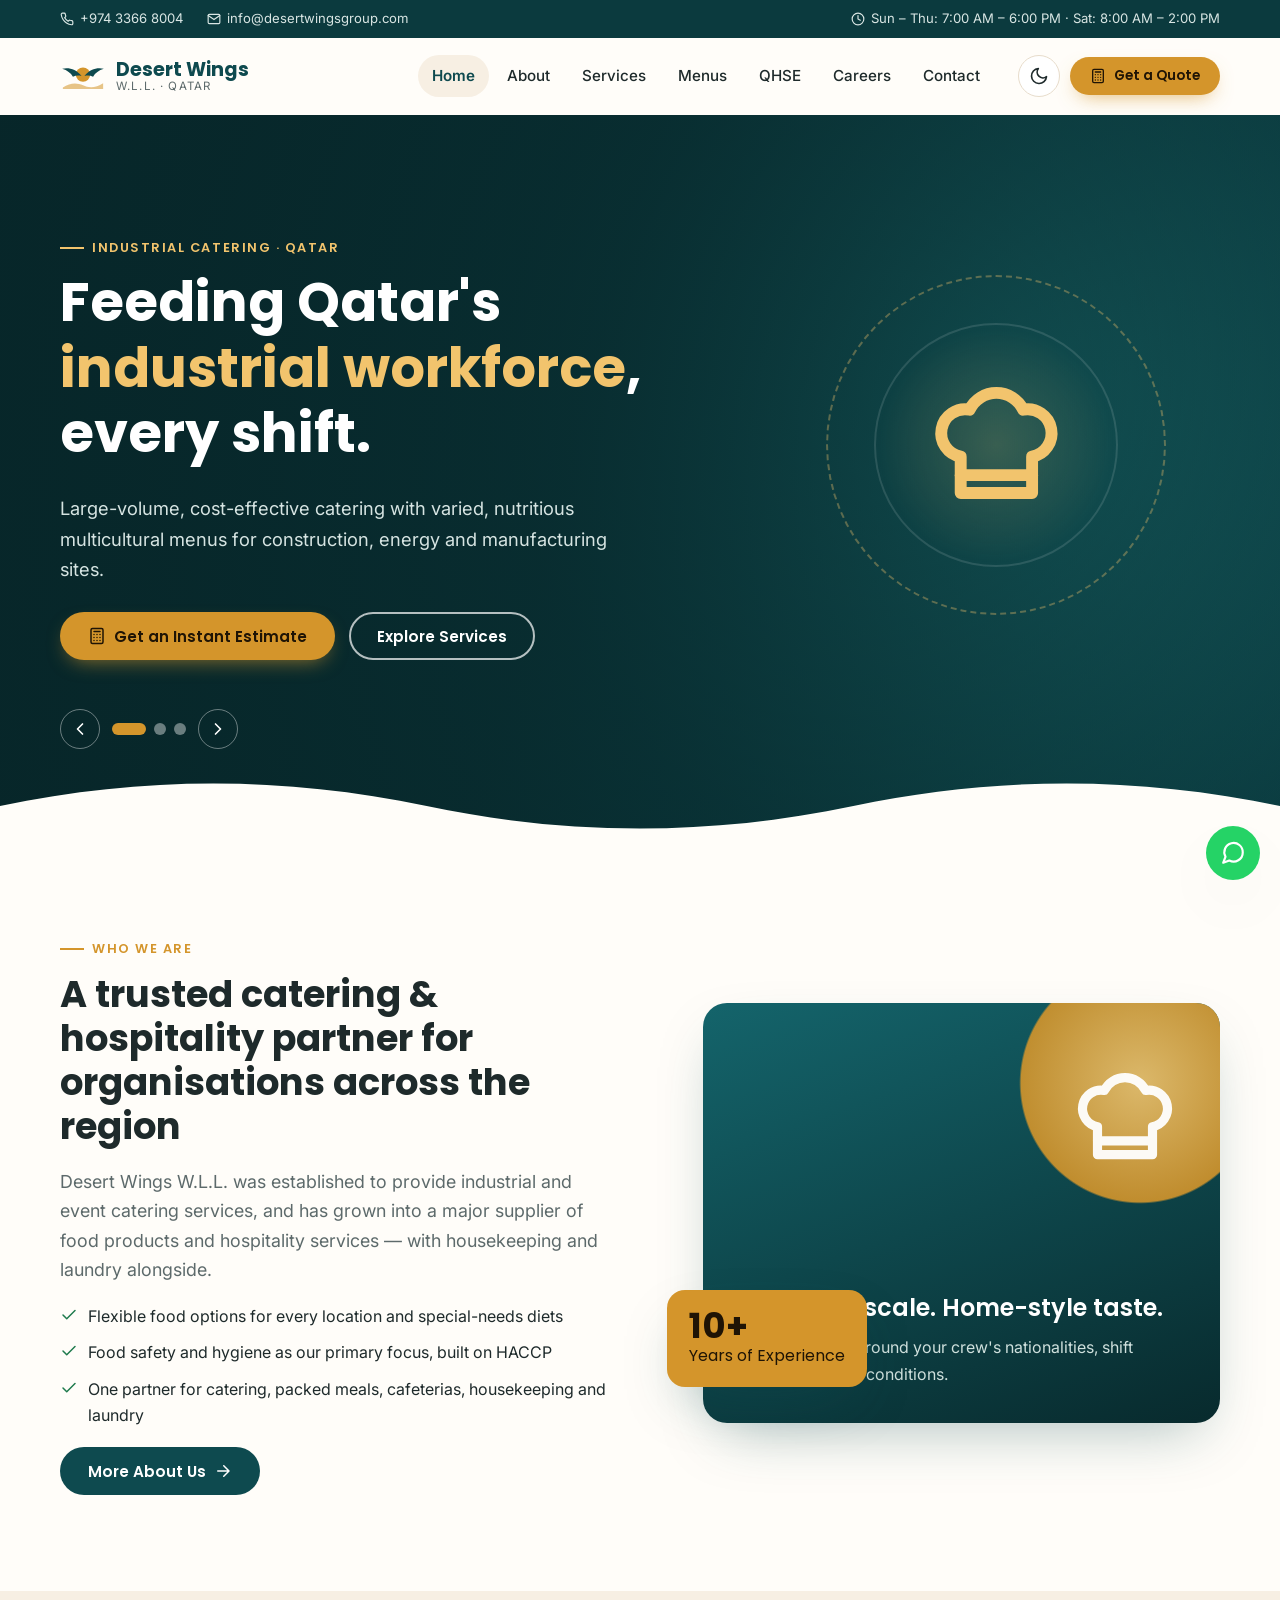
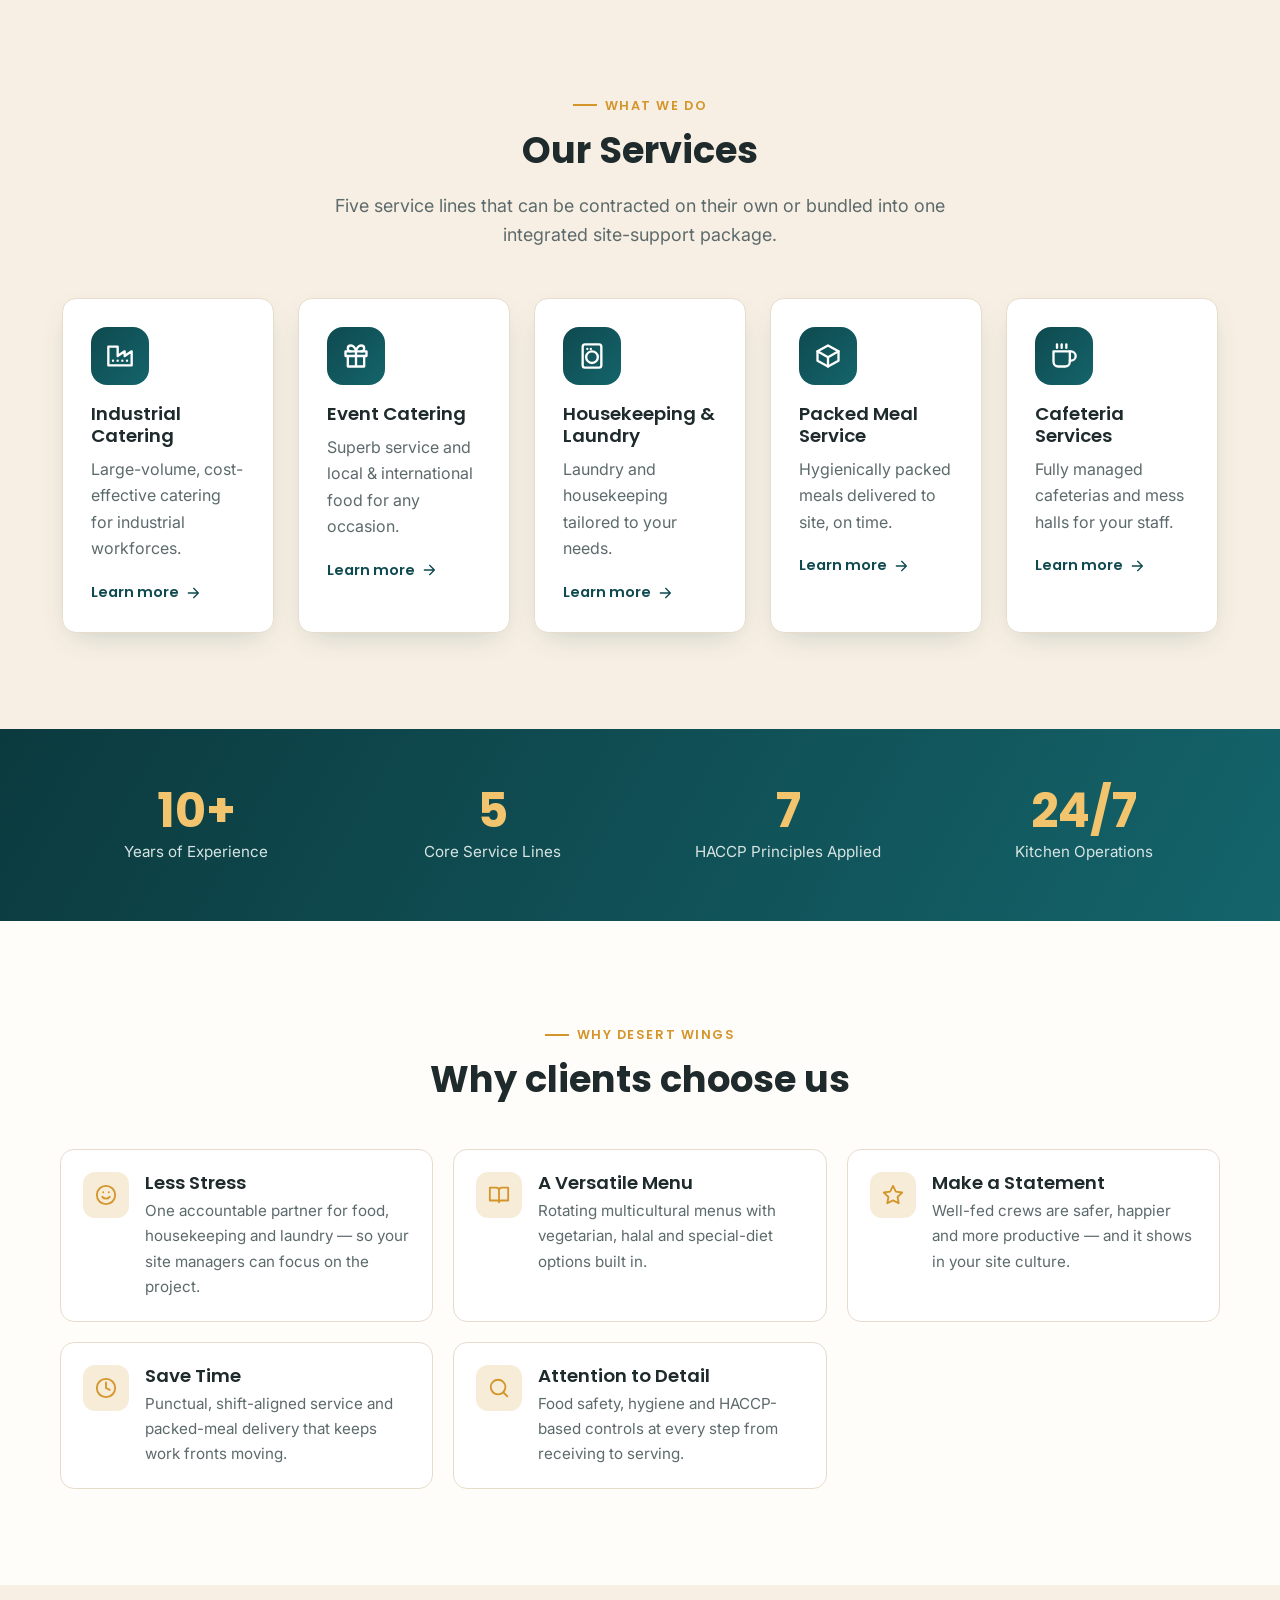
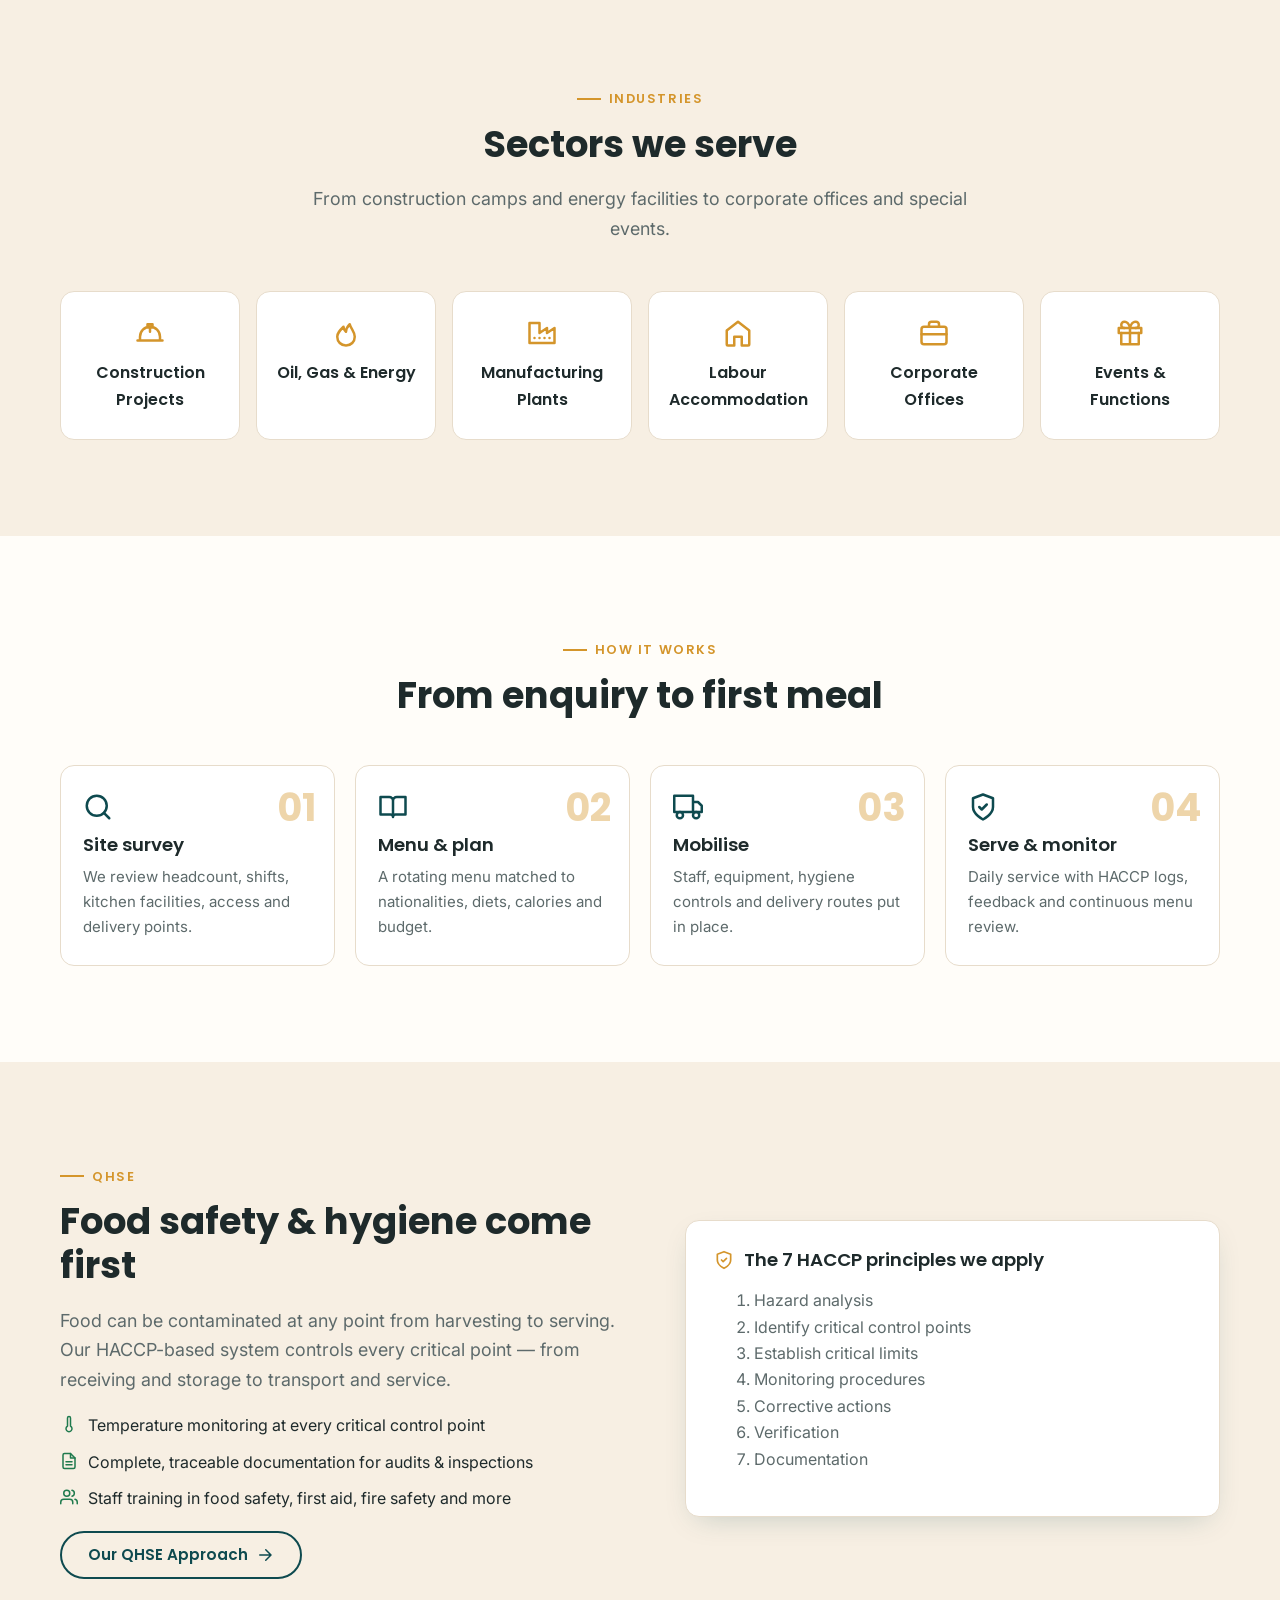
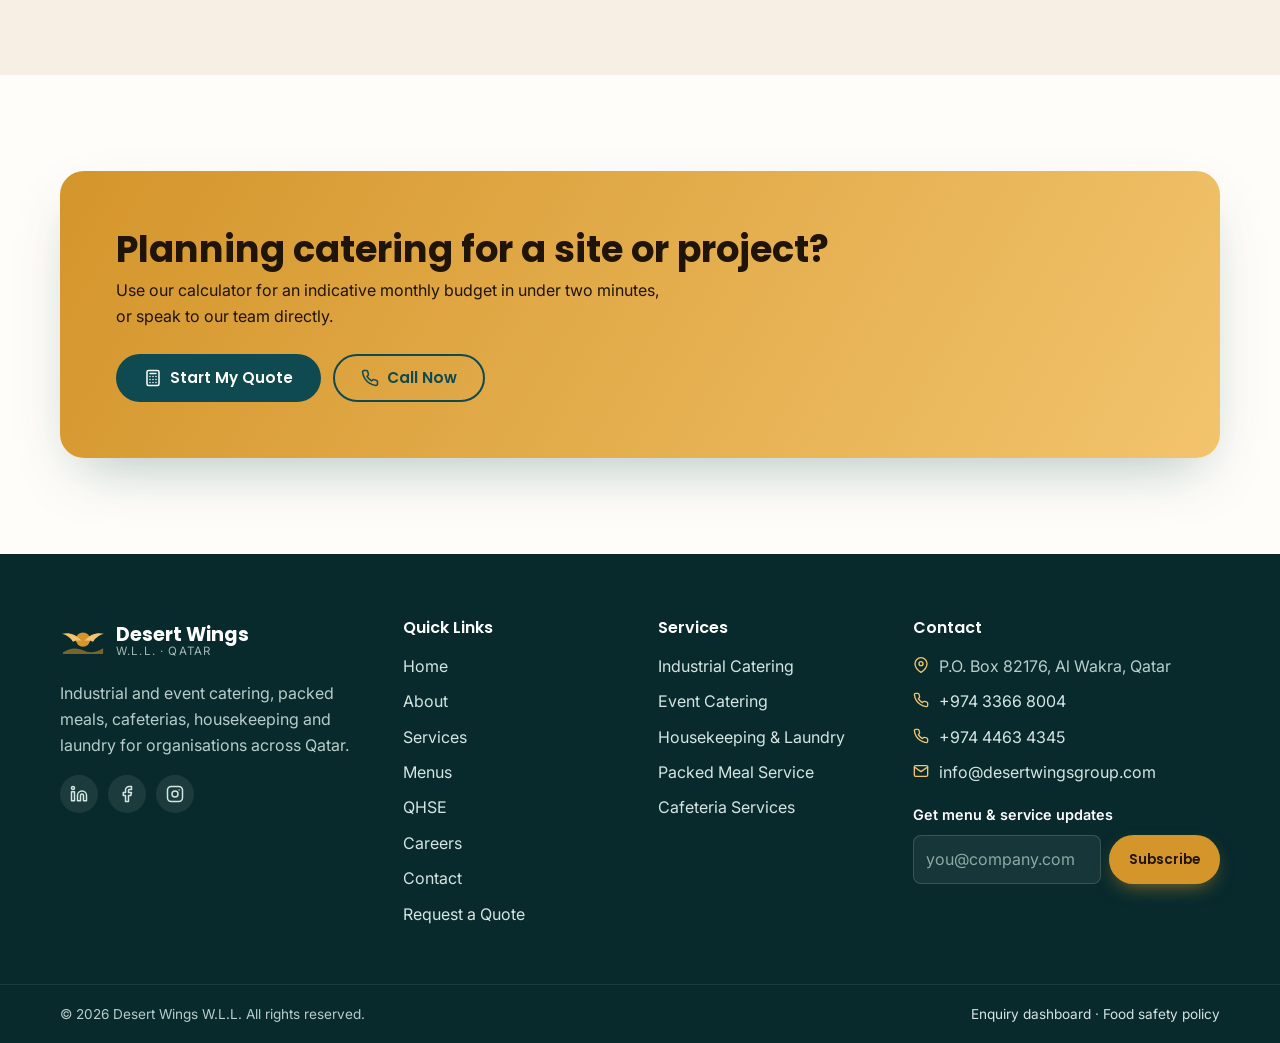
<file: index.html>
<!DOCTYPE html>
<html lang="en">
<head>
  <meta charset="UTF-8">
  <meta name="viewport" content="width=device-width, initial-scale=1">
  <title>Desert Wings W.L.L. | Industrial & Event Catering in Qatar</title>
  <meta name="description" content="Desert Wings W.L.L. provides industrial catering, event catering, packed meals, cafeteria management, housekeeping and laundry services across Qatar.">
  <meta property="og:title" content="Desert Wings W.L.L. — Industrial & Event Catering, Qatar">
  <meta property="og:description" content="Large-volume workforce catering, packed meals, cafeterias, housekeeping and laundry from Al Wakra, Qatar.">
  <meta property="og:type" content="website">
  <meta name="theme-color" content="#0e4a4f">
  <link rel="icon" href="images/favicon.svg" type="image/svg+xml">
  <link rel="preconnect" href="https://fonts.googleapis.com">
  <link rel="preconnect" href="https://fonts.gstatic.com" crossorigin>
  <link href="https://fonts.googleapis.com/css2?family=Inter:wght@400;500;600&family=Poppins:wght@500;600;700&display=swap" rel="stylesheet">
  <link rel="stylesheet" href="css/style.css">
  <!-- Apply saved theme before the page paints (prevents a flash of the wrong theme) -->
  <script>try{document.documentElement.dataset.theme=localStorage.getItem("dw_theme")||(matchMedia("(prefers-color-scheme: dark)").matches?"dark":"light")}catch(e){}</script>
  <!-- Structured data helps search engines show the business correctly -->
  <script type="application/ld+json">
  {
    "@context": "https://schema.org",
    "@type": "FoodEstablishment",
    "name": "Desert Wings W.L.L.",
    "servesCuisine": ["Indian", "Arabic", "Filipino", "Nepali", "Continental"],
    "telephone": "+974 3366 8004",
    "email": "info@desertwingsgroup.com",
    "url": "https://www.desertwingsgroup.com/",
    "address": { "@type": "PostalAddress", "postOfficeBoxNumber": "82176", "addressLocality": "Al Wakra", "addressCountry": "QA" }
  }
  </script>
</head>
<body>
  <div id="site-header"></div>

  <main id="main">
    <!-- ===== HERO SLIDER ===== -->
    <section class="hero" aria-roledescription="carousel" aria-label="Desert Wings highlights">
      <div class="slider" data-slider tabindex="0">
        <div class="slide" aria-roledescription="slide" aria-label="1 of 3">
          <div class="container slide-inner">
            <div class="slide-copy">
              <span class="eyebrow">Industrial Catering · Qatar</span>
              <h1>Feeding Qatar's <span>industrial workforce</span>, every shift.</h1>
              <p>Large-volume, cost-effective catering with varied, nutritious multicultural menus for construction, energy and manufacturing sites.</p>
              <div class="slide-actions">
                <a class="btn btn-primary" href="quote.html"><i data-icon="calc" data-size="18"></i> Get an Instant Estimate</a>
                <a class="btn btn-ghost-light" href="services.html">Explore Services</a>
              </div>
            </div>
            <div class="hero-art"><i data-icon="chef" data-size="140"></i></div>
          </div>
        </div>
        <div class="slide" aria-roledescription="slide" aria-label="2 of 3">
          <div class="container slide-inner">
            <div class="slide-copy">
              <span class="eyebrow">Packed Meal Service</span>
              <h2>Hygienic packed meals, <span>delivered on schedule.</span></h2>
              <p>Sealed, temperature-controlled meal boxes delivered straight to work fronts, field teams and remote locations.</p>
              <div class="slide-actions">
                <a class="btn btn-primary" href="services.html#packed">Packed Meals</a>
                <a class="btn btn-ghost-light" href="menu.html">View Sample Menu</a>
              </div>
            </div>
            <div class="hero-art"><i data-icon="truck" data-size="140"></i></div>
          </div>
        </div>
        <div class="slide" aria-roledescription="slide" aria-label="3 of 3">
          <div class="container slide-inner">
            <div class="slide-copy">
              <span class="eyebrow">Housekeeping & Laundry</span>
              <h2>Clean camps, fresh linen, <span>handled with care.</span></h2>
              <p>Housekeeping and laundry tailored to your needs — by staff who know how to treat every type of clothing material.</p>
              <div class="slide-actions">
                <a class="btn btn-primary" href="services.html#housekeeping">Housekeeping & Laundry</a>
                <a class="btn btn-ghost-light" href="contact.html">Talk to Us</a>
              </div>
            </div>
            <div class="hero-art"><i data-icon="laundry" data-size="140"></i></div>
          </div>
        </div>

        <div class="slider-controls">
          <div class="container">
            <button class="slider-arrow slider-prev" type="button" aria-label="Previous slide"><i data-icon="left" data-size="20"></i></button>
            <div class="slider-dots"></div>
            <button class="slider-arrow slider-next" type="button" aria-label="Next slide"><i data-icon="right" data-size="20"></i></button>
          </div>
        </div>
      </div>
      <!-- Decorative sand-dune divider -->
      <svg class="dunes" viewBox="0 0 1440 70" preserveAspectRatio="none" aria-hidden="true"><path fill="currentColor" d="M0 40c160-30 320-30 480 0s320 30 480 0 320-30 480 0v30H0z"/></svg>
    </section>

    <!-- ===== INTRO ===== -->
    <section class="section">
      <div class="container split">
        <div class="reveal">
          <span class="eyebrow">Who we are</span>
          <h2>A trusted catering & hospitality partner for organisations across the region</h2>
          <p class="lead">Desert Wings W.L.L. was established to provide industrial and event catering services, and has grown into a major supplier of food products and hospitality services — with housekeeping and laundry alongside.</p>
          <ul class="check-list">
            <li><i data-icon="check" data-size="18"></i> Flexible food options for every location and special-needs diets</li>
            <li><i data-icon="check" data-size="18"></i> Food safety and hygiene as our primary focus, built on HACCP</li>
            <li><i data-icon="check" data-size="18"></i> One partner for catering, packed meals, cafeterias, housekeeping and laundry</li>
          </ul>
          <a class="btn btn-dark" href="about.html">More About Us <i data-icon="arrow" data-size="18"></i></a>
        </div>
        <div class="exp-wrap reveal" style="--d:120ms">
          <div class="intro-visual">
            <i class="big-icon" data-icon="chef" data-size="110"></i>
            <h3>Industrial scale. Home-style taste.</h3>
            <p>Menus planned around your crew's nationalities, shift patterns and site conditions.</p>
          </div>
          <div class="exp-badge"><strong>10+</strong>Years of Experience</div>
        </div>
      </div>
    </section>

    <!-- ===== SERVICES ===== -->
    <section class="section section-alt" id="services">
      <div class="container">
        <div class="section-head reveal">
          <span class="eyebrow">What we do</span>
          <h2>Our Services</h2>
          <p class="lead">Five service lines that can be contracted on their own or bundled into one integrated site-support package.</p>
        </div>
        <div class="grid" id="serviceCards"><!-- filled by main.js from data.js --></div>
      </div>
    </section>

    <!-- ===== STATS ===== -->
    <section class="stats-band" aria-label="Key figures">
      <div class="container stats" id="statsGrid"><!-- filled by main.js --></div>
    </section>

    <!-- ===== WHY US ===== -->
    <section class="section">
      <div class="container">
        <div class="section-head reveal">
          <span class="eyebrow">Why Desert Wings</span>
          <h2>Why clients choose us</h2>
        </div>
        <div class="values" id="valueCards"><!-- filled by main.js --></div>
      </div>
    </section>

    <!-- ===== SECTORS ===== -->
    <section class="section section-alt">
      <div class="container">
        <div class="section-head reveal">
          <span class="eyebrow">Industries</span>
          <h2>Sectors we serve</h2>
          <p class="lead">From construction camps and energy facilities to corporate offices and special events.</p>
        </div>
        <div class="sectors" id="sectorGrid"><!-- filled by main.js --></div>
      </div>
    </section>

    <!-- ===== PROCESS ===== -->
    <section class="section">
      <div class="container">
        <div class="section-head reveal">
          <span class="eyebrow">How it works</span>
          <h2>From enquiry to first meal</h2>
        </div>
        <div class="process">
          <div class="process-step reveal"><i data-icon="search" data-size="30"></i><h3>Site survey</h3><p>We review headcount, shifts, kitchen facilities, access and delivery points.</p></div>
          <div class="process-step reveal" style="--d:80ms"><i data-icon="menu" data-size="30"></i><h3>Menu & plan</h3><p>A rotating menu matched to nationalities, diets, calories and budget.</p></div>
          <div class="process-step reveal" style="--d:160ms"><i data-icon="truck" data-size="30"></i><h3>Mobilise</h3><p>Staff, equipment, hygiene controls and delivery routes put in place.</p></div>
          <div class="process-step reveal" style="--d:240ms"><i data-icon="shield" data-size="30"></i><h3>Serve & monitor</h3><p>Daily service with HACCP logs, feedback and continuous menu review.</p></div>
        </div>
      </div>
    </section>

    <!-- ===== FOOD SAFETY TEASER ===== -->
    <section class="section section-alt">
      <div class="container split">
        <div class="reveal">
          <span class="eyebrow">QHSE</span>
          <h2>Food safety & hygiene come first</h2>
          <p class="lead">Food can be contaminated at any point from harvesting to serving. Our HACCP-based system controls every critical point — from receiving and storage to transport and service.</p>
          <ul class="check-list">
            <li><i data-icon="thermo" data-size="18"></i> Temperature monitoring at every critical control point</li>
            <li><i data-icon="file" data-size="18"></i> Complete, traceable documentation for audits & inspections</li>
            <li><i data-icon="users" data-size="18"></i> Staff training in food safety, first aid, fire safety and more</li>
          </ul>
          <a class="btn btn-outline" href="qhse.html">Our QHSE Approach <i data-icon="arrow" data-size="18"></i></a>
        </div>
        <div class="reveal" style="--d:120ms">
          <div class="card">
            <h3><i data-icon="shield" data-size="20"></i> The 7 HACCP principles we apply</h3>
            <ol class="muted">
              <li>Hazard analysis</li><li>Identify critical control points</li><li>Establish critical limits</li>
              <li>Monitoring procedures</li><li>Corrective actions</li><li>Verification</li><li>Documentation</li>
            </ol>
          </div>
        </div>
      </div>
    </section>

    <!-- ===== CTA ===== -->
    <section class="section">
      <div class="container">
        <div class="cta-band reveal">
          <div>
            <h2>Planning catering for a site or project?</h2>
            <p>Use our calculator for an indicative monthly budget in under two minutes, or speak to our team directly.</p>
          </div>
          <div class="cta-actions">
            <a class="btn btn-dark" href="quote.html"><i data-icon="calc" data-size="18"></i> Start My Quote</a>
            <a class="btn btn-outline" href="tel:+97433668004"><i data-icon="phone" data-size="18"></i> Call Now</a>
          </div>
        </div>
      </div>
    </section>
  </main>

  <div id="site-footer"></div>

  <script src="js/data.js"></script>
  <script src="js/components.js"></script>
  <script src="js/main.js"></script>
</body>
</html>
</file>
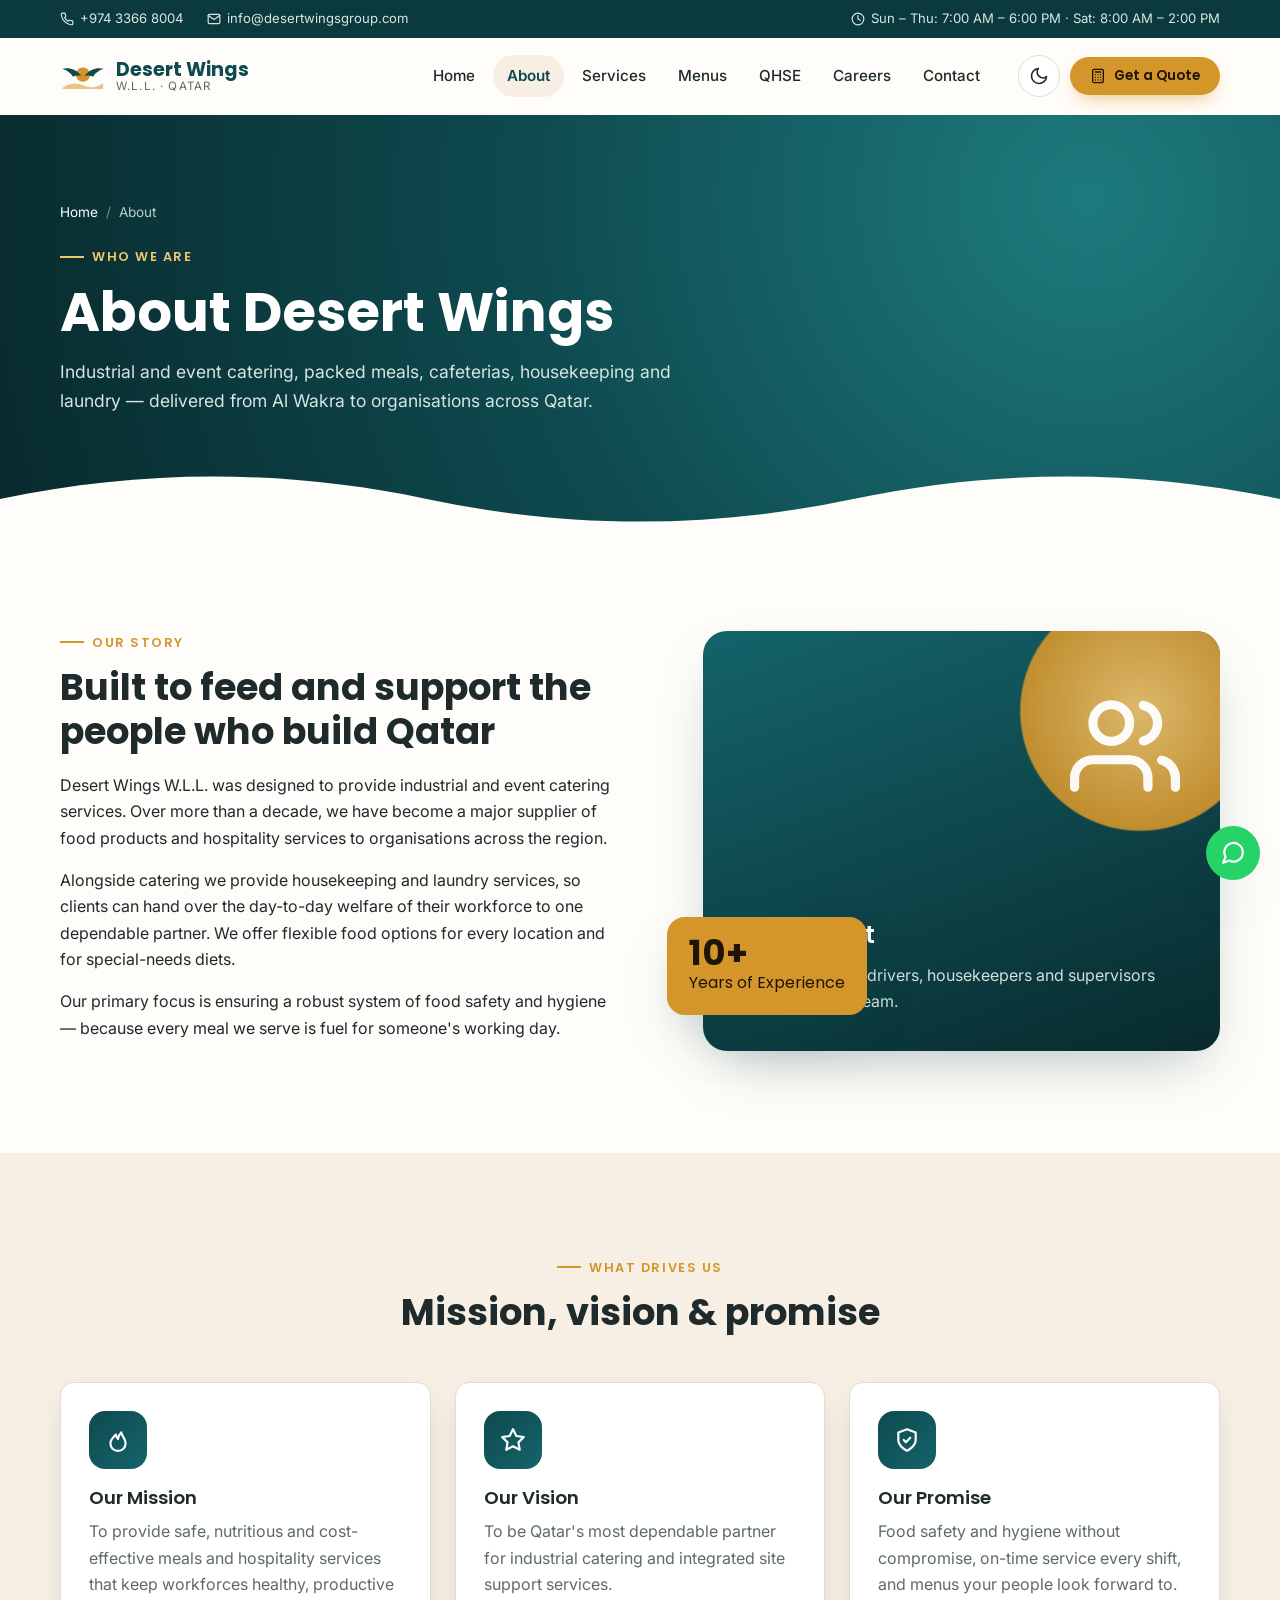
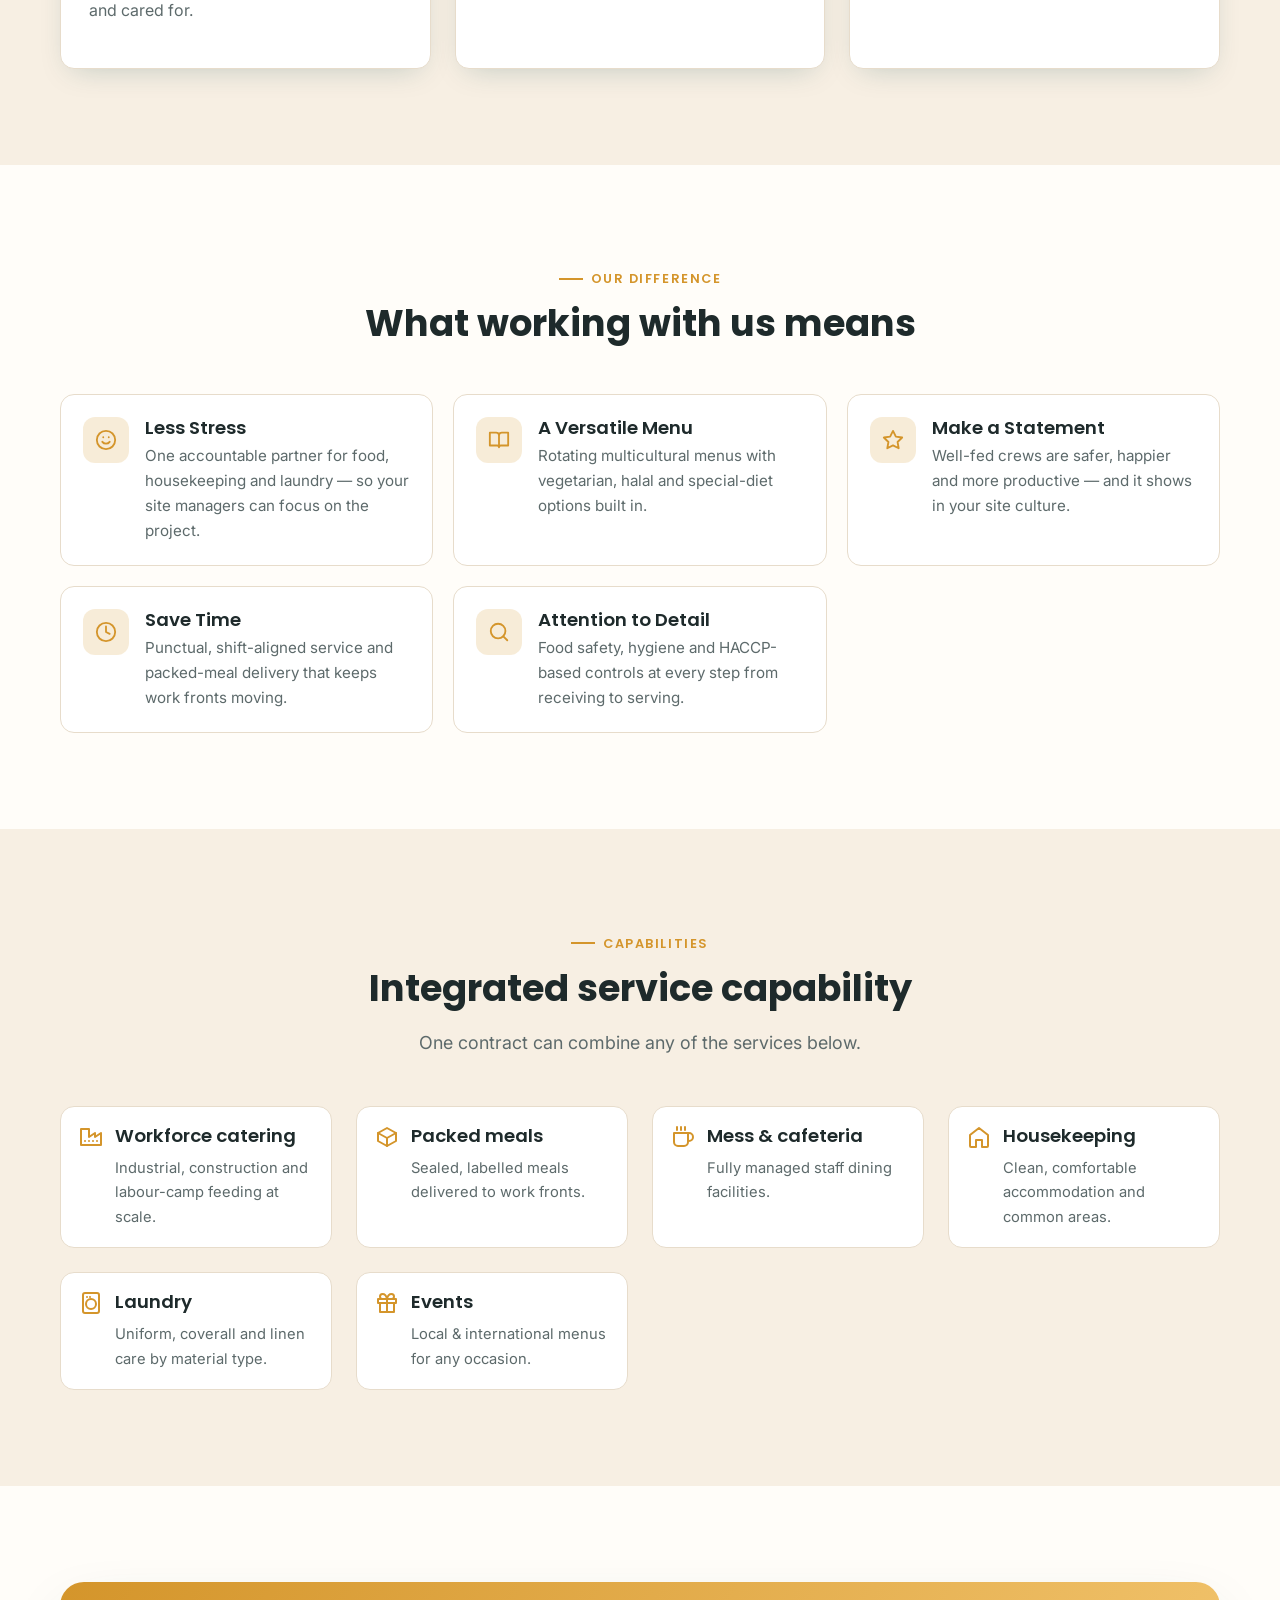
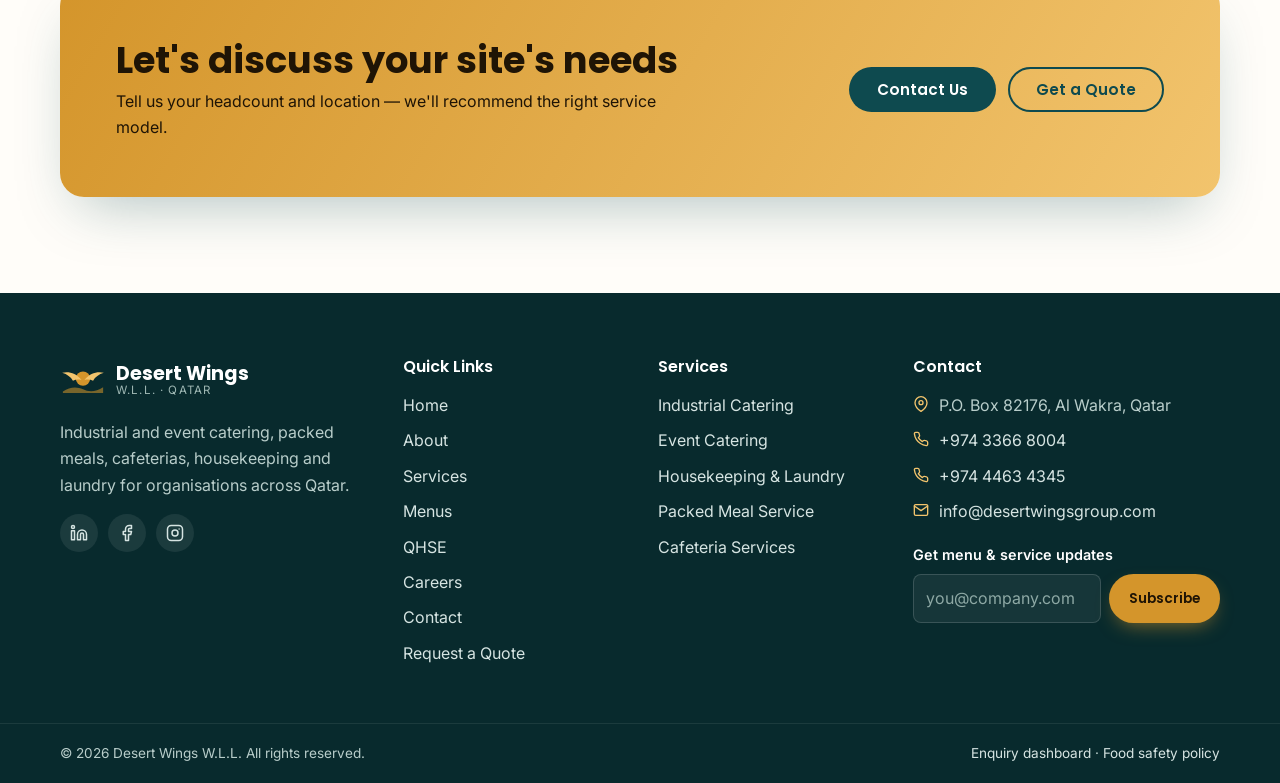
<file: about.html>
<!DOCTYPE html>
<html lang="en">
<head>
  <meta charset="UTF-8">
  <meta name="viewport" content="width=device-width, initial-scale=1">
  <title>About Us | Desert Wings W.L.L.</title>
  <meta name="description" content="Learn about Desert Wings W.L.L., an Al Wakra–based provider of industrial and event catering, housekeeping and laundry services in Qatar.">
  <meta name="theme-color" content="#0e4a4f">
  <link rel="icon" href="images/favicon.svg" type="image/svg+xml">
  <link rel="preconnect" href="https://fonts.googleapis.com">
  <link rel="preconnect" href="https://fonts.gstatic.com" crossorigin>
  <link href="https://fonts.googleapis.com/css2?family=Inter:wght@400;500;600&family=Poppins:wght@500;600;700&display=swap" rel="stylesheet">
  <link rel="stylesheet" href="css/style.css">
  <script>try{document.documentElement.dataset.theme=localStorage.getItem("dw_theme")||(matchMedia("(prefers-color-scheme: dark)").matches?"dark":"light")}catch(e){}</script>
</head>
<body>
  <div id="site-header"></div>

  <main id="main">
    <section class="page-hero">
      <div class="container">
        <ol class="breadcrumb"><li><a href="index.html">Home</a></li><li aria-current="page">About</li></ol>
        <span class="eyebrow">Who we are</span>
        <h1>About Desert Wings</h1>
        <p>Industrial and event catering, packed meals, cafeterias, housekeeping and laundry — delivered from Al Wakra to organisations across Qatar.</p>
      </div>
      <svg class="dunes" viewBox="0 0 1440 70" preserveAspectRatio="none" aria-hidden="true"><path fill="currentColor" d="M0 40c160-30 320-30 480 0s320 30 480 0 320-30 480 0v30H0z"/></svg>
    </section>

    <!-- Story -->
    <section class="section">
      <div class="container split">
        <div class="reveal">
          <span class="eyebrow">Our story</span>
          <h2>Built to feed and support the people who build Qatar</h2>
          <p>Desert Wings W.L.L. was designed to provide industrial and event catering services. Over more than a decade, we have become a major supplier of food products and hospitality services to organisations across the region.</p>
          <p>Alongside catering we provide housekeeping and laundry services, so clients can hand over the day-to-day welfare of their workforce to one dependable partner. We offer flexible food options for every location and for special-needs diets.</p>
          <p>Our primary focus is ensuring a robust system of food safety and hygiene — because every meal we serve is fuel for someone's working day.</p>
        </div>
        <div class="exp-wrap reveal" style="--d:120ms">
          <div class="intro-visual">
            <i class="big-icon" data-icon="users" data-size="110"></i>
            <h3>People first</h3>
            <p>Chefs, stewards, drivers, housekeepers and supervisors working as one team.</p>
          </div>
          <div class="exp-badge"><strong>10+</strong>Years of Experience</div>
        </div>
      </div>
    </section>

    <!-- Mission / Vision / Promise -->
    <section class="section section-alt">
      <div class="container">
        <div class="section-head reveal">
          <span class="eyebrow">What drives us</span>
          <h2>Mission, vision & promise</h2>
        </div>
        <div class="grid grid-3">
          <article class="card reveal">
            <div class="card-icon"><i data-icon="flame" data-size="26"></i></div>
            <h3>Our Mission</h3>
            <p class="muted">To provide safe, nutritious and cost-effective meals and hospitality services that keep workforces healthy, productive and cared for.</p>
          </article>
          <article class="card reveal" style="--d:80ms">
            <div class="card-icon"><i data-icon="star" data-size="26"></i></div>
            <h3>Our Vision</h3>
            <p class="muted">To be Qatar's most dependable partner for industrial catering and integrated site support services.</p>
          </article>
          <article class="card reveal" style="--d:160ms">
            <div class="card-icon"><i data-icon="shield" data-size="26"></i></div>
            <h3>Our Promise</h3>
            <p class="muted">Food safety and hygiene without compromise, on-time service every shift, and menus your people look forward to.</p>
          </article>
        </div>
      </div>
    </section>

    <!-- Values -->
    <section class="section">
      <div class="container">
        <div class="section-head reveal">
          <span class="eyebrow">Our difference</span>
          <h2>What working with us means</h2>
        </div>
        <div class="values" id="valueCards"></div>
      </div>
    </section>

    <!-- Capabilities matrix -->
    <section class="section section-alt">
      <div class="container">
        <div class="section-head reveal">
          <span class="eyebrow">Capabilities</span>
          <h2>Integrated service capability</h2>
          <p class="lead">One contract can combine any of the services below.</p>
        </div>
        <div class="grid grid-auto">
          <div class="perk reveal"><i data-icon="factory"></i><div><h3>Workforce catering</h3><p>Industrial, construction and labour-camp feeding at scale.</p></div></div>
          <div class="perk reveal"><i data-icon="box"></i><div><h3>Packed meals</h3><p>Sealed, labelled meals delivered to work fronts.</p></div></div>
          <div class="perk reveal"><i data-icon="coffee"></i><div><h3>Mess & cafeteria</h3><p>Fully managed staff dining facilities.</p></div></div>
          <div class="perk reveal"><i data-icon="home"></i><div><h3>Housekeeping</h3><p>Clean, comfortable accommodation and common areas.</p></div></div>
          <div class="perk reveal"><i data-icon="laundry"></i><div><h3>Laundry</h3><p>Uniform, coverall and linen care by material type.</p></div></div>
          <div class="perk reveal"><i data-icon="party"></i><div><h3>Events</h3><p>Local & international menus for any occasion.</p></div></div>
        </div>
      </div>
    </section>

    <section class="section">
      <div class="container">
        <div class="cta-band reveal">
          <div>
            <h2>Let's discuss your site's needs</h2>
            <p>Tell us your headcount and location — we'll recommend the right service model.</p>
          </div>
          <div class="cta-actions">
            <a class="btn btn-dark" href="contact.html">Contact Us</a>
            <a class="btn btn-outline" href="quote.html">Get a Quote</a>
          </div>
        </div>
      </div>
    </section>
  </main>

  <div id="site-footer"></div>

  <script src="js/data.js"></script>
  <script src="js/components.js"></script>
  <script src="js/main.js"></script>
</body>
</html>
</file>
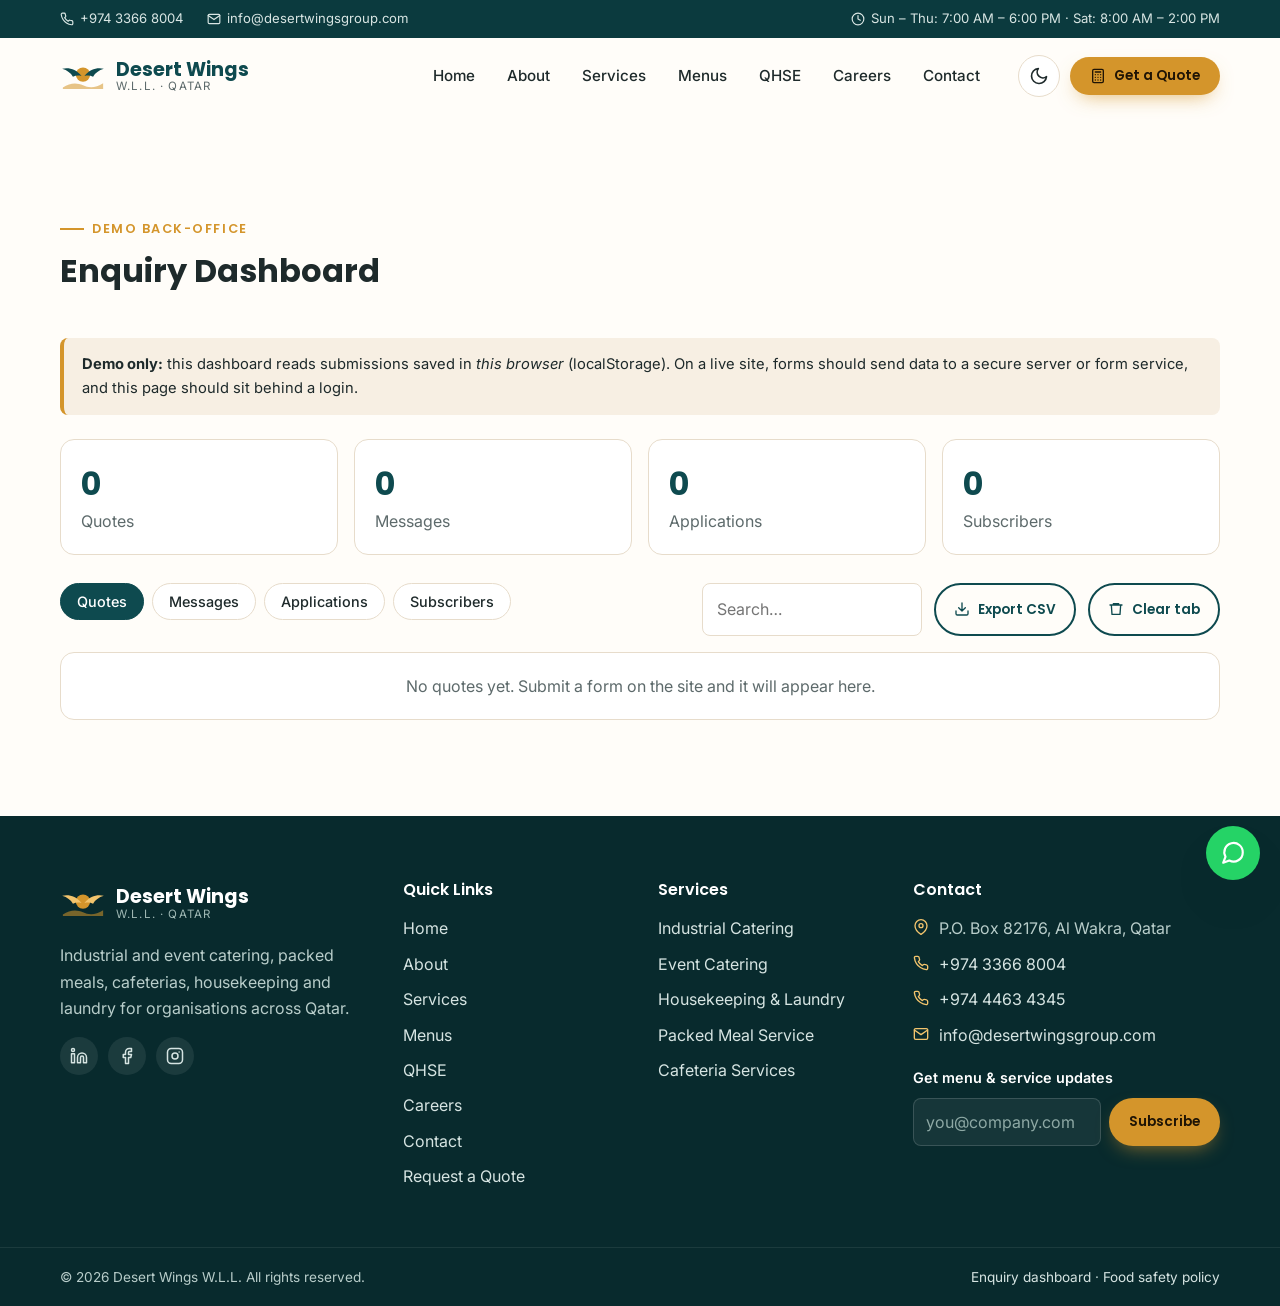
<file: admin.html>
<!DOCTYPE html>
<html lang="en">
<head>
  <meta charset="UTF-8">
  <meta name="viewport" content="width=device-width, initial-scale=1">
  <title>Enquiry Dashboard | Desert Wings W.L.L.</title>
  <meta name="robots" content="noindex, nofollow">
  <meta name="theme-color" content="#0e4a4f">
  <link rel="icon" href="images/favicon.svg" type="image/svg+xml">
  <link rel="preconnect" href="https://fonts.googleapis.com">
  <link rel="preconnect" href="https://fonts.gstatic.com" crossorigin>
  <link href="https://fonts.googleapis.com/css2?family=Inter:wght@400;500;600&family=Poppins:wght@500;600;700&display=swap" rel="stylesheet">
  <link rel="stylesheet" href="css/style.css">
  <script>try{document.documentElement.dataset.theme=localStorage.getItem("dw_theme")||(matchMedia("(prefers-color-scheme: dark)").matches?"dark":"light")}catch(e){}</script>
</head>
<body>
  <div id="site-header"></div>

  <main id="main">
    <section class="section">
      <div class="container">
        <div class="section-head left">
          <span class="eyebrow">Demo back-office</span>
          <h1 style="font-size:2rem">Enquiry Dashboard</h1>
        </div>
        <p class="notice"><strong>Demo only:</strong> this dashboard reads submissions saved in <em>this browser</em> (localStorage). On a live site, forms should send data to a secure server or form service, and this page should sit behind a login.</p>

        <div class="admin-stats" id="adminStats"></div>

        <div class="admin-toolbar">
          <div class="admin-tabs" id="adminTabs"></div>
          <div class="btn-row">
            <input id="adminSearch" type="search" placeholder="Search…" aria-label="Search submissions" style="max-width:220px">
            <button class="btn btn-outline btn-sm" type="button" id="exportCsv"><i data-icon="download" data-size="16"></i> Export CSV</button>
            <button class="btn btn-outline btn-sm" type="button" id="clearAll"><i data-icon="trash" data-size="16"></i> Clear tab</button>
          </div>
        </div>

        <div class="table-wrap" id="adminTable"></div>
      </div>
    </section>
  </main>

  <div id="site-footer"></div>

  <script src="js/data.js"></script>
  <script src="js/components.js"></script>
  <script src="js/main.js"></script>
  <script src="js/admin.js"></script>
</body>
</html>
</file>
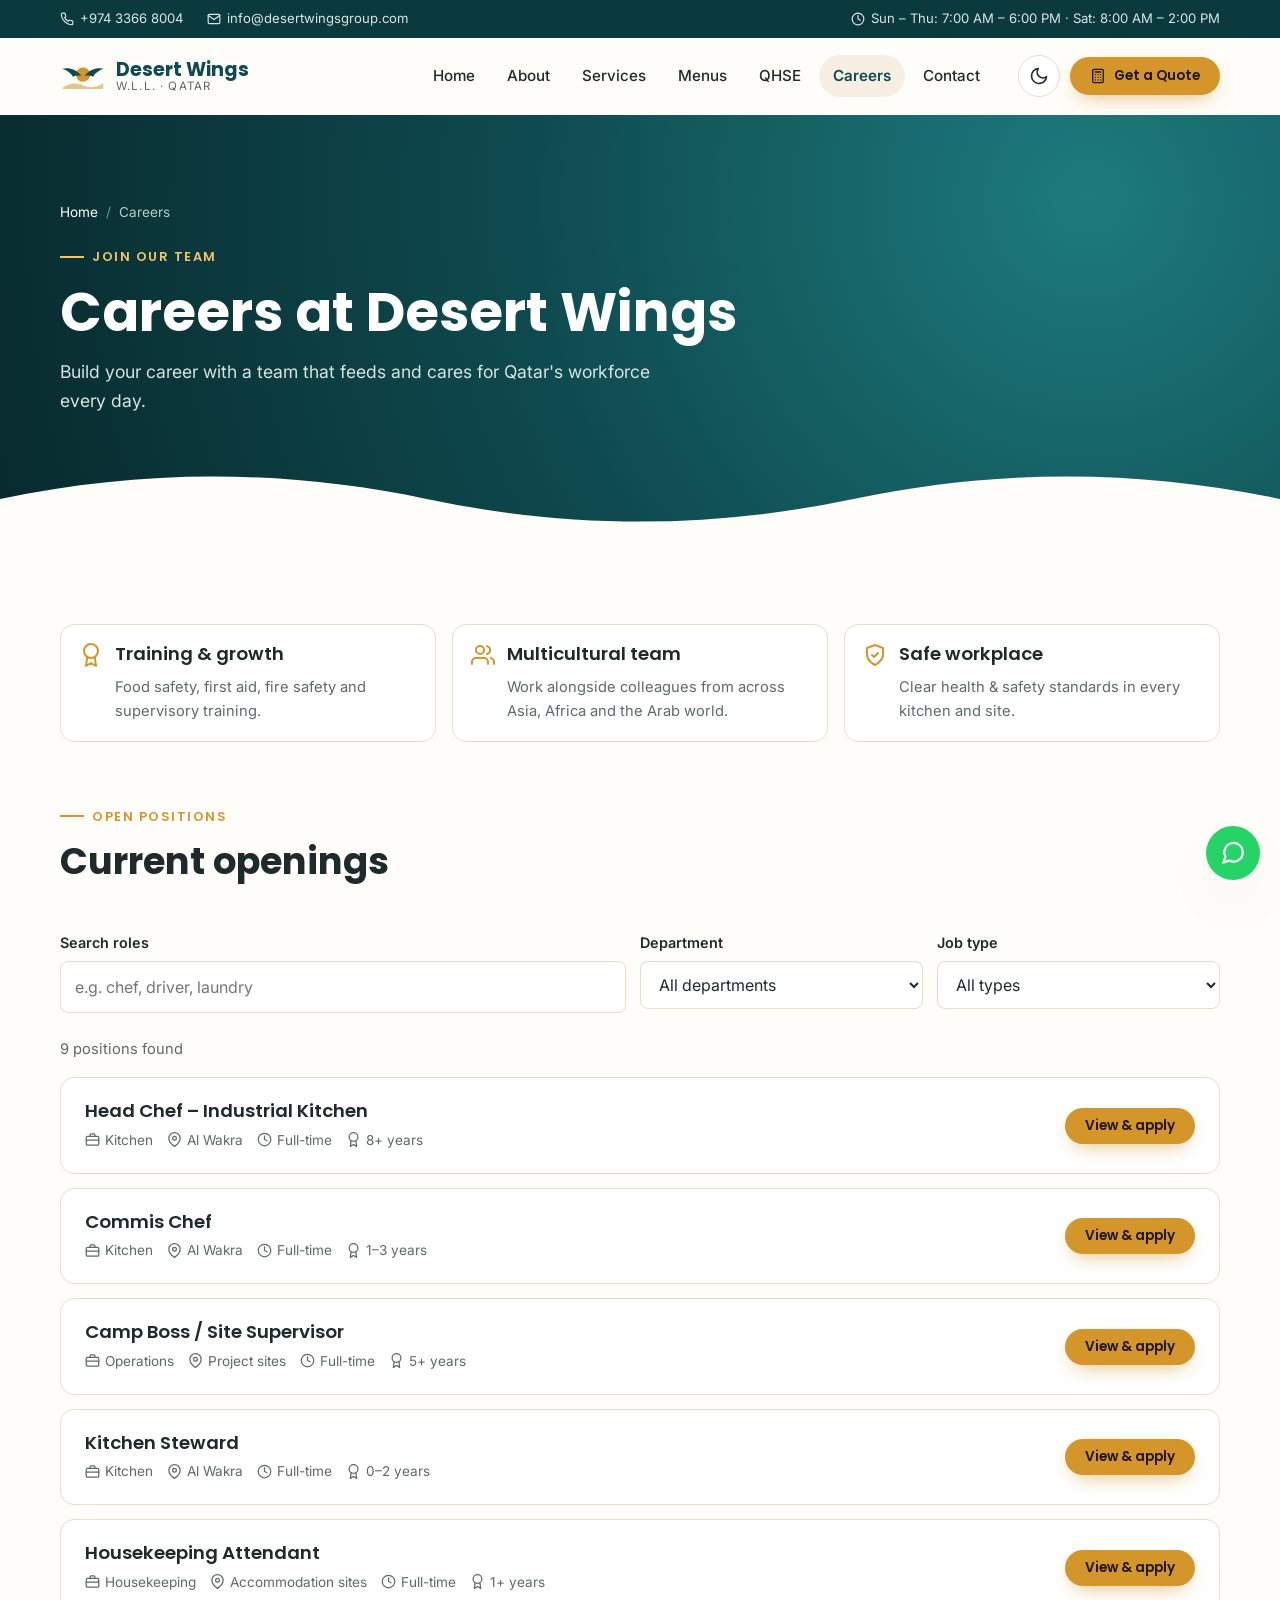
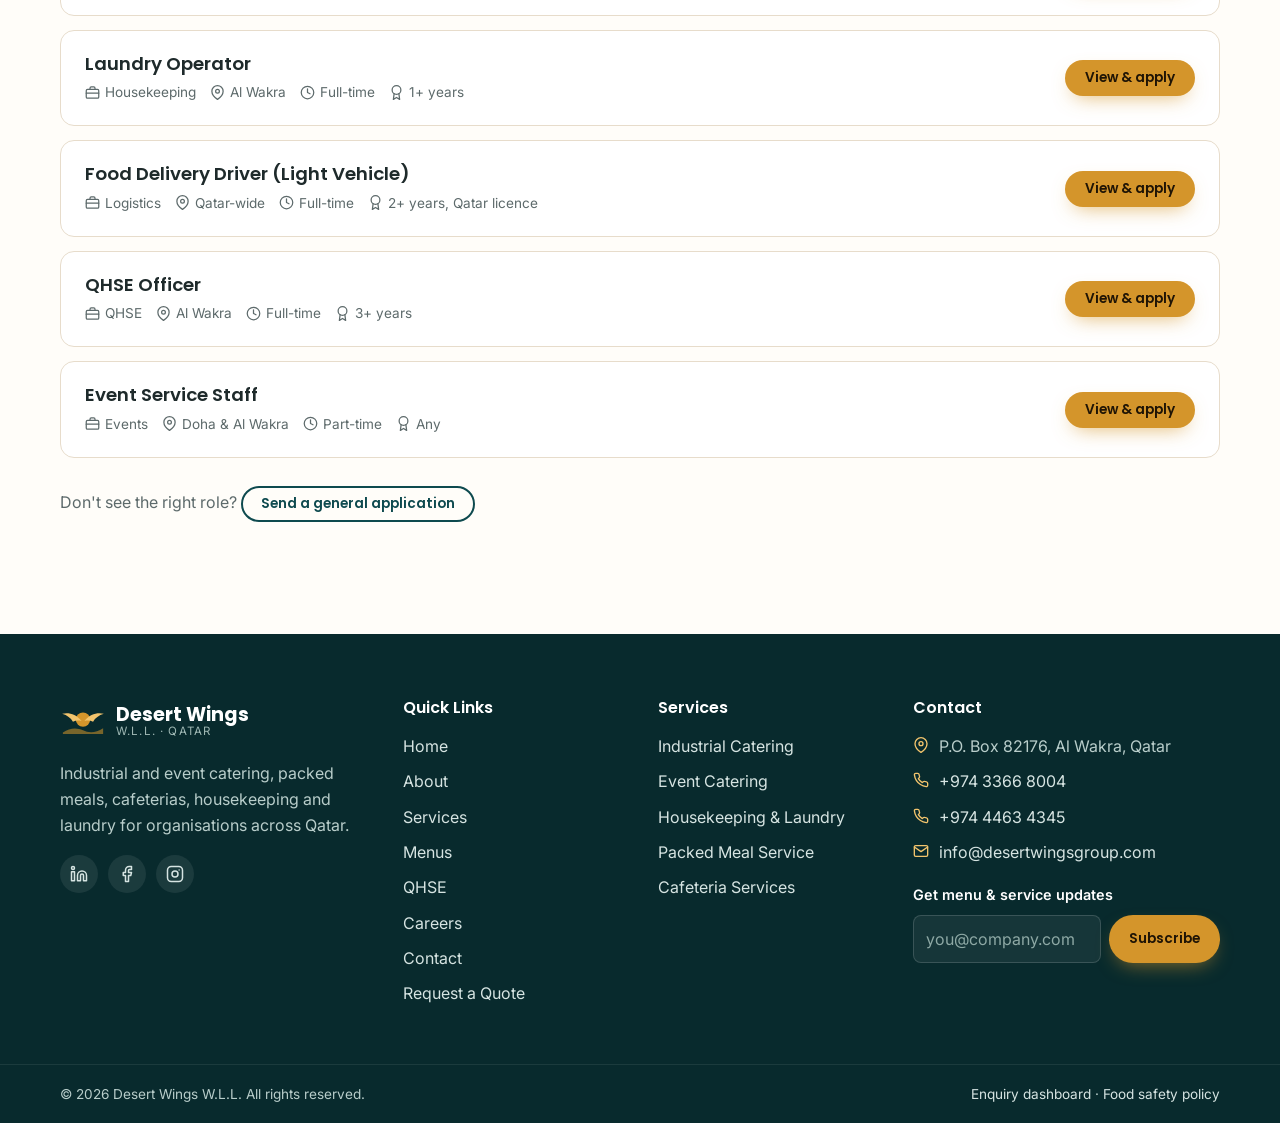
<file: careers.html>
<!DOCTYPE html>
<html lang="en">
<head>
  <meta charset="UTF-8">
  <meta name="viewport" content="width=device-width, initial-scale=1">
  <title>Careers | Desert Wings W.L.L.</title>
  <meta name="description" content="Join Desert Wings W.L.L. — chef, kitchen, housekeeping, laundry, logistics and QHSE roles in Qatar.">
  <meta name="theme-color" content="#0e4a4f">
  <link rel="icon" href="images/favicon.svg" type="image/svg+xml">
  <link rel="preconnect" href="https://fonts.googleapis.com">
  <link rel="preconnect" href="https://fonts.gstatic.com" crossorigin>
  <link href="https://fonts.googleapis.com/css2?family=Inter:wght@400;500;600&family=Poppins:wght@500;600;700&display=swap" rel="stylesheet">
  <link rel="stylesheet" href="css/style.css">
  <script>try{document.documentElement.dataset.theme=localStorage.getItem("dw_theme")||(matchMedia("(prefers-color-scheme: dark)").matches?"dark":"light")}catch(e){}</script>
</head>
<body>
  <div id="site-header"></div>

  <main id="main">
    <section class="page-hero">
      <div class="container">
        <ol class="breadcrumb"><li><a href="index.html">Home</a></li><li aria-current="page">Careers</li></ol>
        <span class="eyebrow">Join our team</span>
        <h1>Careers at Desert Wings</h1>
        <p>Build your career with a team that feeds and cares for Qatar's workforce every day.</p>
      </div>
      <svg class="dunes" viewBox="0 0 1440 70" preserveAspectRatio="none" aria-hidden="true"><path fill="currentColor" d="M0 40c160-30 320-30 480 0s320 30 480 0 320-30 480 0v30H0z"/></svg>
    </section>

    <section class="section">
      <div class="container">
        <div class="perks" style="margin-bottom:56px">
          <div class="perk reveal"><i data-icon="award"></i><div><h3>Training & growth</h3><p>Food safety, first aid, fire safety and supervisory training.</p></div></div>
          <div class="perk reveal" style="--d:80ms"><i data-icon="users"></i><div><h3>Multicultural team</h3><p>Work alongside colleagues from across Asia, Africa and the Arab world.</p></div></div>
          <div class="perk reveal" style="--d:160ms"><i data-icon="shield"></i><div><h3>Safe workplace</h3><p>Clear health & safety standards in every kitchen and site.</p></div></div>
        </div>

        <div class="section-head left">
          <span class="eyebrow">Open positions</span>
          <h2>Current openings</h2>
        </div>

        <div class="job-filters">
          <div class="field">
            <label for="jobSearch">Search roles</label>
            <input id="jobSearch" type="search" placeholder="e.g. chef, driver, laundry">
          </div>
          <div class="field">
            <label for="jobDept">Department</label>
            <select id="jobDept"><option value="">All departments</option></select>
          </div>
          <div class="field">
            <label for="jobType">Job type</label>
            <select id="jobType"><option value="">All types</option></select>
          </div>
        </div>
        <p class="job-count" id="jobCount" aria-live="polite"></p>
        <div class="jobs" id="jobList"></div>

        <p class="muted" style="margin-top:28px">Don't see the right role? <button class="btn btn-outline btn-sm" type="button" data-apply="General">Send a general application</button></p>
      </div>
    </section>
  </main>

  <!-- Job details & application modal (native <dialog>) -->
  <dialog class="modal" id="jobModal" aria-labelledby="modalTitle">
    <div class="modal-head">
      <div>
        <span class="eyebrow" id="modalDept">Application</span>
        <h2 id="modalTitle" style="font-size:1.4rem">Apply</h2>
      </div>
      <button class="icon-btn" type="button" id="modalClose" aria-label="Close"><i data-icon="x" data-size="20"></i></button>
    </div>
    <div class="modal-body">
      <p class="muted" id="modalDesc"></p>
      <form id="applyForm" novalidate>
        <input type="hidden" name="position" id="applyPosition">
        <div class="form-grid">
          <div class="field">
            <label for="aName">Full name <span class="req">*</span></label>
            <input id="aName" name="fullName" required minlength="2" autocomplete="name">
            <small class="field-error"></small>
          </div>
          <div class="field">
            <label for="aEmail">Email <span class="req">*</span></label>
            <input id="aEmail" name="email" type="email" required autocomplete="email">
            <small class="field-error"></small>
          </div>
          <div class="field">
            <label for="aPhone">Phone / WhatsApp <span class="req">*</span></label>
            <input id="aPhone" name="phone" type="tel" required pattern="[+]?[0-9 \-]{8,16}" data-pattern-msg="Enter a valid phone number" autocomplete="tel">
            <small class="field-error"></small>
          </div>
          <div class="field">
            <label for="aExp">Years of experience <span class="req">*</span></label>
            <input id="aExp" name="experience" type="number" min="0" max="50" required>
            <small class="field-error"></small>
          </div>
          <div class="field">
            <label for="aNat">Nationality</label>
            <input id="aNat" name="nationality">
          </div>
          <div class="field">
            <label for="aInQatar">Currently in Qatar?</label>
            <select id="aInQatar" name="inQatar"><option>Yes — transferable visa</option><option>Yes — not transferable</option><option>No — outside Qatar</option></select>
          </div>
          <div class="field full">
            <label for="aCv">CV / Resume (PDF or Word, max 2 MB) <span class="req">*</span></label>
            <input id="aCv" name="cv" type="file" accept=".pdf,.doc,.docx" required>
            <small class="field-error"></small>
          </div>
          <div class="field full">
            <label for="aMsg">Short cover note</label>
            <textarea id="aMsg" name="message" rows="3"></textarea>
          </div>
        </div>
        <div class="step-actions">
          <button class="btn btn-outline" type="button" id="applyCancel">Cancel</button>
          <button class="btn btn-primary" type="submit">Submit application</button>
        </div>
      </form>
    </div>
  </dialog>

  <div id="site-footer"></div>

  <script src="js/data.js"></script>
  <script src="js/components.js"></script>
  <script src="js/main.js"></script>
  <script src="js/careers.js"></script>
</body>
</html>
</file>
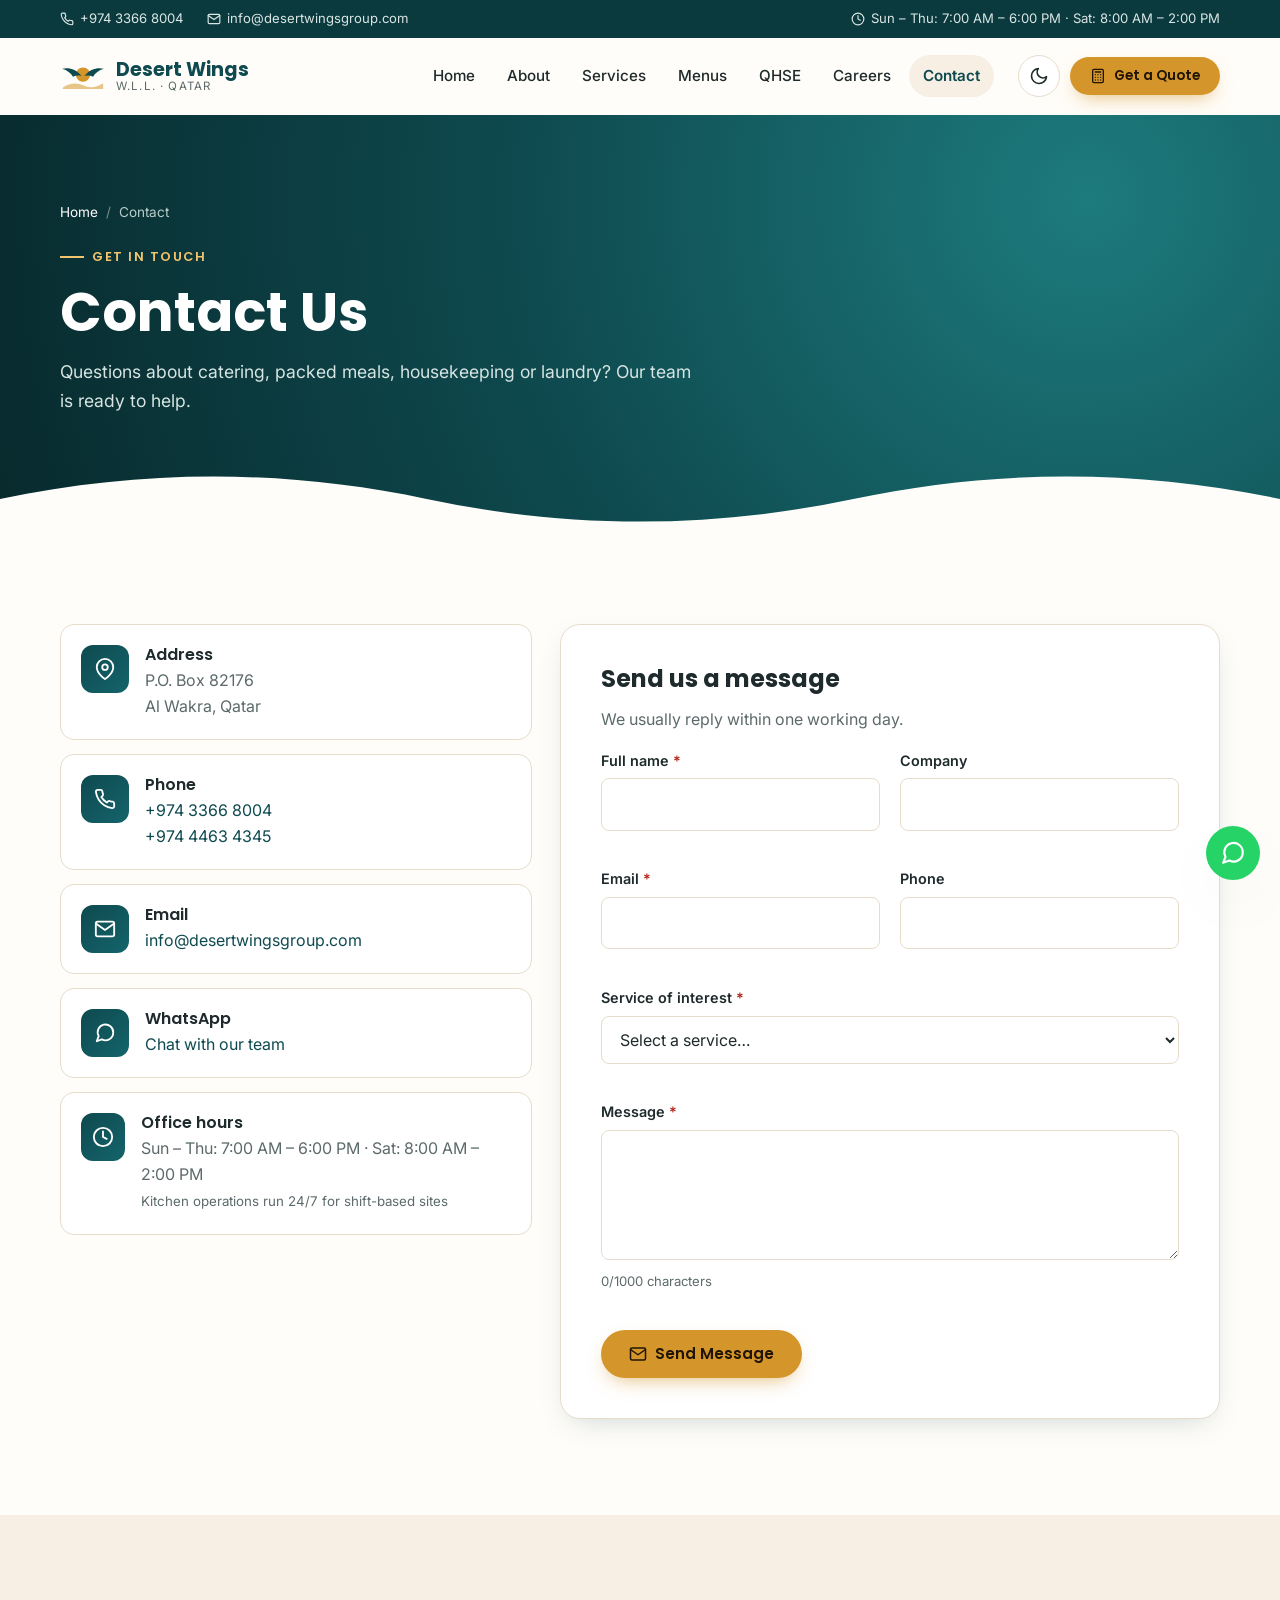
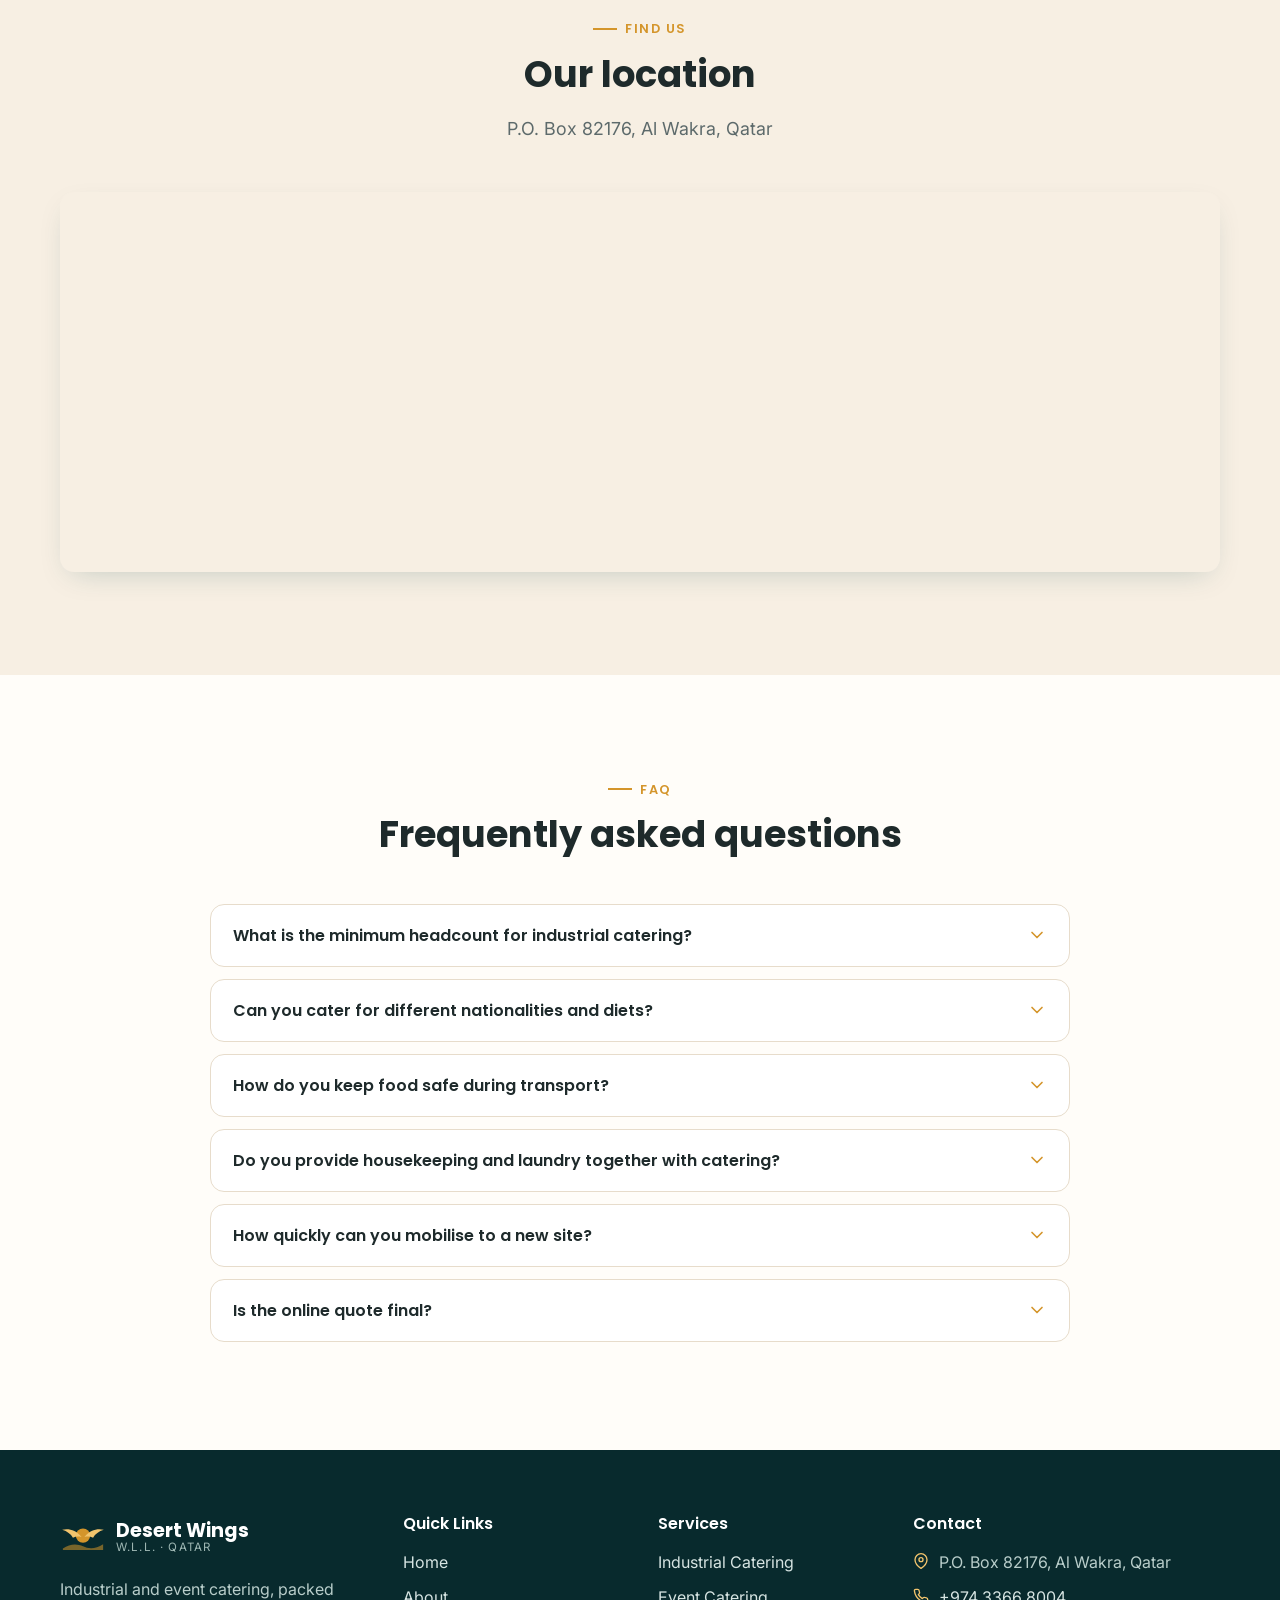
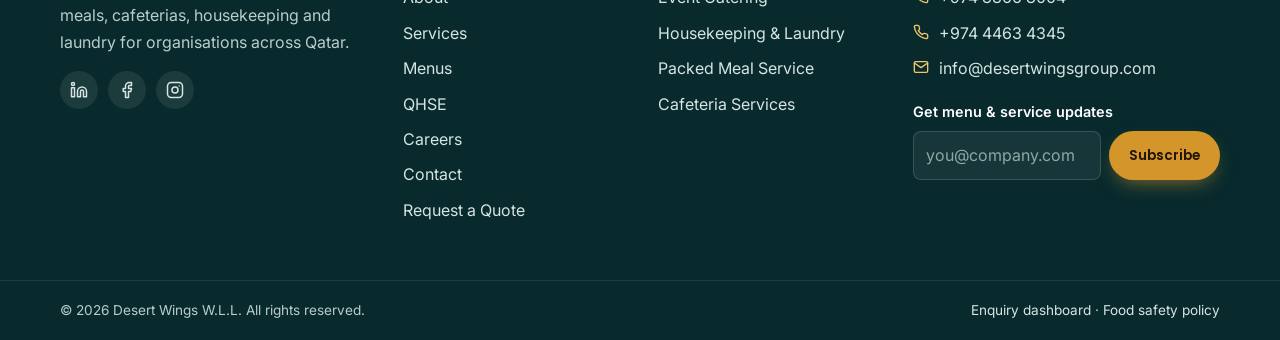
<file: contact.html>
<!DOCTYPE html>
<html lang="en">
<head>
  <meta charset="UTF-8">
  <meta name="viewport" content="width=device-width, initial-scale=1">
  <title>Contact Us | Desert Wings W.L.L.</title>
  <meta name="description" content="Contact Desert Wings W.L.L., Al Wakra, Qatar — phone +974 3366 8004, email info@desertwingsgroup.com.">
  <meta name="theme-color" content="#0e4a4f">
  <link rel="icon" href="images/favicon.svg" type="image/svg+xml">
  <link rel="preconnect" href="https://fonts.googleapis.com">
  <link rel="preconnect" href="https://fonts.gstatic.com" crossorigin>
  <link href="https://fonts.googleapis.com/css2?family=Inter:wght@400;500;600&family=Poppins:wght@500;600;700&display=swap" rel="stylesheet">
  <link rel="stylesheet" href="css/style.css">
  <script>try{document.documentElement.dataset.theme=localStorage.getItem("dw_theme")||(matchMedia("(prefers-color-scheme: dark)").matches?"dark":"light")}catch(e){}</script>
</head>
<body>
  <div id="site-header"></div>

  <main id="main">
    <section class="page-hero">
      <div class="container">
        <ol class="breadcrumb"><li><a href="index.html">Home</a></li><li aria-current="page">Contact</li></ol>
        <span class="eyebrow">Get in touch</span>
        <h1>Contact Us</h1>
        <p>Questions about catering, packed meals, housekeeping or laundry? Our team is ready to help.</p>
      </div>
      <svg class="dunes" viewBox="0 0 1440 70" preserveAspectRatio="none" aria-hidden="true"><path fill="currentColor" d="M0 40c160-30 320-30 480 0s320 30 480 0 320-30 480 0v30H0z"/></svg>
    </section>

    <section class="section">
      <div class="container contact-layout">
        <!-- Contact info cards (filled from data.js so details stay in one place) -->
        <div class="info-cards" id="infoCards"></div>

        <div class="form-card">
          <h2 style="font-size:1.5rem">Send us a message</h2>
          <p class="muted">We usually reply within one working day.</p>
          <form id="contactForm" novalidate>
            <div class="form-grid">
              <div class="field">
                <label for="cName">Full name <span class="req">*</span></label>
                <input id="cName" name="fullName" required minlength="2" autocomplete="name">
                <small class="field-error"></small>
              </div>
              <div class="field">
                <label for="cCompany">Company</label>
                <input id="cCompany" name="company" autocomplete="organization">
                <small class="field-error"></small>
              </div>
              <div class="field">
                <label for="cEmail">Email <span class="req">*</span></label>
                <input id="cEmail" name="email" type="email" required autocomplete="email">
                <small class="field-error"></small>
              </div>
              <div class="field">
                <label for="cPhone">Phone</label>
                <input id="cPhone" name="phone" type="tel" pattern="[+]?[0-9 \-]{8,16}" data-pattern-msg="Enter a valid phone number, e.g. +974 3366 8004" autocomplete="tel">
                <small class="field-error"></small>
              </div>
              <div class="field full">
                <label for="cService">Service of interest <span class="req">*</span></label>
                <select id="cService" name="service" required><option value="">Select a service…</option></select>
                <small class="field-error"></small>
              </div>
              <div class="field full">
                <label for="cMsg">Message <span class="req">*</span></label>
                <textarea id="cMsg" name="message" required minlength="10" maxlength="1000"></textarea>
                <small class="hint"><span id="charCount">0</span>/1000 characters</small>
                <small class="field-error"></small>
              </div>
              <!-- Honeypot: hidden from people, bots often fill it in -->
              <div class="sr-only" aria-hidden="true">
                <label for="cWebsite">Website</label>
                <input id="cWebsite" name="website" tabindex="-1" autocomplete="off">
              </div>
              <div class="field full">
                <button class="btn btn-primary" type="submit" id="contactSubmit"><i data-icon="mail" data-size="18"></i> Send Message</button>
              </div>
            </div>
          </form>
        </div>
      </div>
    </section>

    <section class="section section-alt">
      <div class="container">
        <div class="section-head reveal">
          <span class="eyebrow">Find us</span>
          <h2>Our location</h2>
          <p class="lead">P.O. Box 82176, Al Wakra, Qatar</p>
        </div>
        <iframe class="map" title="Map showing Al Wakra, Qatar" loading="lazy" referrerpolicy="no-referrer-when-downgrade"
          src="https://maps.google.com/maps?q=Al%20Wakra%2C%20Qatar&t=&z=13&ie=UTF8&iwloc=&output=embed"></iframe>
      </div>
    </section>

    <section class="section">
      <div class="container">
        <div class="section-head reveal">
          <span class="eyebrow">FAQ</span>
          <h2>Frequently asked questions</h2>
        </div>
        <div class="accordion" id="faqList"><!-- filled by main.js --></div>
      </div>
    </section>
  </main>

  <div id="site-footer"></div>

  <script src="js/data.js"></script>
  <script src="js/components.js"></script>
  <script src="js/main.js"></script>
  <script src="js/contact.js"></script>
</body>
</html>
</file>
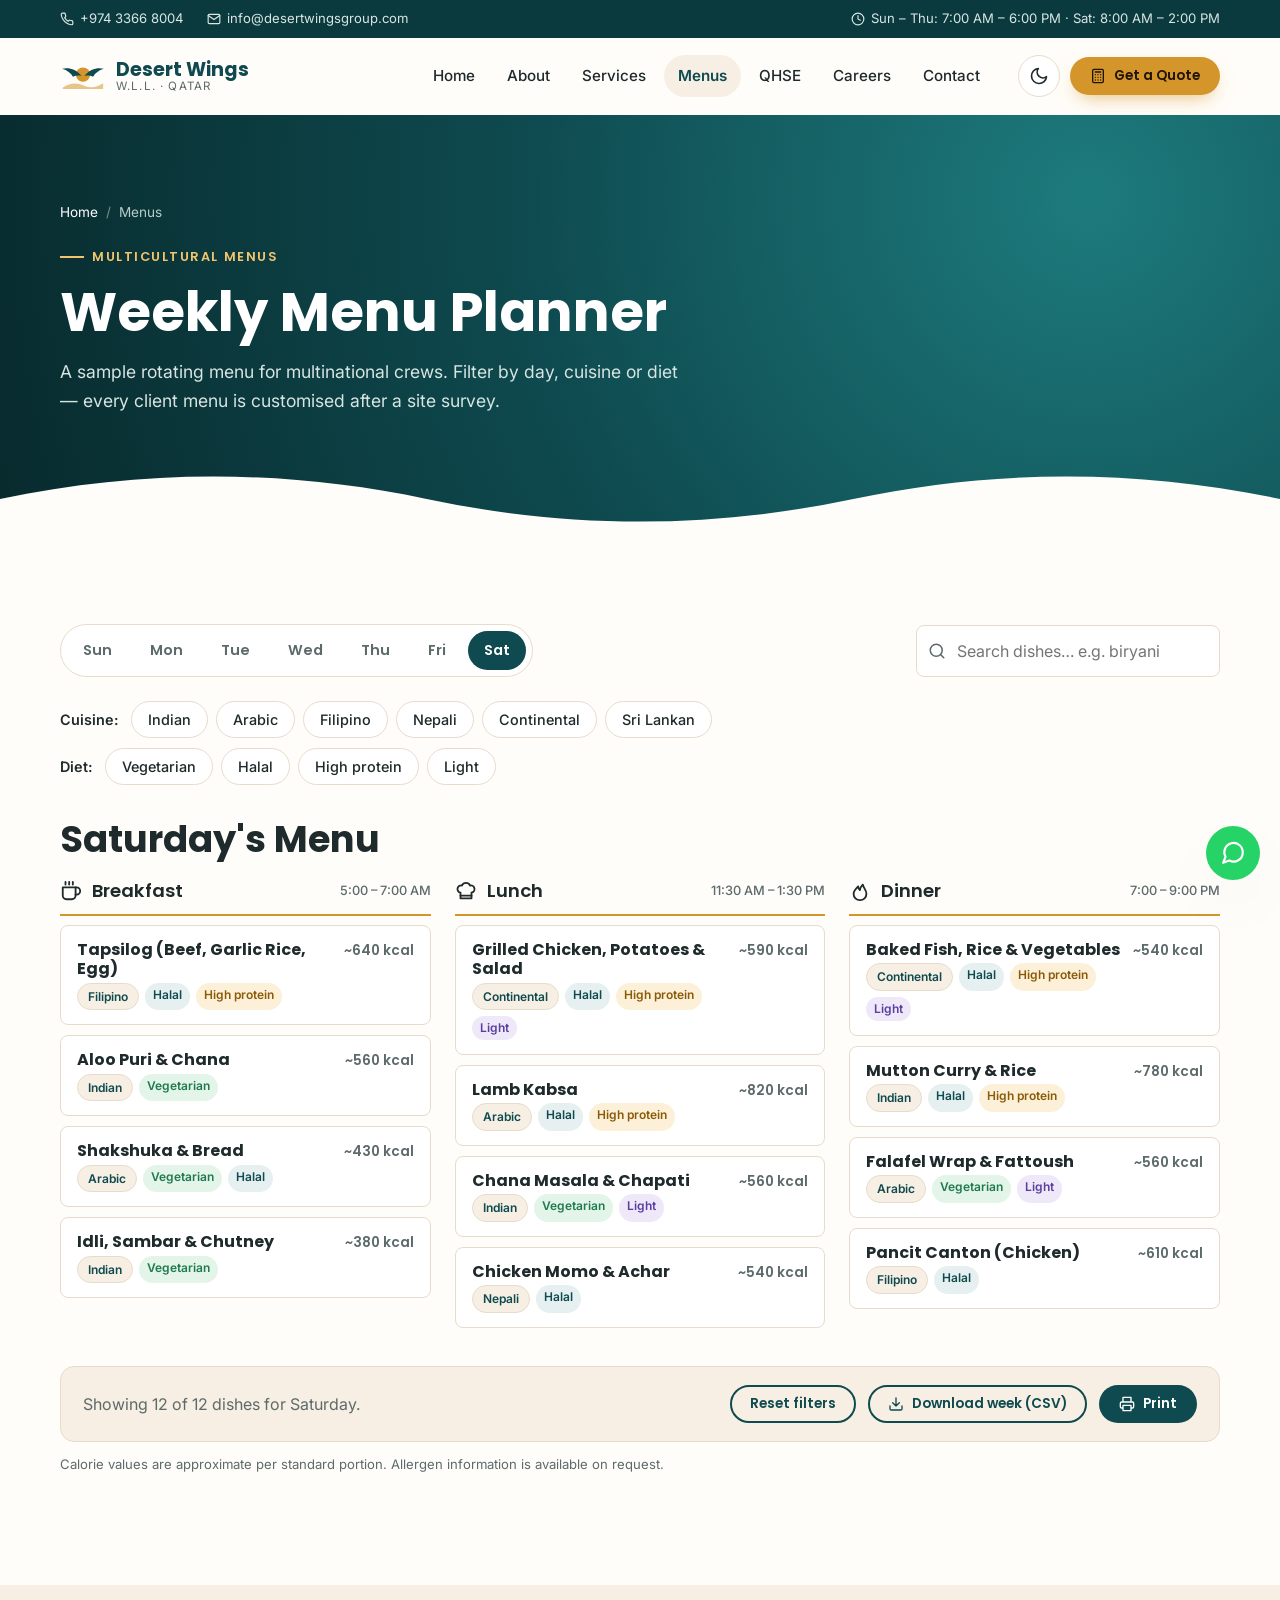
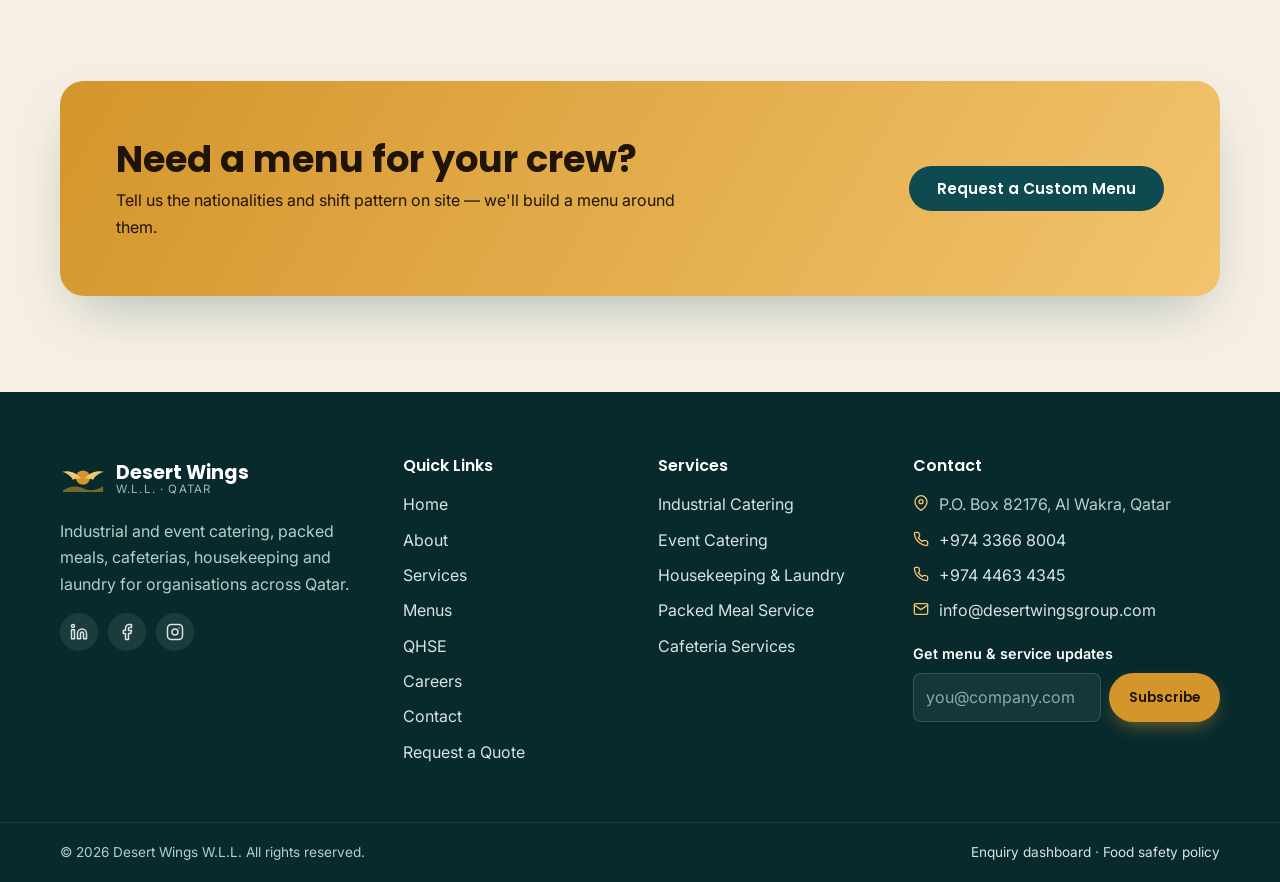
<file: menu.html>
<!DOCTYPE html>
<html lang="en">
<head>
  <meta charset="UTF-8">
  <meta name="viewport" content="width=device-width, initial-scale=1">
  <title>Weekly Menus | Desert Wings W.L.L.</title>
  <meta name="description" content="Explore Desert Wings' rotating multicultural workforce menus — Indian, Arabic, Filipino, Nepali, Sri Lankan and continental dishes with vegetarian and halal options.">
  <meta name="theme-color" content="#0e4a4f">
  <link rel="icon" href="images/favicon.svg" type="image/svg+xml">
  <link rel="preconnect" href="https://fonts.googleapis.com">
  <link rel="preconnect" href="https://fonts.gstatic.com" crossorigin>
  <link href="https://fonts.googleapis.com/css2?family=Inter:wght@400;500;600&family=Poppins:wght@500;600;700&display=swap" rel="stylesheet">
  <link rel="stylesheet" href="css/style.css">
  <script>try{document.documentElement.dataset.theme=localStorage.getItem("dw_theme")||(matchMedia("(prefers-color-scheme: dark)").matches?"dark":"light")}catch(e){}</script>
</head>
<body>
  <div id="site-header"></div>

  <main id="main">
    <section class="page-hero">
      <div class="container">
        <ol class="breadcrumb"><li><a href="index.html">Home</a></li><li aria-current="page">Menus</li></ol>
        <span class="eyebrow">Multicultural menus</span>
        <h1>Weekly Menu Planner</h1>
        <p>A sample rotating menu for multinational crews. Filter by day, cuisine or diet — every client menu is customised after a site survey.</p>
      </div>
      <svg class="dunes" viewBox="0 0 1440 70" preserveAspectRatio="none" aria-hidden="true"><path fill="currentColor" d="M0 40c160-30 320-30 480 0s320 30 480 0 320-30 480 0v30H0z"/></svg>
    </section>

    <section class="section">
      <div class="container">
        <div class="menu-toolbar no-print">
          <div class="day-tabs" role="tablist" aria-label="Day of the week" id="dayTabs"><!-- built by menu.js --></div>
          <div class="menu-search field">
            <label class="sr-only" for="menuSearch">Search dishes</label>
            <i data-icon="search" data-size="18"></i>
            <input id="menuSearch" type="search" placeholder="Search dishes… e.g. biryani">
          </div>
        </div>

        <div class="filter-row no-print" id="cuisineFilters" aria-label="Filter by cuisine"><span>Cuisine:</span></div>
        <div class="filter-row no-print" id="dietFilters" style="margin-top:10px" aria-label="Filter by diet"><span>Diet:</span></div>

        <h2 id="menuHeading" style="margin-top:32px">Menu</h2>
        <div class="meal-grid" id="menuPanel" aria-live="polite"><!-- built by menu.js --></div>

        <div class="menu-summary">
          <span id="menuCount" class="muted"></span>
          <div class="btn-row no-print">
            <button class="btn btn-outline btn-sm" id="resetFilters" type="button">Reset filters</button>
            <button class="btn btn-outline btn-sm" id="downloadMenu" type="button"><i data-icon="download" data-size="16"></i> Download week (CSV)</button>
            <button class="btn btn-dark btn-sm" id="printMenu" type="button"><i data-icon="printer" data-size="16"></i> Print</button>
          </div>
        </div>
        <p class="hint" style="margin-top:12px">Calorie values are approximate per standard portion. Allergen information is available on request.</p>
      </div>
    </section>

    <section class="section section-alt no-print">
      <div class="container">
        <div class="cta-band">
          <div>
            <h2>Need a menu for your crew?</h2>
            <p>Tell us the nationalities and shift pattern on site — we'll build a menu around them.</p>
          </div>
          <div class="cta-actions"><a class="btn btn-dark" href="quote.html">Request a Custom Menu</a></div>
        </div>
      </div>
    </section>
  </main>

  <div id="site-footer"></div>

  <script src="js/data.js"></script>
  <script src="js/components.js"></script>
  <script src="js/main.js"></script>
  <script src="js/menu.js"></script>
</body>
</html>
</file>
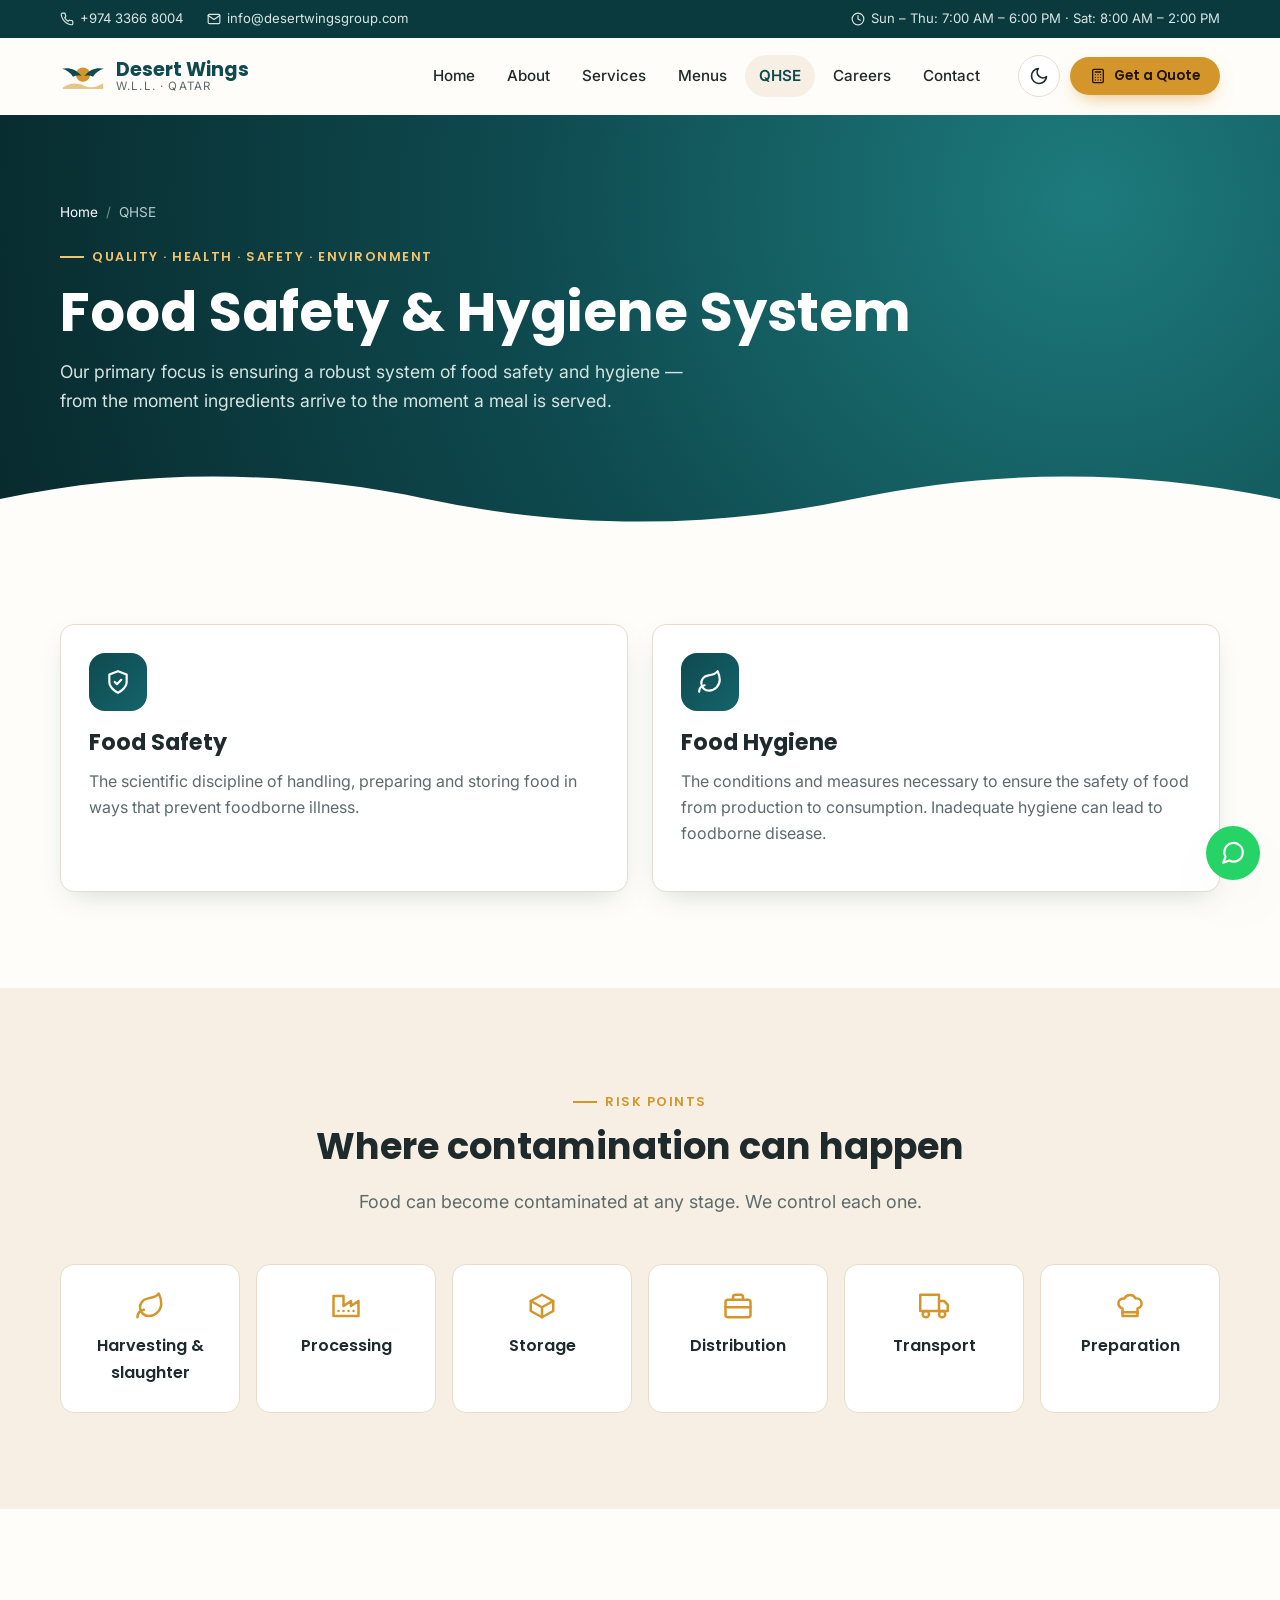
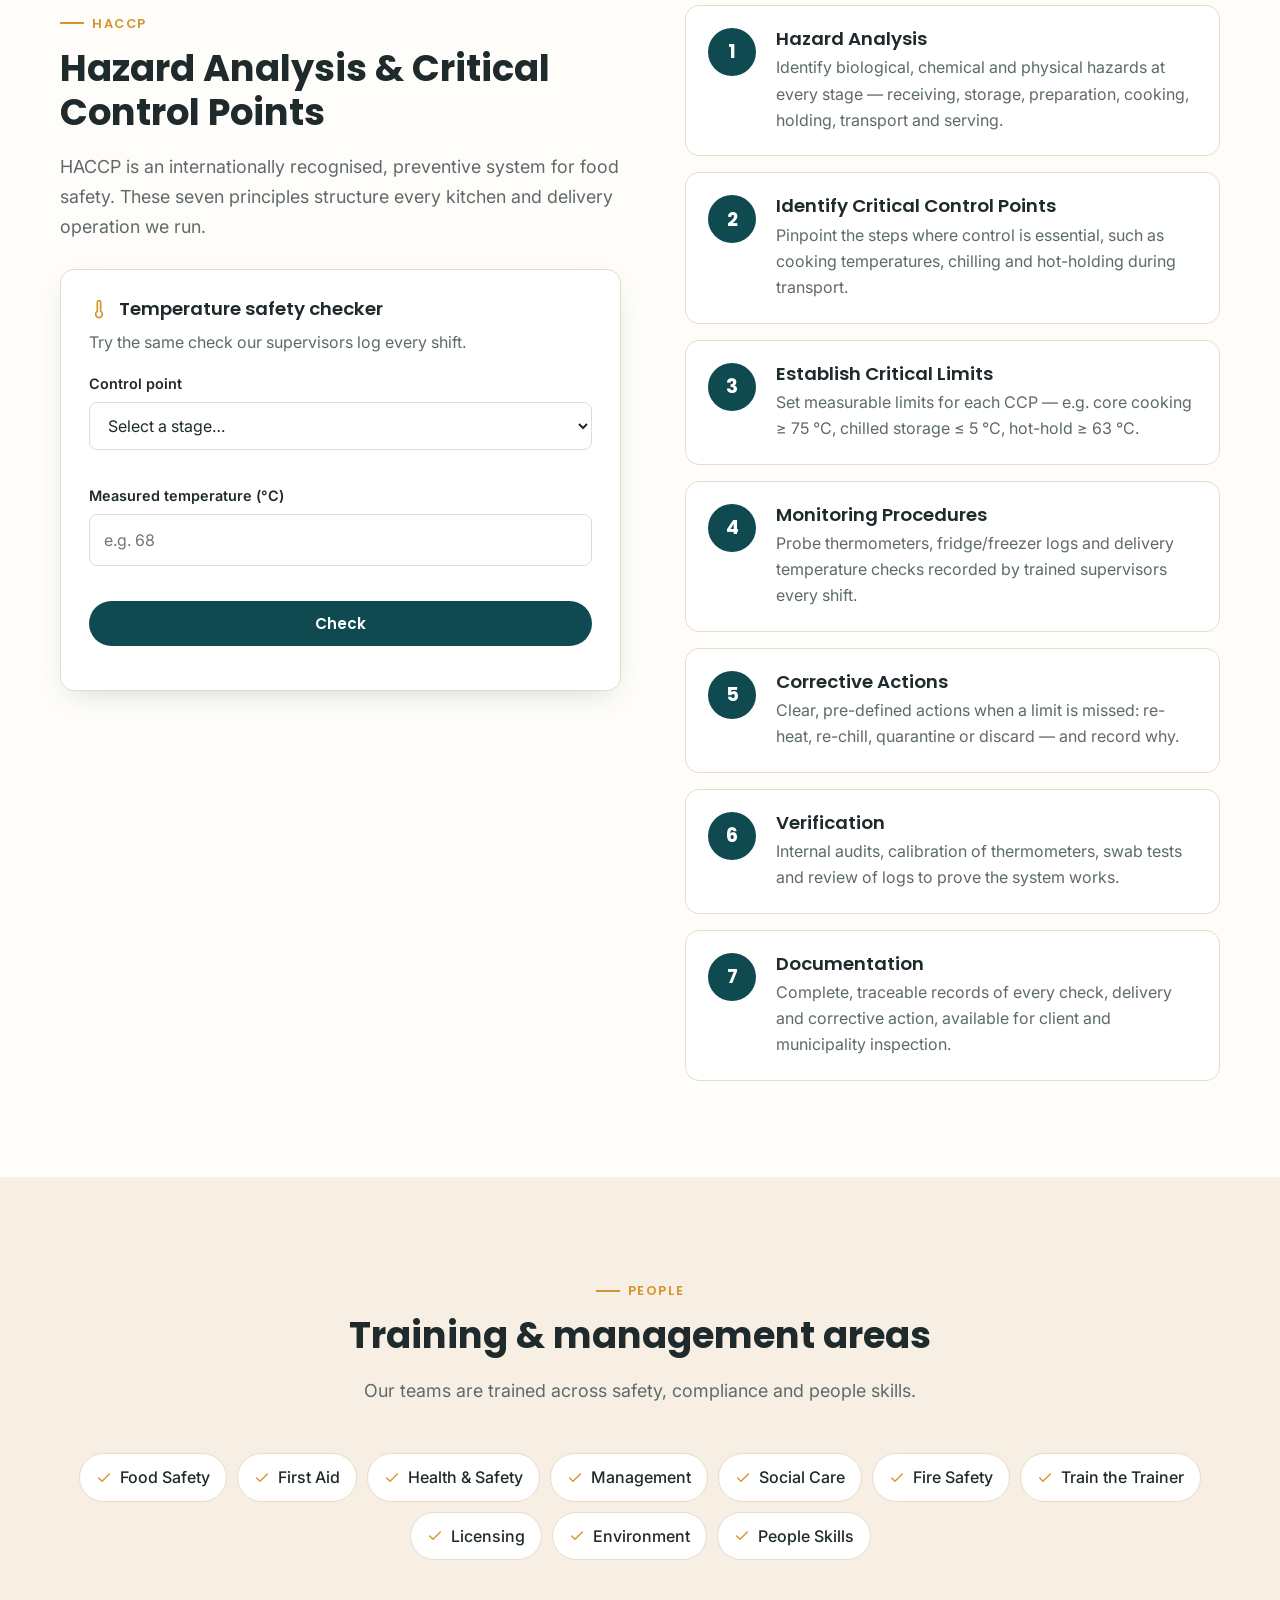
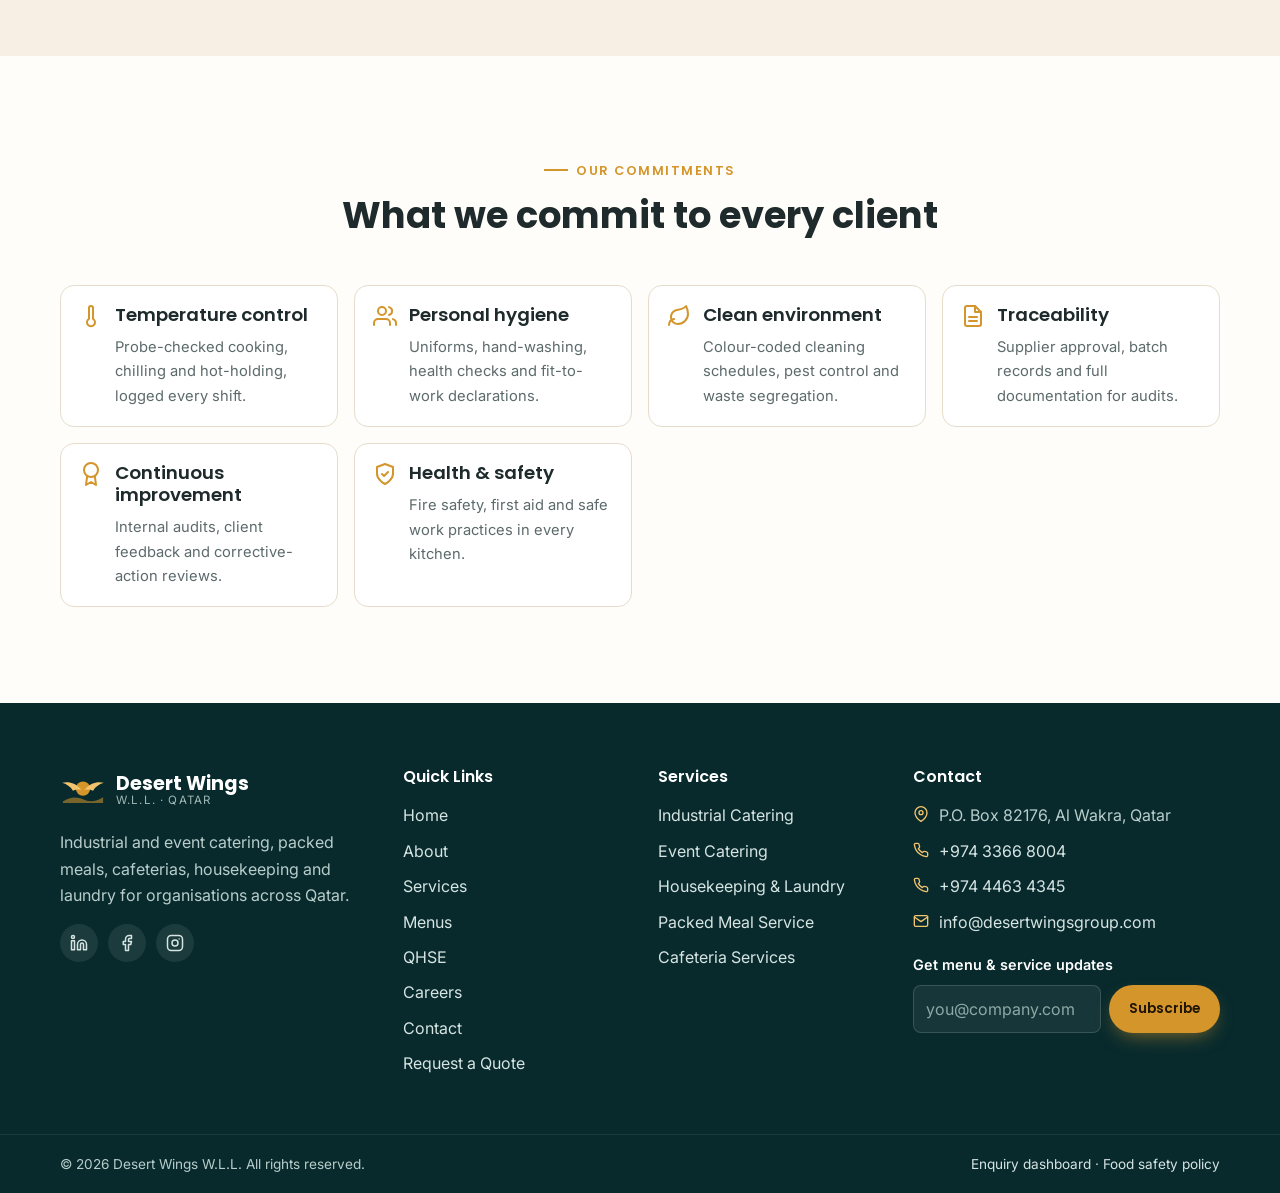
<file: qhse.html>
<!DOCTYPE html>
<html lang="en">
<head>
  <meta charset="UTF-8">
  <meta name="viewport" content="width=device-width, initial-scale=1">
  <title>QHSE & Food Safety | Desert Wings W.L.L.</title>
  <meta name="description" content="Desert Wings' food safety and hygiene system: HACCP principles, temperature control, documentation and staff training.">
  <meta name="theme-color" content="#0e4a4f">
  <link rel="icon" href="images/favicon.svg" type="image/svg+xml">
  <link rel="preconnect" href="https://fonts.googleapis.com">
  <link rel="preconnect" href="https://fonts.gstatic.com" crossorigin>
  <link href="https://fonts.googleapis.com/css2?family=Inter:wght@400;500;600&family=Poppins:wght@500;600;700&display=swap" rel="stylesheet">
  <link rel="stylesheet" href="css/style.css">
  <script>try{document.documentElement.dataset.theme=localStorage.getItem("dw_theme")||(matchMedia("(prefers-color-scheme: dark)").matches?"dark":"light")}catch(e){}</script>
</head>
<body>
  <div id="site-header"></div>

  <main id="main">
    <section class="page-hero">
      <div class="container">
        <ol class="breadcrumb"><li><a href="index.html">Home</a></li><li aria-current="page">QHSE</li></ol>
        <span class="eyebrow">Quality · Health · Safety · Environment</span>
        <h1>Food Safety & Hygiene System</h1>
        <p>Our primary focus is ensuring a robust system of food safety and hygiene — from the moment ingredients arrive to the moment a meal is served.</p>
      </div>
      <svg class="dunes" viewBox="0 0 1440 70" preserveAspectRatio="none" aria-hidden="true"><path fill="currentColor" d="M0 40c160-30 320-30 480 0s320 30 480 0 320-30 480 0v30H0z"/></svg>
    </section>

    <!-- Definitions -->
    <section class="section">
      <div class="container grid grid-2">
        <article class="card reveal">
          <div class="card-icon"><i data-icon="shield" data-size="26"></i></div>
          <h2 style="font-size:1.4rem">Food Safety</h2>
          <p class="muted">The scientific discipline of handling, preparing and storing food in ways that prevent foodborne illness.</p>
        </article>
        <article class="card reveal" style="--d:80ms">
          <div class="card-icon"><i data-icon="leaf" data-size="26"></i></div>
          <h2 style="font-size:1.4rem">Food Hygiene</h2>
          <p class="muted">The conditions and measures necessary to ensure the safety of food from production to consumption. Inadequate hygiene can lead to foodborne disease.</p>
        </article>
      </div>
    </section>

    <!-- Contamination chain -->
    <section class="section section-alt">
      <div class="container">
        <div class="section-head reveal">
          <span class="eyebrow">Risk points</span>
          <h2>Where contamination can happen</h2>
          <p class="lead">Food can become contaminated at any stage. We control each one.</p>
        </div>
        <div class="sectors">
          <div class="sector reveal"><i data-icon="leaf" data-size="30"></i><span>Harvesting & slaughter</span></div>
          <div class="sector reveal" style="--d:60ms"><i data-icon="factory" data-size="30"></i><span>Processing</span></div>
          <div class="sector reveal" style="--d:120ms"><i data-icon="box" data-size="30"></i><span>Storage</span></div>
          <div class="sector reveal" style="--d:180ms"><i data-icon="briefcase" data-size="30"></i><span>Distribution</span></div>
          <div class="sector reveal" style="--d:240ms"><i data-icon="truck" data-size="30"></i><span>Transport</span></div>
          <div class="sector reveal" style="--d:300ms"><i data-icon="chef" data-size="30"></i><span>Preparation</span></div>
        </div>
      </div>
    </section>

    <!-- HACCP -->
    <section class="section">
      <div class="container split" style="align-items:start">
        <div class="reveal">
          <span class="eyebrow">HACCP</span>
          <h2>Hazard Analysis & Critical Control Points</h2>
          <p class="lead">HACCP is an internationally recognised, preventive system for food safety. These seven principles structure every kitchen and delivery operation we run.</p>
          <div class="card" style="margin-top:28px">
            <h3><i data-icon="thermo" data-size="20"></i> Temperature safety checker</h3>
            <p class="muted">Try the same check our supervisors log every shift.</p>
            <form class="temp-checker" id="tempForm" novalidate>
              <div class="field">
                <label for="tempStage">Control point</label>
                <select id="tempStage" required>
                  <option value="">Select a stage…</option>
                  <option value="cook">Cooking (core temperature)</option>
                  <option value="hot">Hot holding / hot delivery</option>
                  <option value="chill">Chilled storage / cold delivery</option>
                  <option value="freeze">Frozen storage</option>
                  <option value="reheat">Reheating</option>
                </select>
                <small class="field-error"></small>
              </div>
              <div class="field">
                <label for="tempValue">Measured temperature (°C)</label>
                <input id="tempValue" type="number" step="0.1" min="-40" max="150" required placeholder="e.g. 68">
                <small class="field-error"></small>
              </div>
              <button class="btn btn-dark" type="submit">Check</button>
              <div id="tempResult" aria-live="polite"></div>
            </form>
          </div>
        </div>
        <ol class="haccp" id="haccpSteps"><!-- filled by main.js from data.js --></ol>
      </div>
    </section>

    <!-- Training -->
    <section class="section section-alt">
      <div class="container">
        <div class="section-head reveal">
          <span class="eyebrow">People</span>
          <h2>Training & management areas</h2>
          <p class="lead">Our teams are trained across safety, compliance and people skills.</p>
        </div>
        <div class="training reveal" id="trainingList" style="justify-content:center"></div>
      </div>
    </section>

    <!-- Commitments -->
    <section class="section">
      <div class="container">
        <div class="section-head reveal">
          <span class="eyebrow">Our commitments</span>
          <h2>What we commit to every client</h2>
        </div>
        <div class="perks">
          <div class="perk reveal"><i data-icon="thermo"></i><div><h3>Temperature control</h3><p>Probe-checked cooking, chilling and hot-holding, logged every shift.</p></div></div>
          <div class="perk reveal"><i data-icon="users"></i><div><h3>Personal hygiene</h3><p>Uniforms, hand-washing, health checks and fit-to-work declarations.</p></div></div>
          <div class="perk reveal"><i data-icon="leaf"></i><div><h3>Clean environment</h3><p>Colour-coded cleaning schedules, pest control and waste segregation.</p></div></div>
          <div class="perk reveal"><i data-icon="file"></i><div><h3>Traceability</h3><p>Supplier approval, batch records and full documentation for audits.</p></div></div>
          <div class="perk reveal"><i data-icon="award"></i><div><h3>Continuous improvement</h3><p>Internal audits, client feedback and corrective-action reviews.</p></div></div>
          <div class="perk reveal"><i data-icon="shield"></i><div><h3>Health & safety</h3><p>Fire safety, first aid and safe work practices in every kitchen.</p></div></div>
        </div>
      </div>
    </section>
  </main>

  <div id="site-footer"></div>

  <script src="js/data.js"></script>
  <script src="js/components.js"></script>
  <script src="js/main.js"></script>
  <script src="js/qhse.js"></script>
</body>
</html>
</file>
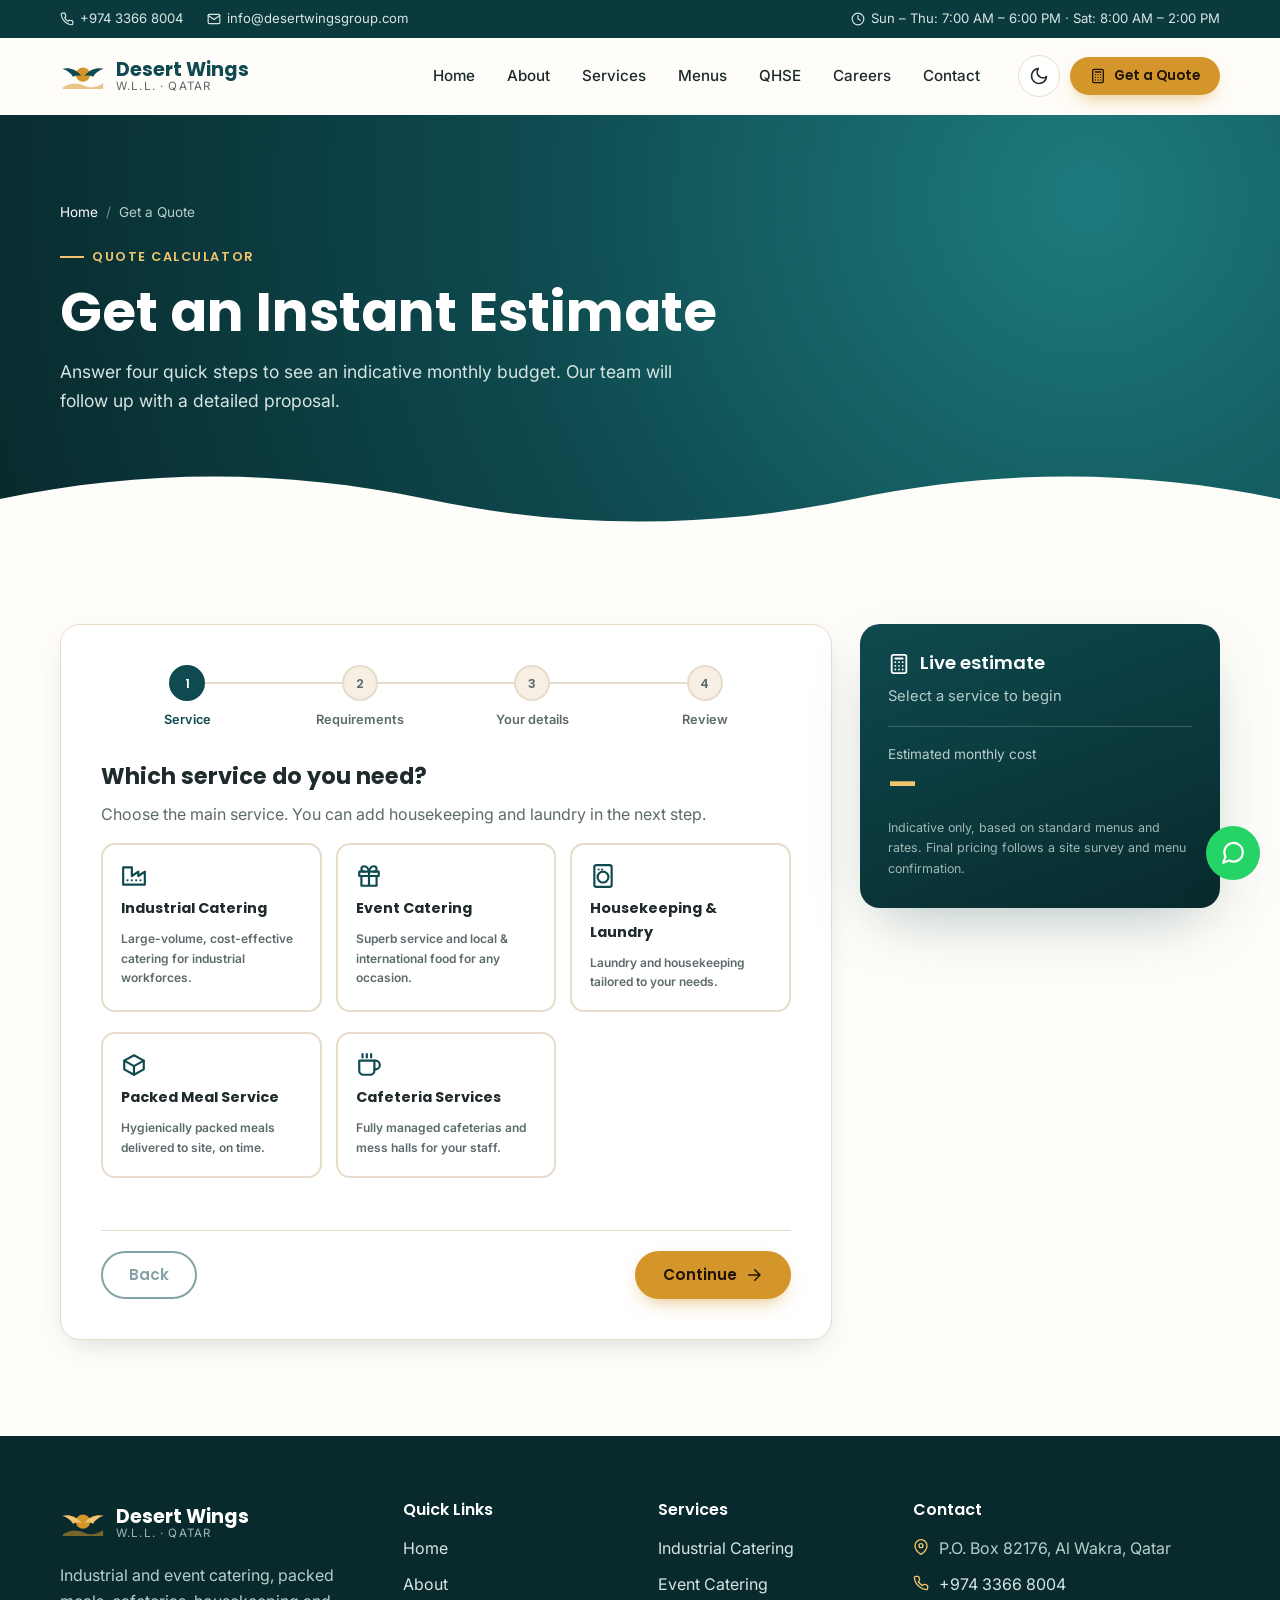
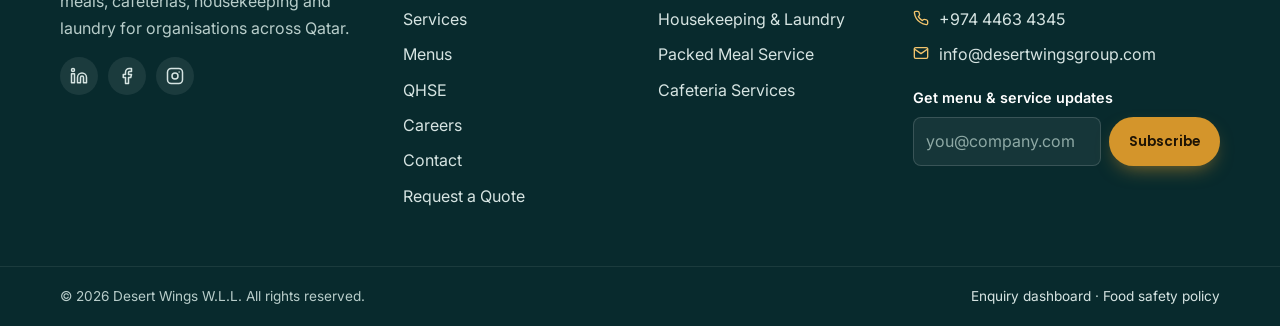
<file: quote.html>
<!DOCTYPE html>
<html lang="en">
<head>
  <meta charset="UTF-8">
  <meta name="viewport" content="width=device-width, initial-scale=1">
  <title>Get a Quote | Desert Wings W.L.L.</title>
  <meta name="description" content="Get an instant indicative estimate for industrial catering, packed meals, cafeteria, event catering, housekeeping and laundry in Qatar.">
  <meta name="theme-color" content="#0e4a4f">
  <link rel="icon" href="images/favicon.svg" type="image/svg+xml">
  <link rel="preconnect" href="https://fonts.googleapis.com">
  <link rel="preconnect" href="https://fonts.gstatic.com" crossorigin>
  <link href="https://fonts.googleapis.com/css2?family=Inter:wght@400;500;600&family=Poppins:wght@500;600;700&display=swap" rel="stylesheet">
  <link rel="stylesheet" href="css/style.css">
  <script>try{document.documentElement.dataset.theme=localStorage.getItem("dw_theme")||(matchMedia("(prefers-color-scheme: dark)").matches?"dark":"light")}catch(e){}</script>
</head>
<body>
  <div id="site-header"></div>

  <main id="main">
    <section class="page-hero">
      <div class="container">
        <ol class="breadcrumb"><li><a href="index.html">Home</a></li><li aria-current="page">Get a Quote</li></ol>
        <span class="eyebrow">Quote calculator</span>
        <h1>Get an Instant Estimate</h1>
        <p>Answer four quick steps to see an indicative monthly budget. Our team will follow up with a detailed proposal.</p>
      </div>
      <svg class="dunes" viewBox="0 0 1440 70" preserveAspectRatio="none" aria-hidden="true"><path fill="currentColor" d="M0 40c160-30 320-30 480 0s320 30 480 0 320-30 480 0v30H0z"/></svg>
    </section>

    <section class="section">
      <div class="container quote-layout">
        <div class="form-card">
          <ol class="stepper" id="stepper" aria-label="Quote progress">
            <li class="active">Service</li><li>Requirements</li><li>Your details</li><li>Review</li>
          </ol>

          <form id="quoteForm" novalidate>
            <!-- STEP 1: service -->
            <fieldset class="step-panel" data-step="0">
              <legend class="sr-only">Step 1: choose a service</legend>
              <h2>Which service do you need?</h2>
              <p class="muted">Choose the main service. You can add housekeeping and laundry in the next step.</p>
              <div class="option-grid field" id="serviceOptions"><!-- built by quote.js --></div>
              <small class="field-error" id="serviceError"></small>
            </fieldset>

            <!-- STEP 2: requirements -->
            <fieldset class="step-panel" data-step="1" hidden>
              <legend class="sr-only">Step 2: requirements</legend>
              <h2>Tell us about your requirements</h2>

              <div class="form-grid">
                <div class="field full">
                  <label for="headcount"><span id="headcountLabel">Number of people</span> <span class="req">*</span></label>
                  <div class="range-row">
                    <input id="headcountRange" type="range" min="10" max="5000" step="10" value="200" aria-label="Number of people slider">
                    <input id="headcount" name="headcount" type="number" min="10" max="20000" value="200" required style="max-width:120px">
                  </div>
                  <small class="field-error"></small>
                </div>

                <div class="field full" id="mealsField">
                  <fieldset>
                    <legend>Meals per day <span class="req">*</span></legend>
                    <div class="option-grid" style="grid-template-columns:repeat(auto-fit,minmax(130px,1fr))">
                      <label class="check"><input type="checkbox" name="meals" value="breakfast" checked> Breakfast</label>
                      <label class="check"><input type="checkbox" name="meals" value="lunch" checked> Lunch</label>
                      <label class="check"><input type="checkbox" name="meals" value="dinner" checked> Dinner</label>
                      <label class="check"><input type="checkbox" name="meals" value="snack"> Night meal / snack</label>
                    </div>
                  </fieldset>
                  <small class="field-error" id="mealsError"></small>
                </div>

                <div class="field" id="daysField">
                  <label for="days">Service days per week</label>
                  <select id="days" name="days">
                    <option value="7">7 days</option><option value="6" selected>6 days</option><option value="5">5 days</option>
                  </select>
                </div>

                <div class="field" id="tierField" hidden>
                  <label for="tier">Event menu tier</label>
                  <select id="tier" name="tier">
                    <option value="standard">Standard buffet</option>
                    <option value="premium">Premium buffet</option>
                    <option value="vip">VIP / plated</option>
                  </select>
                </div>

                <div class="field" id="eventsField" hidden>
                  <label for="events">Number of events</label>
                  <input id="events" name="events" type="number" min="1" max="100" value="1">
                  <small class="field-error"></small>
                </div>

                <div class="field" id="durationField">
                  <label for="duration">Contract duration (months)</label>
                  <select id="duration" name="duration">
                    <option value="1">1 month</option><option value="3">3 months</option><option value="6">6 months</option>
                    <option value="12" selected>12 months</option><option value="24">24 months</option>
                  </select>
                </div>

                <div class="field" id="cafeteriaField" hidden>
                  <label for="cafeterias">Number of cafeterias / mess halls</label>
                  <input id="cafeterias" name="cafeterias" type="number" min="1" max="50" value="1">
                  <small class="field-error"></small>
                </div>

                <div class="field">
                  <label for="location">Site location</label>
                  <select id="location" name="location">
                    <option value="doha">Doha / Al Wakra</option>
                    <option value="industrial">Industrial Area / Mesaieed / Ras Laffan</option>
                    <option value="remote">Remote site</option>
                  </select>
                </div>

                <div class="field">
                  <label for="startDate">Preferred start date</label>
                  <input id="startDate" name="startDate" type="date">
                  <small class="field-error"></small>
                </div>

                <div class="field full" id="addonsField">
                  <fieldset>
                    <legend>Add-on services</legend>
                    <label class="check"><input type="checkbox" name="addons" value="housekeeping"> Housekeeping (per person / month)</label>
                    <label class="check"><input type="checkbox" name="addons" value="laundry"> Laundry (per person / month)</label>
                  </fieldset>
                </div>

                <div class="field full">
                  <label for="diet">Dietary / cuisine notes</label>
                  <textarea id="diet" name="diet" rows="3" placeholder="e.g. 60% South Asian, 30% Filipino, 10% Arab; 40 vegetarian meals daily"></textarea>
                </div>
              </div>
            </fieldset>

            <!-- STEP 3: contact details -->
            <fieldset class="step-panel" data-step="2" hidden>
              <legend class="sr-only">Step 3: your details</legend>
              <h2>Your contact details</h2>
              <div class="form-grid">
                <div class="field">
                  <label for="qName">Full name <span class="req">*</span></label>
                  <input id="qName" name="name" required minlength="2" autocomplete="name">
                  <small class="field-error"></small>
                </div>
                <div class="field">
                  <label for="qCompany">Company <span class="req">*</span></label>
                  <input id="qCompany" name="company" required autocomplete="organization">
                  <small class="field-error"></small>
                </div>
                <div class="field">
                  <label for="qEmail">Work email <span class="req">*</span></label>
                  <input id="qEmail" name="email" type="email" required autocomplete="email">
                  <small class="field-error"></small>
                </div>
                <div class="field">
                  <label for="qPhone">Phone <span class="req">*</span></label>
                  <input id="qPhone" name="phone" type="tel" required pattern="[+]?[0-9 \-]{8,16}" data-pattern-msg="Enter a valid phone number, e.g. +974 3366 8004" autocomplete="tel" placeholder="+974">
                  <small class="field-error"></small>
                </div>
                <div class="field full">
                  <label for="qSite">Project / site name</label>
                  <input id="qSite" name="site" placeholder="e.g. Ras Laffan expansion camp">
                </div>
                <div class="field full">
                  <label class="check"><input type="checkbox" name="consent" required> I agree that Desert Wings may contact me about this enquiry.</label>
                  <small class="field-error"></small>
                </div>
              </div>
            </fieldset>

            <!-- STEP 4: review -->
            <div class="step-panel" data-step="3" hidden>
              <h2>Review your request</h2>
              <dl class="review-list" id="reviewList"></dl>
            </div>

            <!-- Success screen -->
            <div class="step-panel success-box" data-step="4" hidden>
              <div class="tick"><i data-icon="check" data-size="40"></i></div>
              <h2>Thank you! Your request has been received.</h2>
              <p class="muted">Your reference number is</p>
              <div class="ref" id="quoteRef"></div>
              <p class="muted">Our team will contact you within one working day. Keep your reference for follow-up.</p>
              <div class="btn-row no-print">
                <button class="btn btn-outline" type="button" id="printQuote"><i data-icon="printer" data-size="18"></i> Print summary</button>
                <button class="btn btn-outline" type="button" id="downloadQuote"><i data-icon="download" data-size="18"></i> Download summary</button>
                <a class="btn btn-outline" id="emailQuote" href="#"><i data-icon="mail" data-size="18"></i> Email to Desert Wings</a>
                <button class="btn btn-primary" type="button" id="newQuote">New quote</button>
              </div>
            </div>

            <div class="step-actions" id="stepActions">
              <button class="btn btn-outline" type="button" id="prevBtn" disabled>Back</button>
              <button class="btn btn-primary" type="button" id="nextBtn">Continue <i data-icon="arrow" data-size="18"></i></button>
            </div>
          </form>
        </div>

        <!-- Live estimate panel -->
        <aside class="estimate" aria-live="polite" aria-label="Live estimate">
          <h3><i data-icon="calc" data-size="22"></i> Live estimate</h3>
          <dl id="estimateLines"></dl>
          <div class="total">
            <span>Estimated monthly cost</span>
            <strong id="estimateMonthly">—</strong>
            <span id="estimateTotal"></span>
          </div>
          <p class="note">Indicative only, based on standard menus and rates. Final pricing follows a site survey and menu confirmation.</p>
        </aside>
      </div>
    </section>
  </main>

  <div id="site-footer"></div>

  <script src="js/data.js"></script>
  <script src="js/components.js"></script>
  <script src="js/main.js"></script>
  <script src="js/quote.js"></script>
</body>
</html>
</file>
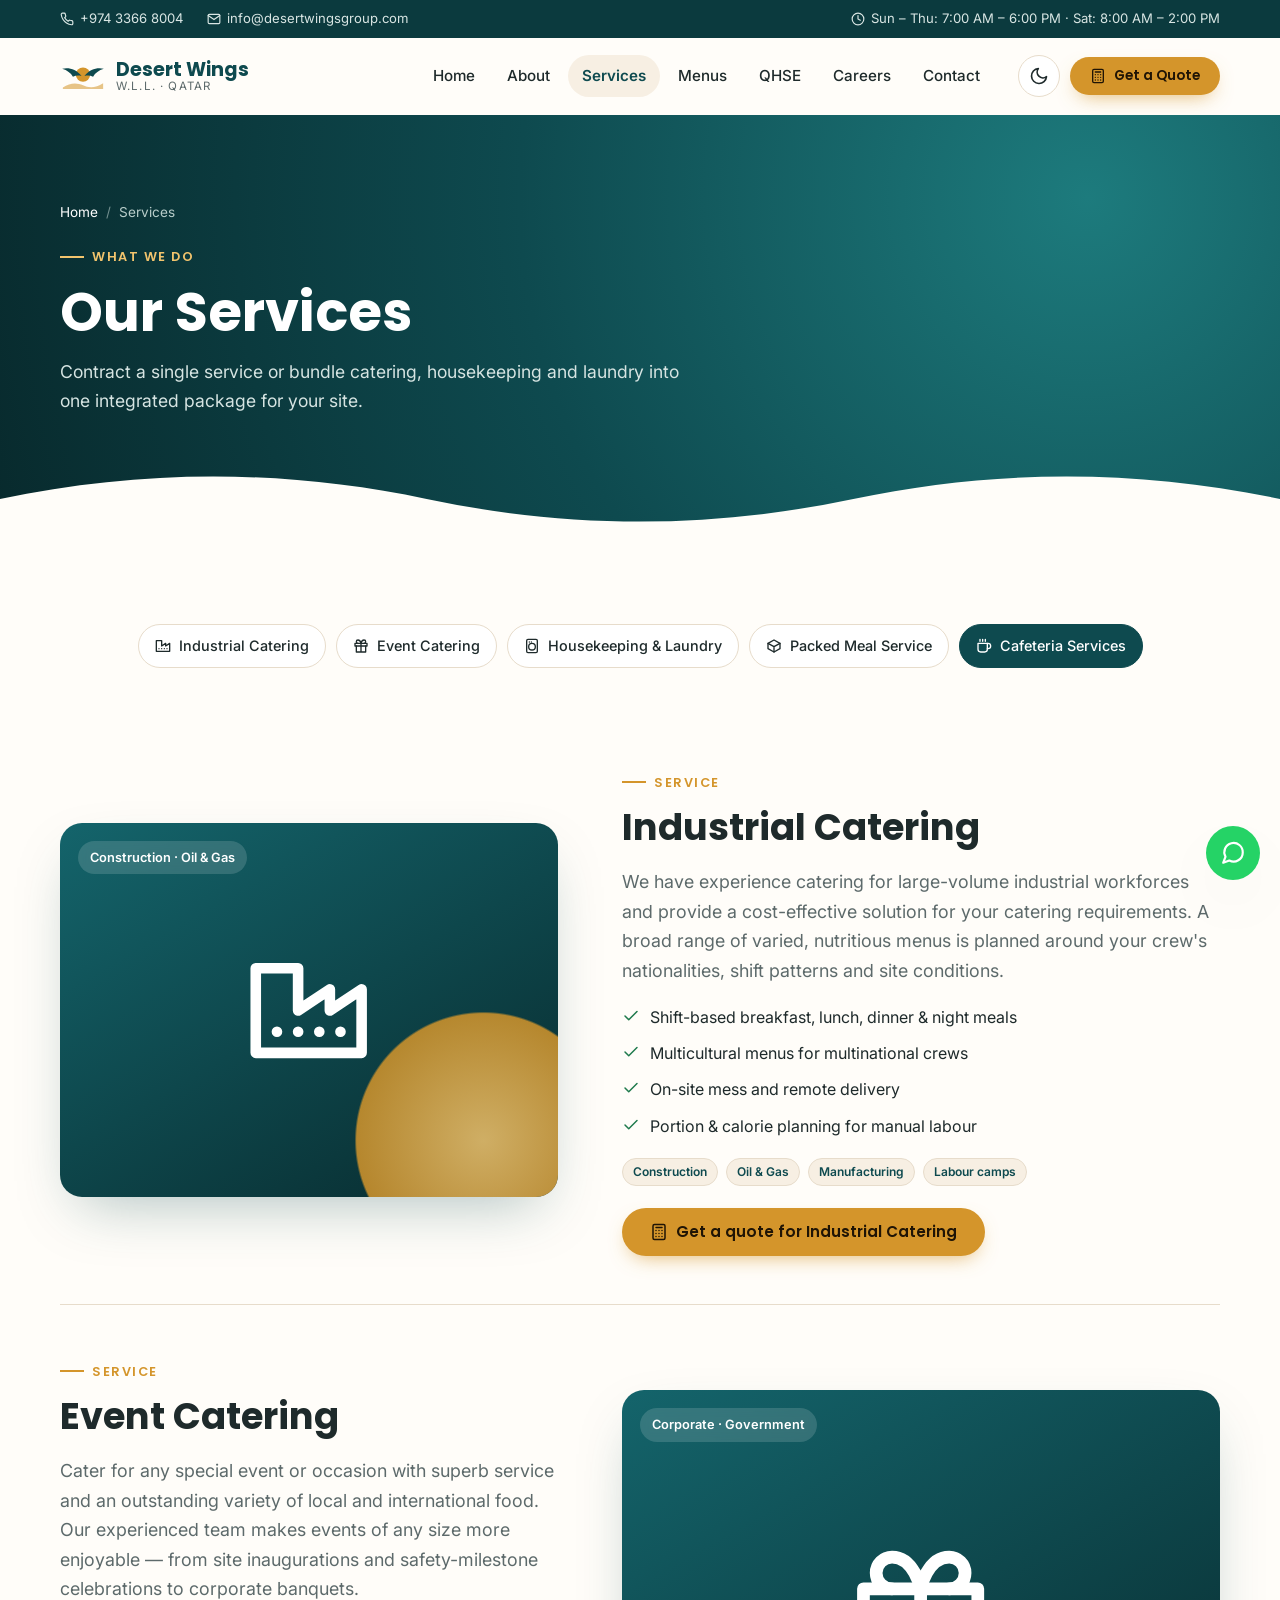
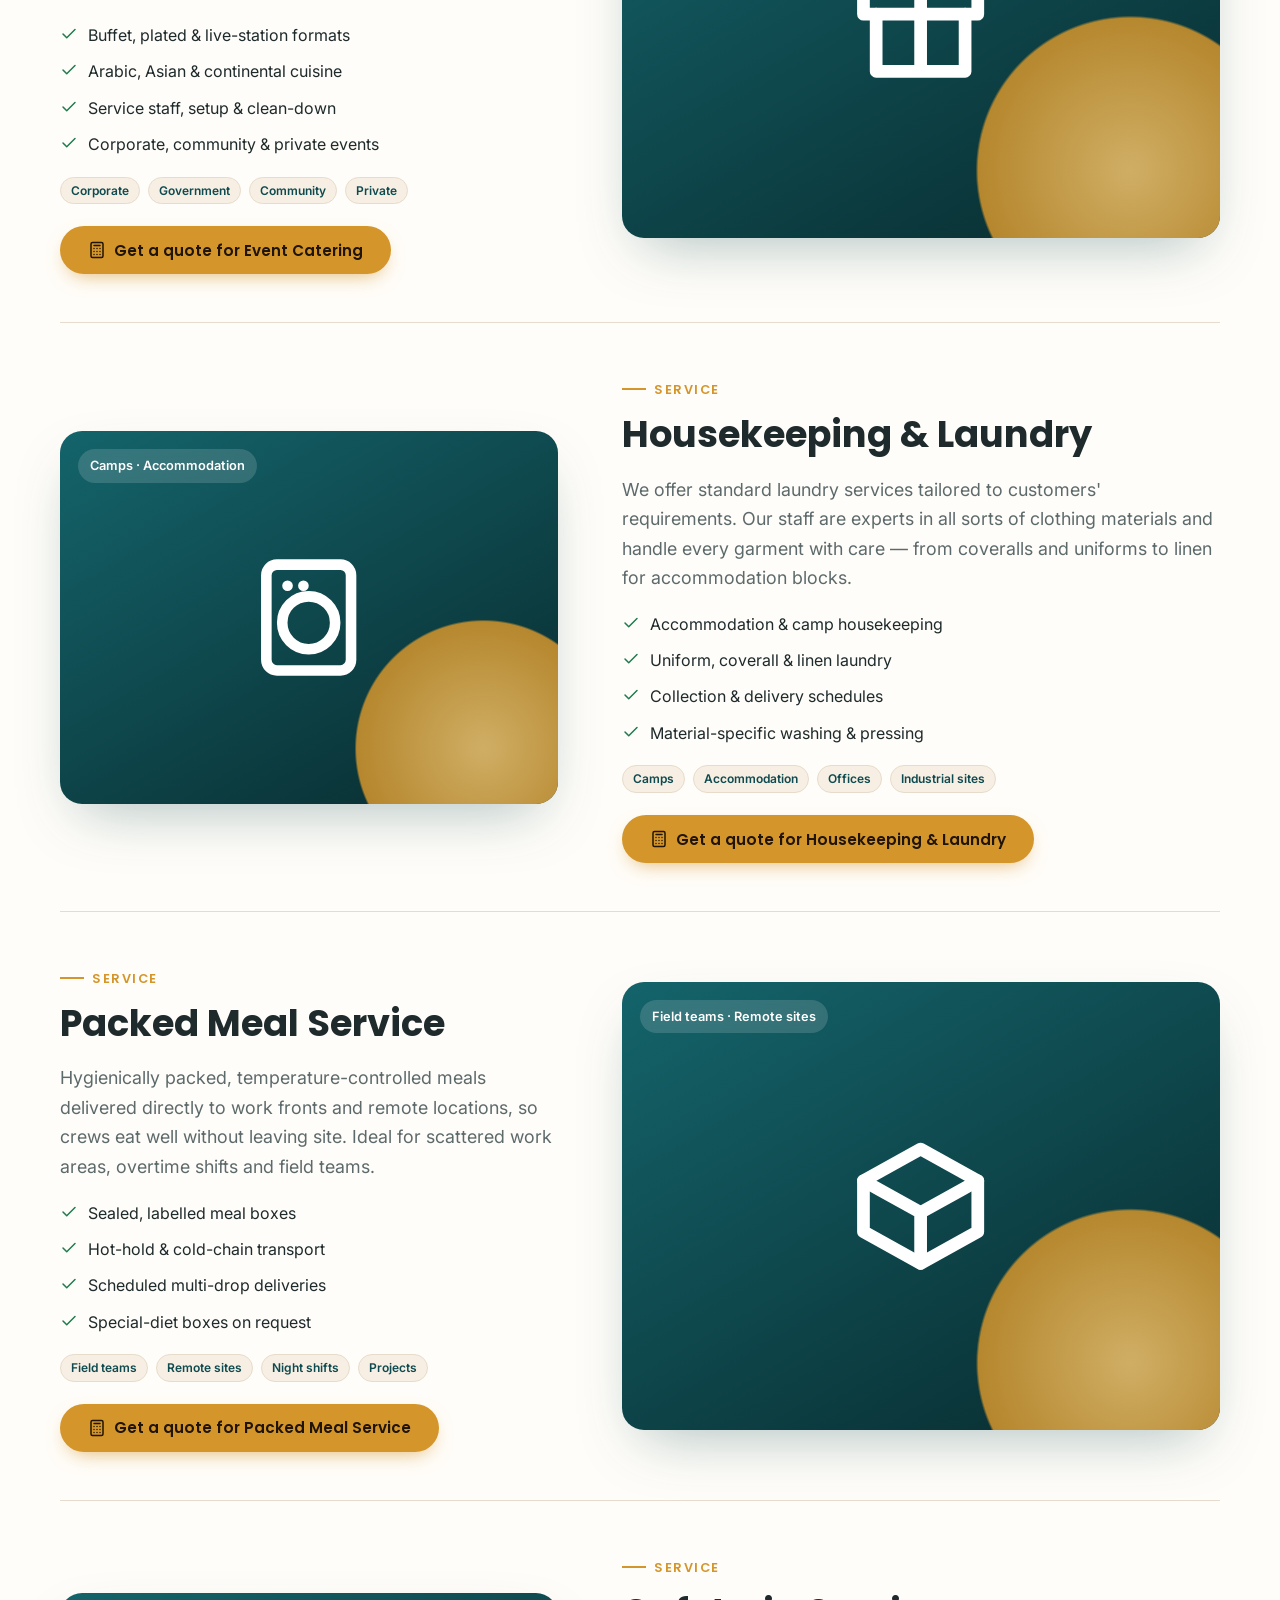
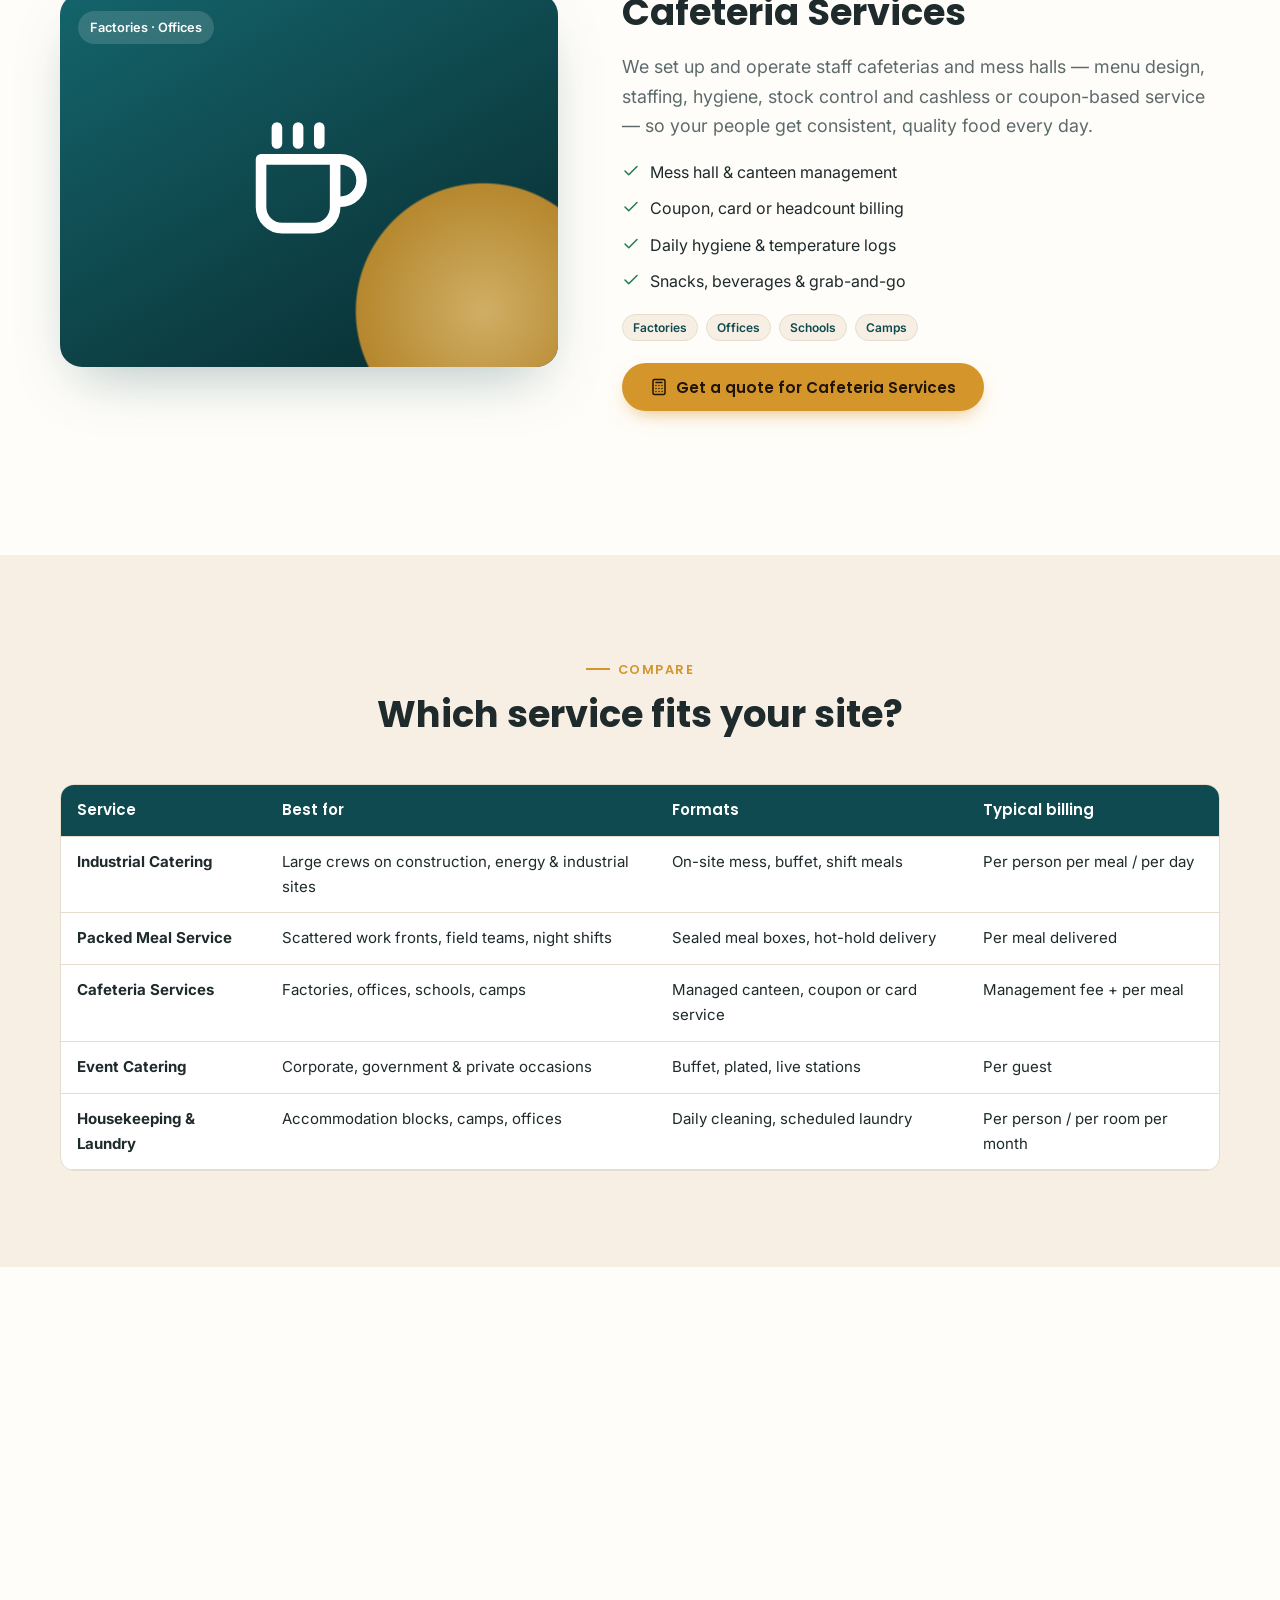
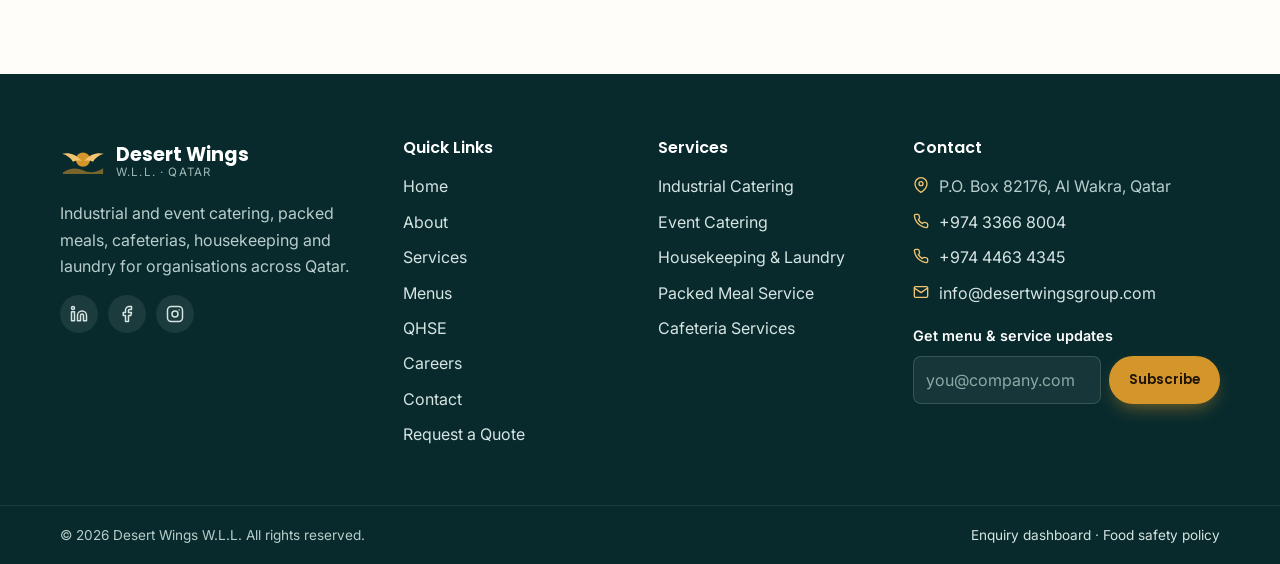
<file: services.html>
<!DOCTYPE html>
<html lang="en">
<head>
  <meta charset="UTF-8">
  <meta name="viewport" content="width=device-width, initial-scale=1">
  <title>Our Services | Desert Wings W.L.L.</title>
  <meta name="description" content="Industrial catering, event catering, housekeeping & laundry, packed meal service and cafeteria services in Qatar.">
  <meta name="theme-color" content="#0e4a4f">
  <link rel="icon" href="images/favicon.svg" type="image/svg+xml">
  <link rel="preconnect" href="https://fonts.googleapis.com">
  <link rel="preconnect" href="https://fonts.gstatic.com" crossorigin>
  <link href="https://fonts.googleapis.com/css2?family=Inter:wght@400;500;600&family=Poppins:wght@500;600;700&display=swap" rel="stylesheet">
  <link rel="stylesheet" href="css/style.css">
  <script>try{document.documentElement.dataset.theme=localStorage.getItem("dw_theme")||(matchMedia("(prefers-color-scheme: dark)").matches?"dark":"light")}catch(e){}</script>
</head>
<body>
  <div id="site-header"></div>

  <main id="main">
    <section class="page-hero">
      <div class="container">
        <ol class="breadcrumb"><li><a href="index.html">Home</a></li><li aria-current="page">Services</li></ol>
        <span class="eyebrow">What we do</span>
        <h1>Our Services</h1>
        <p>Contract a single service or bundle catering, housekeeping and laundry into one integrated package for your site.</p>
      </div>
      <svg class="dunes" viewBox="0 0 1440 70" preserveAspectRatio="none" aria-hidden="true"><path fill="currentColor" d="M0 40c160-30 320-30 480 0s320 30 480 0 320-30 480 0v30H0z"/></svg>
    </section>

    <section class="section">
      <div class="container">
        <!-- Jump links, built from data.js -->
        <nav class="service-nav" id="serviceNav" aria-label="Jump to a service"></nav>
        <!-- Detailed service blocks, built from data.js -->
        <div id="serviceDetails"></div>
      </div>
    </section>

    <section class="section section-alt">
      <div class="container">
        <div class="section-head reveal">
          <span class="eyebrow">Compare</span>
          <h2>Which service fits your site?</h2>
        </div>
        <div class="table-wrap reveal">
          <table class="table">
            <caption class="sr-only">Comparison of Desert Wings services</caption>
            <thead><tr><th scope="col">Service</th><th scope="col">Best for</th><th scope="col">Formats</th><th scope="col">Typical billing</th></tr></thead>
            <tbody>
              <tr><th scope="row">Industrial Catering</th><td>Large crews on construction, energy & industrial sites</td><td>On-site mess, buffet, shift meals</td><td>Per person per meal / per day</td></tr>
              <tr><th scope="row">Packed Meal Service</th><td>Scattered work fronts, field teams, night shifts</td><td>Sealed meal boxes, hot-hold delivery</td><td>Per meal delivered</td></tr>
              <tr><th scope="row">Cafeteria Services</th><td>Factories, offices, schools, camps</td><td>Managed canteen, coupon or card service</td><td>Management fee + per meal</td></tr>
              <tr><th scope="row">Event Catering</th><td>Corporate, government & private occasions</td><td>Buffet, plated, live stations</td><td>Per guest</td></tr>
              <tr><th scope="row">Housekeeping & Laundry</th><td>Accommodation blocks, camps, offices</td><td>Daily cleaning, scheduled laundry</td><td>Per person / per room per month</td></tr>
            </tbody>
          </table>
        </div>
      </div>
    </section>

    <section class="section">
      <div class="container">
        <div class="cta-band reveal">
          <div>
            <h2>Bundle services and save</h2>
            <p>Combining catering with housekeeping and laundry simplifies management and reduces overall cost.</p>
          </div>
          <div class="cta-actions">
            <a class="btn btn-dark" href="quote.html">Build My Package</a>
          </div>
        </div>
      </div>
    </section>
  </main>

  <div id="site-footer"></div>

  <script src="js/data.js"></script>
  <script src="js/components.js"></script>
  <script src="js/main.js"></script>
  <script src="js/services.js"></script>
</body>
</html>
</file>
<file: css/style.css>
/* =========================================================
   Desert Wings W.L.L. — Main stylesheet
   ---------------------------------------------------------
   1.  Design tokens (colours, fonts, spacing) + dark theme
   2.  Reset & base elements
   3.  Layout helpers (container, grid, section)
   4.  Buttons & links
   5.  Top bar, header & navigation
   6.  Hero slider & page hero
   7.  Cards, values, sectors, stats, CTA
   8.  Services page
   9.  Menu page
   10. QHSE page
   11. Forms & quote wizard
   12. Careers & modal
   13. Contact, accordion, map
   14. Admin dashboard
   15. Footer, floating buttons, toasts
   16. Animations, responsive, print
   ========================================================= */

/* ---------- 1. Design tokens ---------- */
:root {
  --brand: #0e4a4f;        /* deep desert teal */
  --brand-2: #14646b;
  --brand-ink: #ffffff;    /* text on brand colour */
  --accent: #d4952b;       /* desert gold */
  --accent-2: #f2c46d;
  --accent-ink: #1f1405;
  --bg: #fffdf9;
  --bg-alt: #f7efe3;       /* sand */
  --surface: #ffffff;
  --text: #1e2a2b;
  --muted: #5d6a6b;
  --border: #e7dccb;
  --danger: #b42318;
  --success: #1f7a4d;
  --shadow: 0 10px 30px -12px rgba(14, 74, 79, .25);
  --shadow-lg: 0 24px 60px -20px rgba(14, 74, 79, .35);
  --radius: 14px;
  --radius-sm: 8px;
  --font-head: "Poppins", system-ui, -apple-system, "Segoe UI", sans-serif;
  --font-body: "Inter", system-ui, -apple-system, "Segoe UI", sans-serif;
  --container: 1200px;
  --header-h: 76px;
  color-scheme: light;
}

[data-theme="dark"] {
  --brand: #4fb3b0;
  --brand-2: #6cc7c3;
  --brand-ink: #062022;
  --accent: #e5aa45;
  --accent-2: #f2c46d;
  --bg: #0e1616;
  --bg-alt: #142020;
  --surface: #182525;
  --text: #ece6db;
  --muted: #a5b0ae;
  --border: #283836;
  --danger: #ff7b6e;
  --success: #57c48c;
  --shadow: 0 10px 30px -12px rgba(0, 0, 0, .6);
  --shadow-lg: 0 24px 60px -20px rgba(0, 0, 0, .7);
  color-scheme: dark;
}

/* ---------- 2. Reset & base ---------- */
*, *::before, *::after { box-sizing: border-box; }
html { scroll-behavior: smooth; scroll-padding-top: calc(var(--header-h) + 16px); -webkit-text-size-adjust: 100%; }
body {
  margin: 0;
  font-family: var(--font-body);
  font-size: 16px;
  line-height: 1.65;
  color: var(--text);
  background: var(--bg);
  transition: background-color .3s, color .3s;
  overflow-x: hidden;
}
body.menu-open { overflow: hidden; }
img, svg { max-width: 100%; display: block; }
h1, h2, h3, h4 { font-family: var(--font-head); line-height: 1.2; margin: 0 0 .5em; color: var(--text); }
h1 { font-size: clamp(2rem, 4.5vw, 3.4rem); font-weight: 700; }
h2 { font-size: clamp(1.6rem, 3vw, 2.3rem); font-weight: 700; }
h3 { font-size: 1.15rem; font-weight: 600; }
p { margin: 0 0 1em; }
a { color: var(--brand); text-decoration: none; }
a:hover { text-decoration: underline; }
ul { padding-left: 1.2em; }
:focus-visible { outline: 3px solid var(--accent); outline-offset: 2px; border-radius: 4px; }
.icon { flex-shrink: 0; }
[hidden] { display: none !important; }
fieldset.step-panel { border: 0; padding: 0; margin: 0; min-width: 0; }
.card h3, .estimate h3 { display: flex; align-items: center; gap: 10px; }
.card h3 .icon { color: var(--accent); }
.btn .icon, .link-arrow .icon { display: inline-block; }
.sr-only { position: absolute; width: 1px; height: 1px; overflow: hidden; clip: rect(0 0 0 0); white-space: nowrap; }
.skip-link { position: absolute; left: 16px; top: -60px; z-index: 1000; background: var(--accent); color: var(--accent-ink); padding: 10px 16px; border-radius: var(--radius-sm); font-weight: 600; }
.skip-link:focus { top: 12px; }

/* ---------- 3. Layout ---------- */
.container { width: 100%; max-width: var(--container); margin: 0 auto; padding: 0 20px; }
.section { padding: clamp(56px, 8vw, 96px) 0; }
.section-alt { background: var(--bg-alt); }
.section-head { max-width: 680px; margin: 0 auto 48px; text-align: center; }
.section-head.left { margin-left: 0; text-align: left; }
.eyebrow { display: inline-flex; align-items: center; gap: 8px; font-family: var(--font-head); font-size: .8rem; font-weight: 600; letter-spacing: .12em; text-transform: uppercase; color: var(--accent); margin-bottom: 12px; }
.eyebrow::before { content: ""; width: 24px; height: 2px; background: currentColor; }
.lead { font-size: 1.12rem; color: var(--muted); }
.grid { display: grid; gap: 24px; }
.grid-2 { grid-template-columns: repeat(2, 1fr); }
.grid-3 { grid-template-columns: repeat(3, 1fr); }
.grid-auto { grid-template-columns: repeat(auto-fit, minmax(230px, 1fr)); }
.split { display: grid; grid-template-columns: 1.05fr 1fr; gap: clamp(32px, 5vw, 72px); align-items: center; }
.muted { color: var(--muted); }
.badge { display: inline-block; padding: 3px 10px; border-radius: 999px; font-size: .75rem; font-weight: 600; background: var(--bg-alt); color: var(--brand); border: 1px solid var(--border); }
.check-list { list-style: none; padding: 0; margin: 0 0 1.2em; }
.check-list li { display: flex; gap: 10px; align-items: flex-start; margin-bottom: 10px; }
.check-list .icon { color: var(--success); margin-top: 3px; }

/* ---------- 4. Buttons ---------- */
.btn {
  display: inline-flex; align-items: center; justify-content: center; gap: 8px;
  padding: 13px 26px; border-radius: 999px; border: 2px solid transparent;
  font-family: var(--font-head); font-weight: 600; font-size: .95rem; line-height: 1;
  cursor: pointer; transition: transform .2s, box-shadow .2s, background .2s, color .2s;
  text-decoration: none !important; white-space: nowrap;
}
.btn:hover { transform: translateY(-2px); }
.btn:active { transform: translateY(0); }
.btn-primary { background: var(--accent); color: var(--accent-ink); box-shadow: 0 8px 20px -8px rgba(212, 149, 43, .7); }
.btn-primary:hover { background: var(--accent-2); }
.btn-dark { background: var(--brand); color: var(--brand-ink); }
.btn-outline { border-color: currentColor; color: var(--brand); background: transparent; }
.btn-outline:hover { background: var(--brand); color: var(--brand-ink); border-color: var(--brand); }
.btn-ghost-light { border-color: rgba(255, 255, 255, .7); color: #fff; }
.btn-ghost-light:hover { background: #fff; color: #0e4a4f; }
.btn-sm { padding: 9px 18px; font-size: .85rem; }
.btn[disabled] { opacity: .5; cursor: not-allowed; transform: none; }
.link-arrow { display: inline-flex; align-items: center; gap: 6px; font-weight: 600; font-family: var(--font-head); font-size: .9rem; }
.link-arrow .icon { transition: transform .2s; }
.link-arrow:hover { text-decoration: none; }
.link-arrow:hover .icon { transform: translateX(4px); }
.icon-btn { display: inline-grid; place-items: center; width: 42px; height: 42px; border-radius: 50%; border: 1px solid var(--border); background: var(--surface); color: var(--text); cursor: pointer; transition: background .2s; }
.icon-btn:hover { background: var(--bg-alt); }

/* ---------- 5. Top bar & header ---------- */
.topbar { background: #0b3a3e; color: #d9e6e4; font-size: .82rem; }
.topbar-inner { display: flex; gap: 24px; align-items: center; min-height: 38px; flex-wrap: wrap; }
.topbar a, .topbar span { display: inline-flex; align-items: center; gap: 6px; color: inherit; }
.topbar-hours { margin-left: auto; }

.site-header { position: sticky; top: 0; z-index: 100; background: color-mix(in srgb, var(--bg) 92%, transparent); backdrop-filter: blur(10px); border-bottom: 1px solid transparent; transition: box-shadow .3s, border-color .3s; }
.site-header.scrolled { box-shadow: var(--shadow); border-color: var(--border); }
.nav { display: flex; align-items: center; gap: 24px; height: var(--header-h); }
.brand { display: flex; align-items: center; gap: 10px; color: var(--text); text-decoration: none !important; }
.logo-mark { width: 46px; height: 46px; }
.brand-text { display: flex; flex-direction: column; line-height: 1.1; }
.brand-text strong { font-family: var(--font-head); font-size: 1.2rem; color: var(--brand); }
.brand-text small { font-size: .72rem; letter-spacing: .1em; text-transform: uppercase; color: var(--muted); }
.nav-links { display: flex; gap: 4px; list-style: none; margin: 0 0 0 auto; padding: 0; }
.nav-links a { display: block; padding: 8px 14px; border-radius: 999px; color: var(--text); font-weight: 500; font-size: .95rem; text-decoration: none; transition: background .2s, color .2s; }
.nav-links a:hover { background: var(--bg-alt); }
.nav-links a.active { color: var(--brand); background: var(--bg-alt); font-weight: 600; }
.nav-actions { display: flex; align-items: center; gap: 10px; }
.hamburger, .nav-cta-mobile { display: none; }

/* ---------- 6. Hero slider ---------- */
.hero { position: relative; color: #fff; overflow: hidden; background: #0b3a3e; }
.slider { position: relative; min-height: clamp(560px, 82vh, 720px); }
.slide {
  position: absolute; inset: 0; display: flex; align-items: center;
  opacity: 0; visibility: hidden; transition: opacity .8s ease, visibility .8s;
  background:
    linear-gradient(105deg, rgba(7, 38, 41, .96) 0%, rgba(7, 38, 41, .82) 45%, rgba(7, 38, 41, .35) 100%),
    var(--img, radial-gradient(circle at 78% 40%, #1d7b7d 0%, #0e4a4f 45%, #082a2d 100%));
  background-size: cover; background-position: center;
}
.slide.active { opacity: 1; visibility: visible; }
.slide-inner { display: grid; grid-template-columns: 1.2fr .8fr; gap: 40px; align-items: center; width: 100%; padding-bottom: 60px; }
.slide h1, .slide h2 { color: #fff; font-size: clamp(2rem, 4.5vw, 3.4rem); }
.slide h1 span, .slide h2 span { color: var(--accent-2); }
.slide p { font-size: 1.15rem; color: #d6e4e2; max-width: 560px; }
.slide .eyebrow { color: var(--accent-2); }
.slide-actions { display: flex; gap: 14px; flex-wrap: wrap; margin-top: 28px; }
.slide.active .slide-copy > * { animation: rise .8s both; }
.slide.active .slide-copy > *:nth-child(2) { animation-delay: .1s; }
.slide.active .slide-copy > *:nth-child(3) { animation-delay: .2s; }
.slide.active .slide-copy > *:nth-child(4) { animation-delay: .3s; }
.hero-art { position: relative; justify-self: center; width: min(340px, 80%); aspect-ratio: 1; display: grid; place-items: center; color: var(--accent-2); }
.hero-art::before, .hero-art::after { content: ""; position: absolute; inset: 0; border-radius: 50%; border: 2px dashed rgba(242, 196, 109, .35); animation: spin 40s linear infinite; }
.hero-art::after { inset: 14%; border-style: solid; border-color: rgba(255, 255, 255, .12); background: radial-gradient(circle, rgba(242, 196, 109, .18), transparent 70%); animation: none; }
.hero-art .icon { width: 42%; height: 42%; position: relative; z-index: 1; }
.slider-controls { position: absolute; left: 0; right: 0; bottom: 86px; z-index: 5; }
.slider-controls .container { display: flex; align-items: center; gap: 12px; }
.slider-dots { display: flex; gap: 8px; }
.slider-dots button { width: 12px; height: 12px; border-radius: 999px; border: 0; background: rgba(255, 255, 255, .4); cursor: pointer; transition: width .3s, background .3s; padding: 0; }
.slider-dots button[aria-current="true"] { width: 34px; background: var(--accent); }
.slider-arrow { width: 40px; height: 40px; border-radius: 50%; border: 1px solid rgba(255, 255, 255, .4); background: transparent; color: #fff; display: grid; place-items: center; cursor: pointer; }
.slider-arrow:hover { background: rgba(255, 255, 255, .15); }
.dunes { position: absolute; left: 0; right: 0; bottom: -1px; width: 100%; height: 70px; z-index: 4; color: var(--bg); }

.page-hero { position: relative; padding: 72px 0 96px; color: #fff; background: radial-gradient(circle at 85% 20%, #1d7b7d 0%, #0e4a4f 50%, #082a2d 100%); overflow: hidden; }
.page-hero h1 { color: #fff; margin-bottom: 12px; }
.page-hero p { color: #d6e4e2; max-width: 640px; font-size: 1.1rem; }
.page-hero .eyebrow { color: var(--accent-2); }
.breadcrumb { display: flex; gap: 8px; font-size: .85rem; color: #b8cdca; margin-bottom: 16px; list-style: none; padding: 0; }
.breadcrumb a { color: #fff; }
.breadcrumb li + li::before { content: "/"; margin-right: 8px; opacity: .6; }

/* ---------- 7. Cards & home sections ---------- */
.card { background: var(--surface); border: 1px solid var(--border); border-radius: var(--radius); padding: 28px; box-shadow: var(--shadow); transition: transform .3s, box-shadow .3s, border-color .3s; }
.card:hover { transform: translateY(-6px); box-shadow: var(--shadow-lg); border-color: var(--accent); }
.card-icon { width: 58px; height: 58px; border-radius: 16px; display: grid; place-items: center; background: linear-gradient(135deg, var(--brand), var(--brand-2)); color: var(--brand-ink); margin-bottom: 18px; }
.service-card p { color: var(--muted); }
/* 5 cards: flex + centring keeps any second row balanced */
#serviceCards { display: flex; flex-wrap: wrap; justify-content: center; }
#serviceCards > .card { flex: 0 1 212px; }
@media (max-width: 1080px) { #serviceCards > .card { flex-basis: 260px; } }
@media (max-width: 640px) { #serviceCards > .card { flex-basis: 100%; } }

.intro-visual { position: relative; border-radius: 24px; min-height: 420px; background: linear-gradient(160deg, #14646b 0%, #082a2d 100%); color: #fff; padding: 36px; display: flex; flex-direction: column; justify-content: flex-end; overflow: hidden; box-shadow: var(--shadow-lg); }
.intro-visual::before { content: ""; position: absolute; width: 280px; height: 280px; right: -60px; top: -60px; border-radius: 50%; background: radial-gradient(circle, var(--accent-2), var(--accent) 60%, transparent 61%); opacity: .9; }
.intro-visual .big-icon { position: absolute; right: 40px; top: 60px; color: #fff; opacity: .95; }
.intro-visual h3 { color: #fff; font-size: 1.5rem; position: relative; }
.intro-visual p { color: #cfe0dd; position: relative; margin: 0; }
.exp-badge { position: absolute; left: -18px; bottom: 36px; background: var(--accent); color: var(--accent-ink); border-radius: 18px; padding: 18px 22px; box-shadow: var(--shadow-lg); font-family: var(--font-head); }
.exp-badge strong { display: block; font-size: 2.2rem; line-height: 1; }
.exp-wrap { position: relative; padding-left: 18px; }

.values { display: grid; grid-template-columns: repeat(auto-fit, minmax(300px, 1fr)); gap: 20px; }
.value { display: flex; gap: 16px; padding: 22px; border-radius: var(--radius); background: var(--surface); border: 1px solid var(--border); }
.value-icon { width: 46px; height: 46px; border-radius: 12px; display: grid; place-items: center; background: color-mix(in srgb, var(--accent) 18%, transparent); color: var(--accent); flex-shrink: 0; }
.value h3 { margin-bottom: 4px; }
.value p { margin: 0; color: var(--muted); font-size: .95rem; }

.sectors { display: grid; grid-template-columns: repeat(6, 1fr); gap: 16px; }
@media (max-width: 1080px) { .sectors { grid-template-columns: repeat(3, 1fr); } }
@media (max-width: 640px) { .sectors { grid-template-columns: repeat(2, 1fr); } }
.sector { display: flex; flex-direction: column; align-items: center; gap: 12px; padding: 26px 16px; text-align: center; border-radius: var(--radius); background: var(--surface); border: 1px solid var(--border); font-family: var(--font-head); font-weight: 600; color: var(--text); transition: background .3s, color .3s; }
.sector .icon { color: var(--accent); }
.sector:hover { background: var(--brand); color: var(--brand-ink); }

.stats-band { background: linear-gradient(120deg, #0b3a3e, #14646b); color: #fff; padding: 56px 0; }
.stats { display: grid; grid-template-columns: repeat(4, 1fr); gap: 24px; text-align: center; }
.stat strong { display: block; font-family: var(--font-head); font-size: clamp(2.2rem, 4vw, 3rem); color: var(--accent-2); line-height: 1.1; }
.stat span { color: #d6e4e2; font-size: .95rem; }

.process { display: grid; grid-template-columns: repeat(4, 1fr); gap: 20px; counter-reset: step; }
.process-step { position: relative; padding: 26px 22px; border-radius: var(--radius); background: var(--surface); border: 1px solid var(--border); }
.process-step::before { counter-increment: step; content: "0" counter(step); font-family: var(--font-head); font-weight: 700; font-size: 2.4rem; color: color-mix(in srgb, var(--accent) 40%, transparent); position: absolute; right: 18px; top: 10px; }
.process-step .icon { color: var(--brand); margin-bottom: 12px; }
.process-step p { color: var(--muted); font-size: .94rem; margin: 0; }

.cta-band { border-radius: 24px; padding: clamp(32px, 5vw, 56px); background: linear-gradient(120deg, var(--accent) 0%, var(--accent-2) 100%); color: var(--accent-ink); display: flex; align-items: center; justify-content: space-between; gap: 24px; flex-wrap: wrap; box-shadow: var(--shadow-lg); }
.cta-band h2 { color: var(--accent-ink); margin-bottom: 6px; }
.cta-band p { margin: 0; max-width: 560px; }
.cta-band .btn-dark { background: #0e4a4f; color: #fff; }
.cta-actions { display: flex; gap: 12px; flex-wrap: wrap; }
.cta-band .btn-outline { color: #0e4a4f; }
.cta-band .btn-outline:hover { background: #0e4a4f; color: #fff; border-color: #0e4a4f; }

/* ---------- 8. Services page ---------- */
.service-nav { display: flex; gap: 10px; flex-wrap: wrap; justify-content: center; margin-bottom: 48px; }
.chip { display: inline-flex; align-items: center; gap: 8px; padding: 9px 16px; border-radius: 999px; border: 1px solid var(--border); background: var(--surface); color: var(--text); font-weight: 500; font-size: .9rem; cursor: pointer; transition: all .2s; font-family: inherit; }
.chip:hover { border-color: var(--brand); text-decoration: none; }
.chip[aria-pressed="true"], .chip.active { background: var(--brand); color: var(--brand-ink); border-color: var(--brand); }
.service-detail { display: grid; grid-template-columns: 1fr 1.2fr; gap: clamp(28px, 5vw, 64px); align-items: center; padding: 48px 0; border-bottom: 1px solid var(--border); }
.service-detail:last-child { border-bottom: 0; }
.service-detail:nth-child(even) .service-visual { order: 2; }
.service-visual { position: relative; aspect-ratio: 4 / 3; border-radius: 22px; display: grid; place-items: center; color: #fff; background: linear-gradient(150deg, #14646b, #082a2d); overflow: hidden; box-shadow: var(--shadow-lg); }
.service-visual::after { content: ""; position: absolute; width: 60%; aspect-ratio: 1; border-radius: 50%; right: -15%; bottom: -25%; background: radial-gradient(circle, var(--accent-2), var(--accent) 60%, transparent 61%); opacity: .85; }
.service-visual .icon { width: 34%; height: 34%; position: relative; z-index: 1; }
.service-visual .tag { position: absolute; top: 18px; left: 18px; z-index: 1; background: rgba(255, 255, 255, .15); backdrop-filter: blur(4px); padding: 6px 12px; border-radius: 999px; font-size: .8rem; font-weight: 600; }
.sector-tags { display: flex; gap: 8px; flex-wrap: wrap; margin: 4px 0 22px; }
.table-wrap { overflow-x: auto; border-radius: var(--radius); border: 1px solid var(--border); background: var(--surface); }
.table { width: 100%; border-collapse: collapse; min-width: 640px; font-size: .94rem; }
.table th, .table td { padding: 13px 16px; text-align: left; border-bottom: 1px solid var(--border); vertical-align: top; }
.table thead th { background: var(--brand); color: var(--brand-ink); font-family: var(--font-head); font-weight: 600; position: sticky; top: 0; }
.table tbody tr:hover { background: var(--bg-alt); }
.yes { color: var(--success); font-weight: 600; }
.ondemand { color: var(--accent); font-weight: 600; }

/* ---------- 9. Menu page ---------- */
.menu-toolbar { display: flex; flex-wrap: wrap; gap: 16px; align-items: center; justify-content: space-between; margin-bottom: 24px; }
.day-tabs { display: flex; gap: 6px; flex-wrap: wrap; padding: 6px; background: var(--surface); border: 1px solid var(--border); border-radius: 999px; }
.day-tabs [role=tab] { border: 0; background: transparent; padding: 9px 16px; border-radius: 999px; font-weight: 600; font-family: var(--font-head); color: var(--muted); cursor: pointer; font-size: .9rem; }
.day-tabs [role=tab][aria-selected="true"] { background: var(--brand); color: var(--brand-ink); }
.filter-row { display: flex; flex-wrap: wrap; gap: 8px; align-items: center; }
.filter-row > span { font-weight: 600; font-size: .9rem; margin-right: 4px; }
.menu-search { position: relative; min-width: 240px; }
.menu-search input { padding-left: 40px; }
.menu-search .icon { position: absolute; left: 12px; top: 50%; transform: translateY(-50%); color: var(--muted); }
.meal-grid { display: grid; grid-template-columns: repeat(3, 1fr); gap: 24px; }
.meal-col h3 { display: flex; align-items: center; gap: 10px; padding-bottom: 12px; border-bottom: 2px solid var(--accent); }
.meal-col h3 small { margin-left: auto; font-weight: 500; color: var(--muted); font-size: .8rem; font-family: var(--font-body); }
.dish { display: flex; justify-content: space-between; gap: 12px; padding: 14px 16px; border-radius: var(--radius-sm); background: var(--surface); border: 1px solid var(--border); margin-bottom: 10px; transition: border-color .2s, transform .2s; }
.dish:hover { border-color: var(--accent); transform: translateX(3px); }
.dish h4 { margin: 0 0 4px; font-size: 1rem; }
.dish-meta { display: flex; gap: 6px; flex-wrap: wrap; font-size: .75rem; }
.diet { padding: 2px 8px; border-radius: 999px; font-weight: 600; }
.diet-veg { background: #e3f4e8; color: #1f7a4d; }
.diet-halal { background: #e6f0f0; color: #0e4a4f; }
.diet-protein { background: #fdf0d9; color: #8a5a07; }
.diet-light { background: #eee8f9; color: #5b3fa0; }
[data-theme="dark"] .diet-veg { background: #183a2a; color: #7fd8a6; }
[data-theme="dark"] .diet-halal { background: #163233; color: #8fd3d0; }
[data-theme="dark"] .diet-protein { background: #3a2c12; color: #f2c46d; }
[data-theme="dark"] .diet-light { background: #2a2340; color: #c3b2ff; }
.kcal { font-family: var(--font-head); font-weight: 600; color: var(--muted); font-size: .85rem; white-space: nowrap; }
.empty { padding: 20px; text-align: center; color: var(--muted); border: 1px dashed var(--border); border-radius: var(--radius-sm); }
.menu-summary { margin-top: 28px; display: flex; flex-wrap: wrap; gap: 16px; align-items: center; justify-content: space-between; padding: 18px 22px; border-radius: var(--radius); background: var(--bg-alt); border: 1px solid var(--border); }

/* ---------- 10. QHSE page ---------- */
.haccp { list-style: none; padding: 0; margin: 0; display: grid; gap: 16px; position: relative; }
.haccp-step { display: flex; gap: 20px; align-items: flex-start; padding: 22px; border-radius: var(--radius); background: var(--surface); border: 1px solid var(--border); }
.haccp-num { width: 48px; height: 48px; border-radius: 50%; display: grid; place-items: center; flex-shrink: 0; font-family: var(--font-head); font-weight: 700; font-size: 1.2rem; background: var(--brand); color: var(--brand-ink); }
.haccp-step h3 { margin-bottom: 4px; }
.haccp-step p { margin: 0; color: var(--muted); }
.training { display: flex; flex-wrap: wrap; gap: 10px; }
.training span { display: inline-flex; align-items: center; gap: 8px; padding: 10px 16px; border-radius: 999px; background: var(--surface); border: 1px solid var(--border); font-weight: 500; }
.training .icon { color: var(--accent); }
.temp-checker { display: grid; gap: 16px; }
.temp-result { padding: 16px 18px; border-radius: var(--radius-sm); font-weight: 600; display: flex; gap: 10px; align-items: center; }
.temp-result.ok { background: color-mix(in srgb, var(--success) 15%, transparent); color: var(--success); }
.temp-result.bad { background: color-mix(in srgb, var(--danger) 15%, transparent); color: var(--danger); }

/* ---------- 11. Forms & quote wizard ---------- */
.form-grid { display: grid; grid-template-columns: repeat(2, 1fr); gap: 18px 20px; }
.form-grid .full { grid-column: 1 / -1; }
.field label, .field legend { display: block; font-weight: 600; font-size: .9rem; margin-bottom: 6px; }
.field .req { color: var(--danger); }
.field fieldset { border: 0; padding: 0; margin: 0; }
input, select, textarea {
  width: 100%; font: inherit; color: var(--text); background: var(--surface);
  border: 1.5px solid var(--border); border-radius: var(--radius-sm); padding: 12px 14px;
  transition: border-color .2s, box-shadow .2s;
}
input:focus, select:focus, textarea:focus { outline: none; border-color: var(--brand); box-shadow: 0 0 0 4px color-mix(in srgb, var(--brand) 18%, transparent); }
textarea { min-height: 130px; resize: vertical; }
[aria-invalid="true"] { border-color: var(--danger) !important; }
.field-error { display: block; min-height: 1.1em; color: var(--danger); font-size: .82rem; margin-top: 4px; }
.hint { font-size: .82rem; color: var(--muted); }
input[type=checkbox], input[type=radio] { width: 18px; height: 18px; accent-color: var(--brand); padding: 0; }
.check { display: flex; align-items: flex-start; gap: 10px; font-weight: 400 !important; cursor: pointer; }
.check input { margin-top: 3px; }
input[type=range] { padding: 0; border: 0; accent-color: var(--accent); background: transparent; }
input[type=file] { padding: 10px; }

.form-card { background: var(--surface); border: 1px solid var(--border); border-radius: 20px; padding: clamp(22px, 4vw, 40px); box-shadow: var(--shadow); }
.quote-layout { display: grid; grid-template-columns: 1fr 360px; gap: 28px; align-items: start; }
.stepper { display: flex; list-style: none; padding: 0; margin: 0 0 32px; counter-reset: s; }
.stepper li { flex: 1; position: relative; text-align: center; font-size: .8rem; font-weight: 600; color: var(--muted); }
.stepper li::before { counter-increment: s; content: counter(s); display: grid; place-items: center; width: 36px; height: 36px; margin: 0 auto 8px; border-radius: 50%; background: var(--bg-alt); border: 2px solid var(--border); color: var(--muted); font-family: var(--font-head); position: relative; z-index: 1; }
.stepper li::after { content: ""; position: absolute; top: 17px; left: calc(50% + 18px); right: calc(-50% + 18px); height: 2px; background: var(--border); }
.stepper li:last-child::after { display: none; }
.stepper li.active { color: var(--brand); }
.stepper li.active::before { border-color: var(--brand); background: var(--brand); color: var(--brand-ink); }
.stepper li.done::before { content: "✓"; background: var(--success); border-color: var(--success); color: #fff; }
.stepper li.done::after { background: var(--success); }
.step-panel[hidden] { display: none; }
.step-panel h2 { font-size: 1.4rem; }
.option-grid { display: grid; grid-template-columns: repeat(auto-fit, minmax(170px, 1fr)); gap: 14px; }
.option { position: relative; }
.option input { position: absolute; opacity: 0; inset: 0; cursor: pointer; width: 100%; height: 100%; margin: 0; }
.option-body { display: flex; flex-direction: column; gap: 8px; padding: 18px; height: 100%; border-radius: var(--radius); border: 2px solid var(--border); background: var(--surface); transition: border-color .2s, background .2s; }
.option-body .icon { color: var(--brand); }
.option-body strong { font-family: var(--font-head); }
.option-body small { color: var(--muted); }
.option input:checked + .option-body { border-color: var(--accent); background: color-mix(in srgb, var(--accent) 10%, var(--surface)); }
.option input:focus-visible + .option-body { outline: 3px solid var(--accent); outline-offset: 2px; }
.range-row { display: flex; align-items: center; gap: 14px; }
.range-row output { min-width: 80px; text-align: right; font-family: var(--font-head); font-weight: 700; color: var(--brand); font-size: 1.1rem; }
.step-actions { display: flex; justify-content: space-between; gap: 12px; margin-top: 28px; padding-top: 20px; border-top: 1px solid var(--border); }
.estimate { position: sticky; top: calc(var(--header-h) + 20px); background: linear-gradient(160deg, #0e4a4f, #082a2d); color: #fff; border-radius: 20px; padding: 28px; box-shadow: var(--shadow-lg); }
.estimate h3 { color: #fff; display: flex; gap: 10px; align-items: center; }
.estimate dl { margin: 0 0 18px; display: grid; grid-template-columns: 1fr auto; gap: 8px 12px; font-size: .92rem; }
.estimate dt { color: #b8cdca; }
.estimate dd { margin: 0; text-align: right; font-weight: 600; }
.estimate .total { border-top: 1px solid rgba(255, 255, 255, .2); padding-top: 16px; }
.estimate .total span { display: block; color: #b8cdca; font-size: .85rem; }
.estimate .total strong { font-family: var(--font-head); font-size: 2rem; color: var(--accent-2); line-height: 1.2; }
.estimate .note { font-size: .78rem; color: #9fb8b4; margin: 14px 0 0; }
.review-list { display: grid; grid-template-columns: 200px 1fr; gap: 10px 16px; margin: 0; }
.review-list dt { font-weight: 600; color: var(--muted); }
.review-list dd { margin: 0; }
.success-box { text-align: center; padding: 20px 0; }
.success-box .tick { width: 76px; height: 76px; margin: 0 auto 18px; border-radius: 50%; display: grid; place-items: center; background: color-mix(in srgb, var(--success) 16%, transparent); color: var(--success); }
.ref { display: inline-block; font-family: var(--font-head); font-weight: 700; letter-spacing: .05em; padding: 8px 16px; border-radius: var(--radius-sm); background: var(--bg-alt); border: 1px dashed var(--accent); margin: 8px 0 20px; }
.btn-row { display: flex; gap: 12px; justify-content: center; flex-wrap: wrap; }

/* ---------- 12. Careers & modal ---------- */
.job-filters { display: grid; grid-template-columns: 2fr 1fr 1fr; gap: 14px; margin-bottom: 24px; }
.job-count { color: var(--muted); margin-bottom: 16px; font-size: .92rem; }
.jobs { display: grid; gap: 14px; }
.job { display: grid; grid-template-columns: 1fr auto; gap: 16px; align-items: center; padding: 22px 24px; border-radius: var(--radius); background: var(--surface); border: 1px solid var(--border); transition: border-color .2s, box-shadow .2s; }
.job:hover { border-color: var(--accent); box-shadow: var(--shadow); }
.job h3 { margin-bottom: 6px; }
.job-meta { display: flex; flex-wrap: wrap; gap: 14px; font-size: .85rem; color: var(--muted); }
.job-meta span { display: inline-flex; align-items: center; gap: 5px; }
.job-actions { display: flex; gap: 8px; }
.modal { border: 0; padding: 0; border-radius: 20px; width: min(680px, calc(100% - 32px)); max-height: calc(100vh - 40px); background: var(--surface); color: var(--text); box-shadow: var(--shadow-lg); }
.modal::backdrop { background: rgba(5, 25, 27, .65); backdrop-filter: blur(3px); }
.modal-head { display: flex; justify-content: space-between; align-items: flex-start; gap: 16px; padding: 24px 28px 0; }
.modal-body { padding: 16px 28px 28px; }
.perks { display: grid; grid-template-columns: repeat(auto-fit, minmax(220px, 1fr)); gap: 16px; }
.perk { display: flex; gap: 12px; padding: 18px; border-radius: var(--radius); background: var(--surface); border: 1px solid var(--border); }
.perk .icon { color: var(--accent); }
.perk p { margin: 0; color: var(--muted); font-size: .92rem; }

/* ---------- 13. Contact & accordion ---------- */
.contact-layout { display: grid; grid-template-columns: 1fr 1.4fr; gap: 28px; align-items: start; }
.info-cards { display: grid; gap: 14px; }
.info-card { display: flex; gap: 16px; padding: 20px; border-radius: var(--radius); background: var(--surface); border: 1px solid var(--border); }
.info-card .card-icon { width: 48px; height: 48px; margin: 0; border-radius: 12px; }
.info-card h3 { margin-bottom: 2px; font-size: 1rem; }
.info-card p { margin: 0; color: var(--muted); }
.map { border: 0; width: 100%; height: 380px; border-radius: var(--radius); box-shadow: var(--shadow); background: var(--bg-alt); }
.accordion { max-width: 860px; margin: 0 auto; }
.accordion-item { border: 1px solid var(--border); border-radius: var(--radius); background: var(--surface); margin-bottom: 12px; overflow: hidden; }
.accordion-item h3 { margin: 0; }
.accordion-trigger { width: 100%; display: flex; justify-content: space-between; align-items: center; gap: 16px; padding: 18px 22px; background: none; border: 0; text-align: left; font: 600 1rem var(--font-head); color: var(--text); cursor: pointer; }
.accordion-trigger .chev { transition: transform .3s; color: var(--accent); }
.accordion-trigger[aria-expanded="true"] .chev { transform: rotate(180deg); }
.accordion-panel { max-height: 0; overflow: hidden; transition: max-height .35s ease; }
.accordion-panel p { padding: 0 22px 18px; margin: 0; color: var(--muted); }

/* ---------- 14. Admin dashboard ---------- */
.admin-stats { display: grid; grid-template-columns: repeat(4, 1fr); gap: 16px; margin-bottom: 28px; }
.admin-stat { padding: 20px; border-radius: var(--radius); background: var(--surface); border: 1px solid var(--border); }
.admin-stat strong { display: block; font: 700 2rem var(--font-head); color: var(--brand); }
.admin-tabs { display: flex; gap: 8px; flex-wrap: wrap; margin-bottom: 16px; }
.admin-toolbar { display: flex; gap: 10px; flex-wrap: wrap; justify-content: space-between; margin-bottom: 16px; }
.notice { padding: 14px 18px; border-radius: var(--radius-sm); border-left: 4px solid var(--accent); background: var(--bg-alt); margin-bottom: 24px; font-size: .92rem; }

/* ---------- 15. Footer, floating, toasts ---------- */
.site-footer { background: #082a2d; color: #b8cdca; padding-top: 64px; margin-top: 0; }
.footer-grid { display: grid; grid-template-columns: 1.4fr 1fr 1fr 1.4fr; gap: 36px; padding-bottom: 48px; }
.site-footer h3 { color: #fff; font-size: 1rem; margin-bottom: 16px; }
.site-footer ul { list-style: none; padding: 0; margin: 0; }
.site-footer li { margin-bottom: 9px; }
.site-footer a { color: #d6e4e2; }
.site-footer a:hover { color: var(--accent-2); }
.brand-light { --brand: #f2c46d; }
.brand-light .brand-text strong { color: #fff; }
.brand-light .brand-text small { color: #9fb8b4; }
.footer-brand p { margin: 16px 0; }
.social { display: flex; gap: 10px; }
.social a { width: 38px; height: 38px; border-radius: 50%; display: grid; place-items: center; background: rgba(255, 255, 255, .08); transition: background .2s; }
.social a:hover { background: var(--accent); color: var(--accent-ink); }
.footer-contact li { display: flex; gap: 10px; align-items: flex-start; }
.footer-contact .icon { margin-top: 4px; color: var(--accent-2); }
.newsletter { margin-top: 18px; }
.newsletter label { display: block; color: #fff; font-weight: 600; font-size: .9rem; margin-bottom: 8px; }
.newsletter-row { display: flex; gap: 8px; }
.newsletter input { background: rgba(255, 255, 255, .06); border-color: rgba(255, 255, 255, .15); color: #fff; padding: 10px 12px; }
.newsletter input::placeholder { color: #8ea9a5; }
.newsletter .field-error { color: #ffb4a8; }
.footer-bottom { border-top: 1px solid rgba(255, 255, 255, .08); padding: 18px 0; font-size: .85rem; }
.footer-bottom-inner { display: flex; justify-content: space-between; gap: 12px; flex-wrap: wrap; }

.fab { position: fixed; right: 20px; z-index: 90; width: 54px; height: 54px; border-radius: 50%; border: 0; display: grid; place-items: center; cursor: pointer; box-shadow: var(--shadow-lg); transition: transform .2s, opacity .3s; }
.fab:hover { transform: scale(1.08); }
.fab-whatsapp { bottom: 20px; background: #25d366; color: #fff; }
.fab-top { bottom: 86px; width: 46px; height: 46px; right: 24px; background: var(--brand); color: var(--brand-ink); opacity: 0; pointer-events: none; }
.fab-top.show { opacity: 1; pointer-events: auto; }
.toast-stack { position: fixed; left: 20px; bottom: 20px; z-index: 200; display: grid; gap: 10px; max-width: min(380px, calc(100% - 40px)); }
.toast { display: flex; gap: 10px; align-items: center; padding: 14px 18px; border-radius: 12px; background: var(--surface); color: var(--text); border-left: 4px solid var(--success); box-shadow: var(--shadow-lg); transform: translateY(20px); opacity: 0; transition: all .3s; font-size: .93rem; }
.toast.show { transform: none; opacity: 1; }
.toast-success .icon { color: var(--success); }
.toast-error { border-color: var(--danger); }
.toast-error .icon { color: var(--danger); }
.toast-info { border-color: var(--accent); }
.toast-info .icon { color: var(--accent); }

/* ---------- 16. Animations ---------- */
.reveal { opacity: 0; transform: translateY(26px); transition: opacity .7s ease var(--d, 0ms), transform .7s ease var(--d, 0ms); }
.reveal.visible { opacity: 1; transform: none; }
@keyframes rise { from { opacity: 0; transform: translateY(24px); } to { opacity: 1; transform: none; } }
@keyframes spin { to { transform: rotate(360deg); } }
@media (prefers-reduced-motion: reduce) {
  *, *::before, *::after { animation: none !important; transition: none !important; scroll-behavior: auto !important; }
  .reveal { opacity: 1; transform: none; }
}

/* ---------- Responsive ---------- */
@media (max-width: 1080px) {
  .nav-links a { padding: 8px 10px; font-size: .9rem; }
  .footer-grid { grid-template-columns: 1fr 1fr; }
  .process { grid-template-columns: repeat(2, 1fr); }
  .quote-layout { grid-template-columns: 1fr; }
  .estimate { position: static; }
  .meal-grid { grid-template-columns: 1fr 1fr; }
}
@media (max-width: 920px) {
  .hamburger { display: inline-grid; }
  .nav-cta { display: none; }
  .nav-links {
    position: absolute; top: 100%; left: 0; right: 0; height: calc(100vh - var(--header-h)); height: calc(100dvh - var(--header-h));
    flex-direction: column; gap: 4px; border-top: 1px solid var(--border);
    margin: 0; padding: 24px 20px; background: var(--bg); overflow-y: auto;
    /* Slide down + fade (stays inside the screen, so it never widens the page) */
    opacity: 0; transform: translateY(-12px); visibility: hidden;
    transition: opacity .3s ease, transform .3s ease, visibility .3s;
  }
  .nav-links.open { opacity: 1; }
  .nav-links.open { transform: none; visibility: visible; }
  .nav-links a { padding: 14px 16px; font-size: 1.05rem; border-radius: var(--radius-sm); }
  .nav-cta-mobile { display: block; margin-top: 12px; }
  .nav-cta-mobile .btn { display: flex; width: 100%; padding: 16px; }
  .nav-actions { margin-left: auto; }
  .split, .service-detail, .contact-layout { grid-template-columns: 1fr; }
  .service-detail:nth-child(even) .service-visual { order: 0; }
  .slide-inner { grid-template-columns: 1fr; }
  .hero-art { display: none; }
  .grid-3 { grid-template-columns: 1fr 1fr; }
  .stats, .admin-stats { grid-template-columns: repeat(2, 1fr); }
  .job-filters { grid-template-columns: 1fr 1fr; }
  .job-filters .field:first-child { grid-column: 1 / -1; }
  .topbar-hours { display: none !important; }
}
@media (max-width: 640px) {
  .container { padding: 0 16px; }
  .grid-2, .grid-3, .form-grid, .meal-grid, .process { grid-template-columns: 1fr; }
  .footer-grid { grid-template-columns: 1fr; }
  .topbar-inner { gap: 14px; justify-content: center; }
  .topbar a[href^="mailto"] { display: none; }
  .brand-text small { display: none; }
  .logo-mark { width: 40px; height: 40px; }
  .stepper li { font-size: 0; }
  .job { grid-template-columns: 1fr; }
  .review-list { grid-template-columns: 1fr; }
  .review-list dd { margin-bottom: 8px; }
  .slider { min-height: 640px; }
  .slide-inner { padding-top: 32px; padding-bottom: 130px; }
  .slider-controls { bottom: 76px; }
  .intro-visual { min-height: 340px; }
  .exp-badge { position: relative; left: 0; bottom: 0; display: inline-block; margin: -36px 0 0 20px; }
  .exp-wrap { padding-left: 0; }
  .job-filters { grid-template-columns: 1fr; }
  .day-tabs { border-radius: var(--radius); }
  .menu-search { min-width: 0; width: 100%; }
}

/* ---------- Print (quote summaries, menus) ---------- */
@media print {
  .topbar, .site-header, .site-footer, .fab, .toast-stack, .hero, .page-hero, .no-print, .step-actions, .skip-link { display: none !important; }
  body { background: #fff; color: #000; }
  .section { padding: 16px 0; }
  .card, .form-card, .estimate, .dish { box-shadow: none !important; border-color: #ccc; }
  .estimate { background: #fff; color: #000; }
  .estimate * { color: #000 !important; }
  .reveal { opacity: 1 !important; transform: none !important; }
}
</file>
